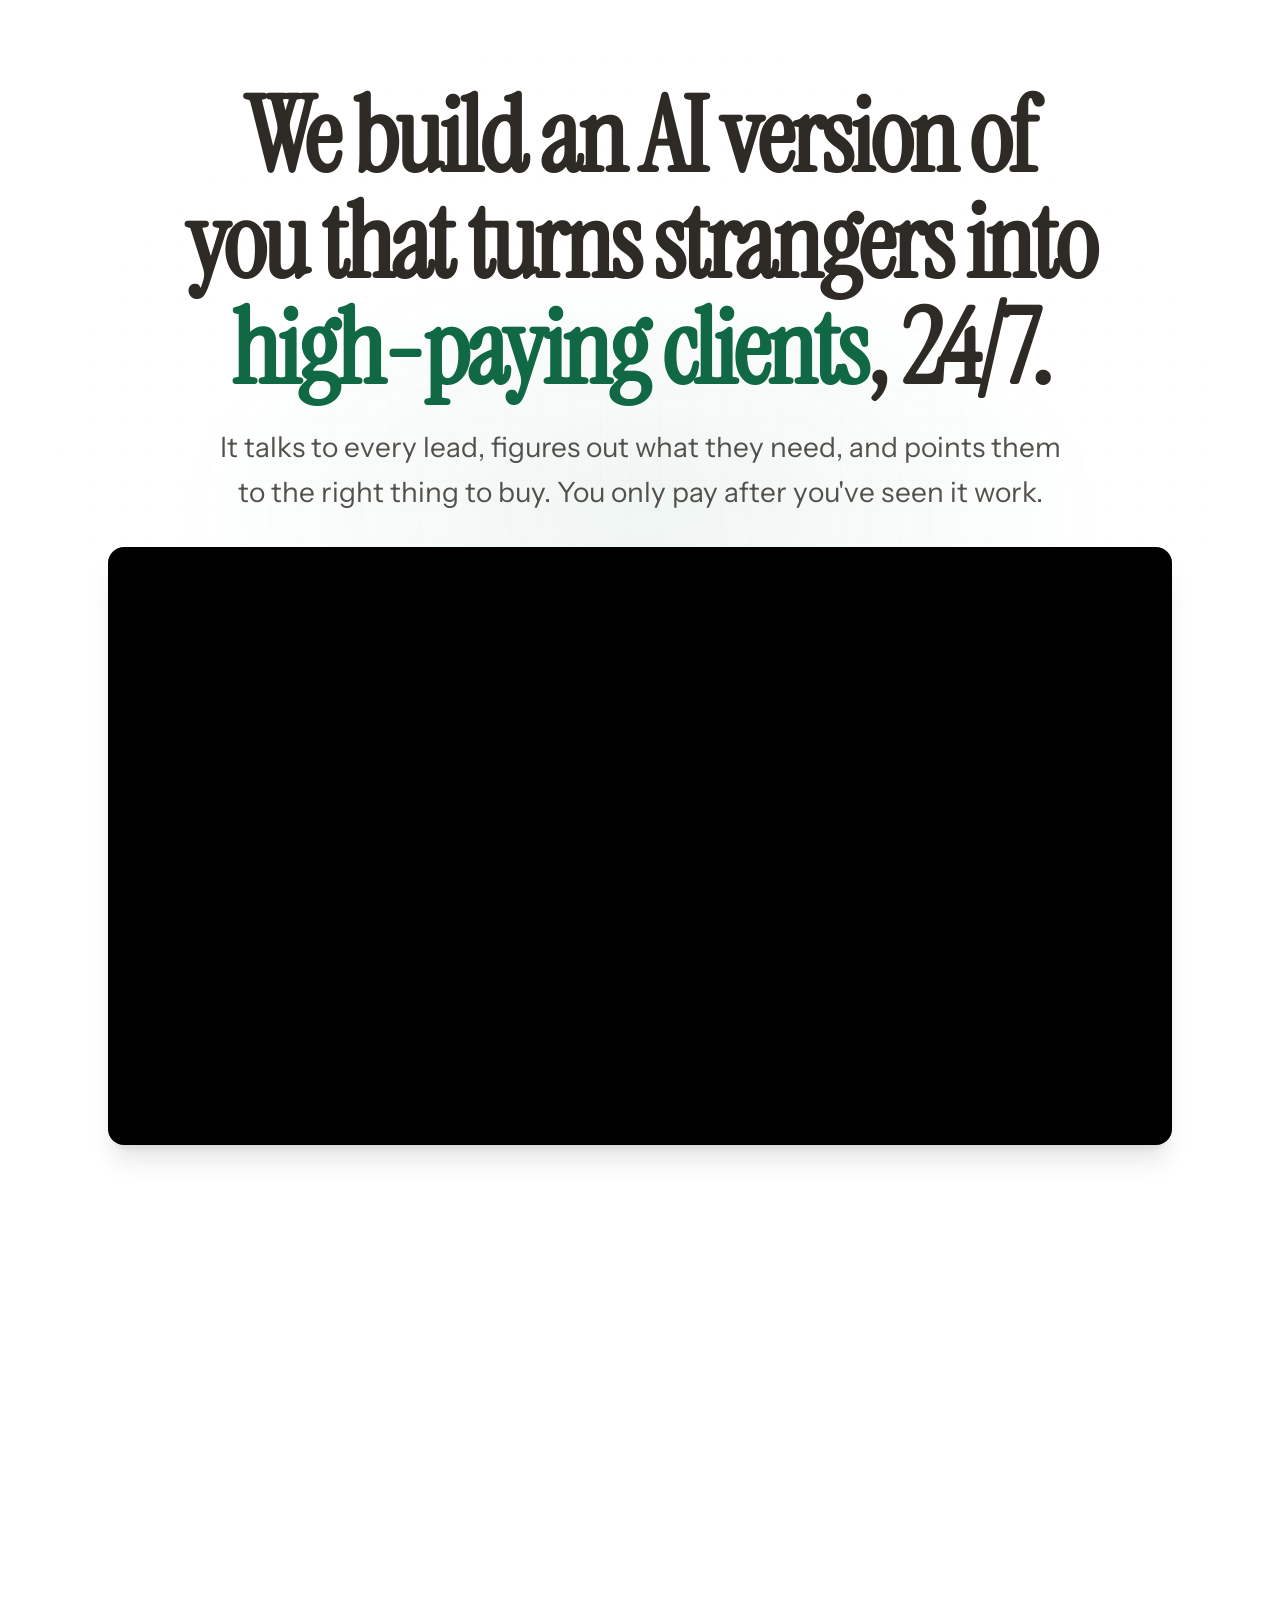
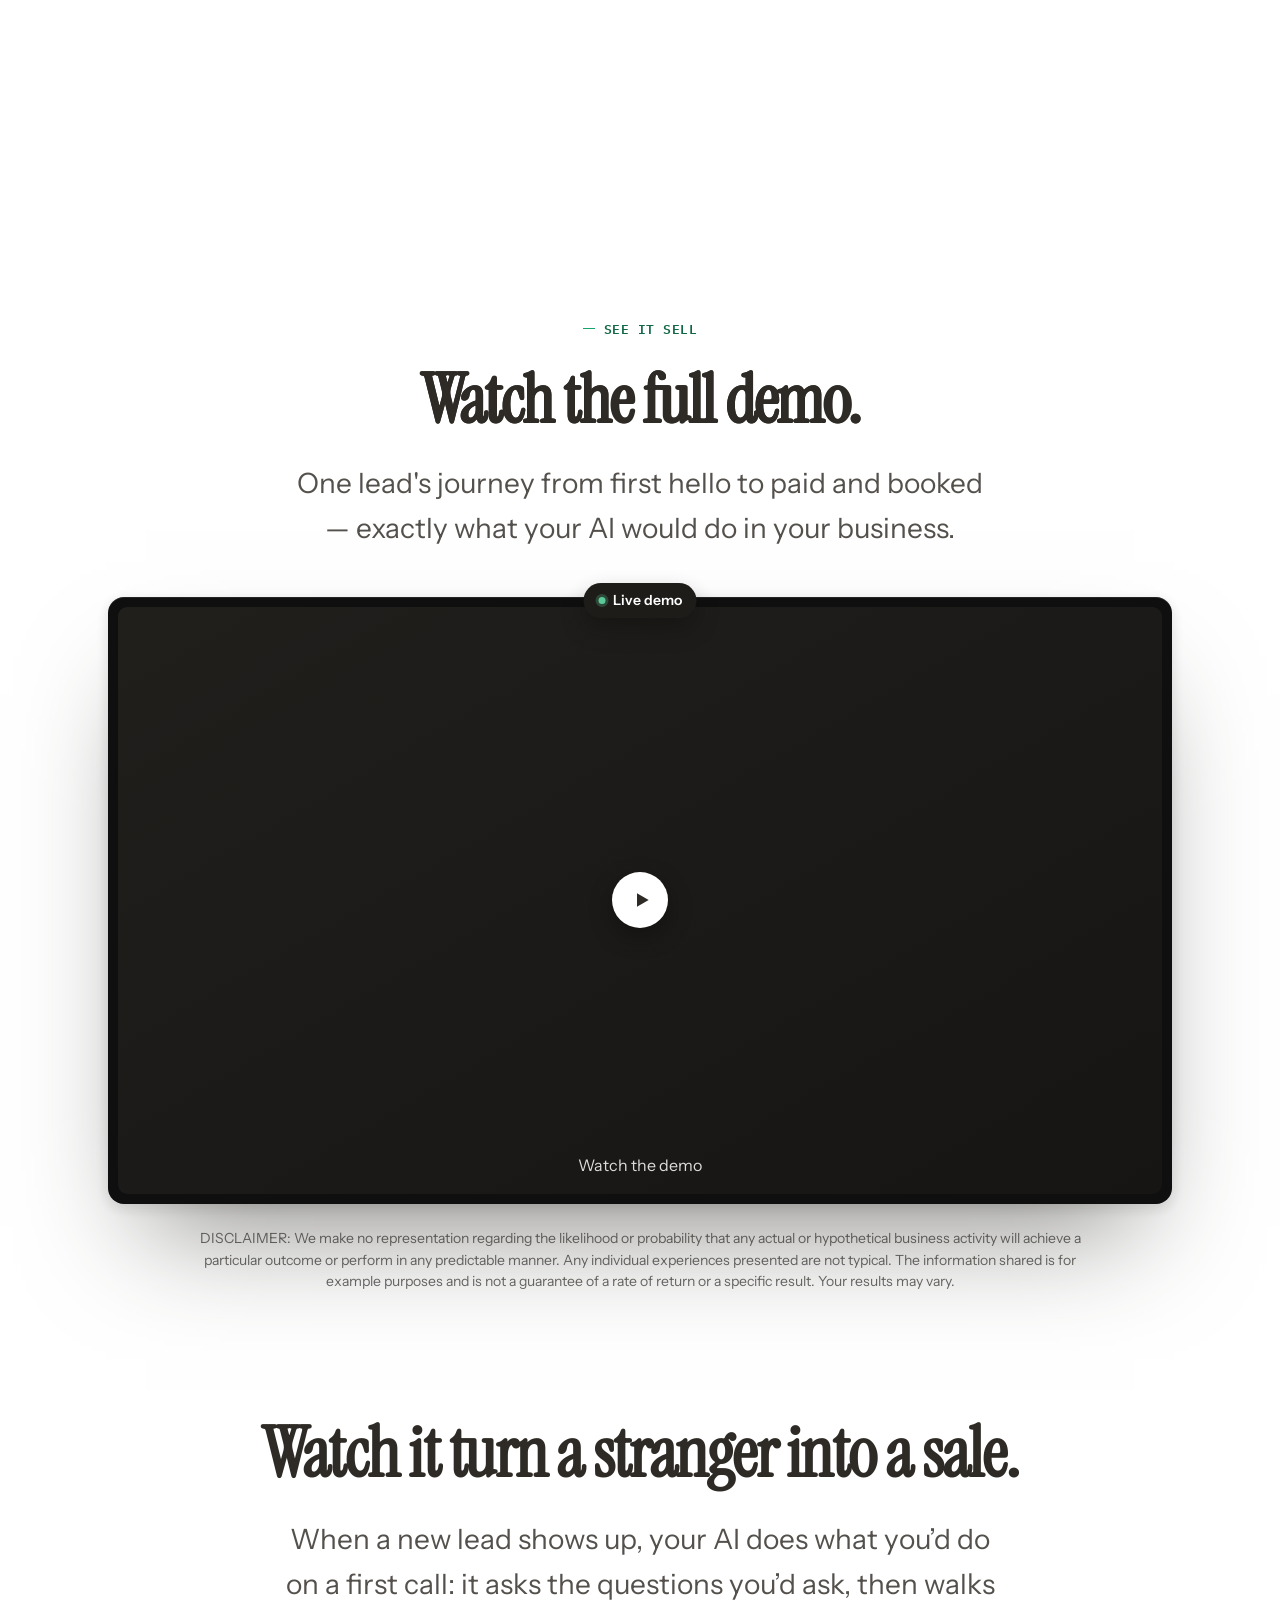
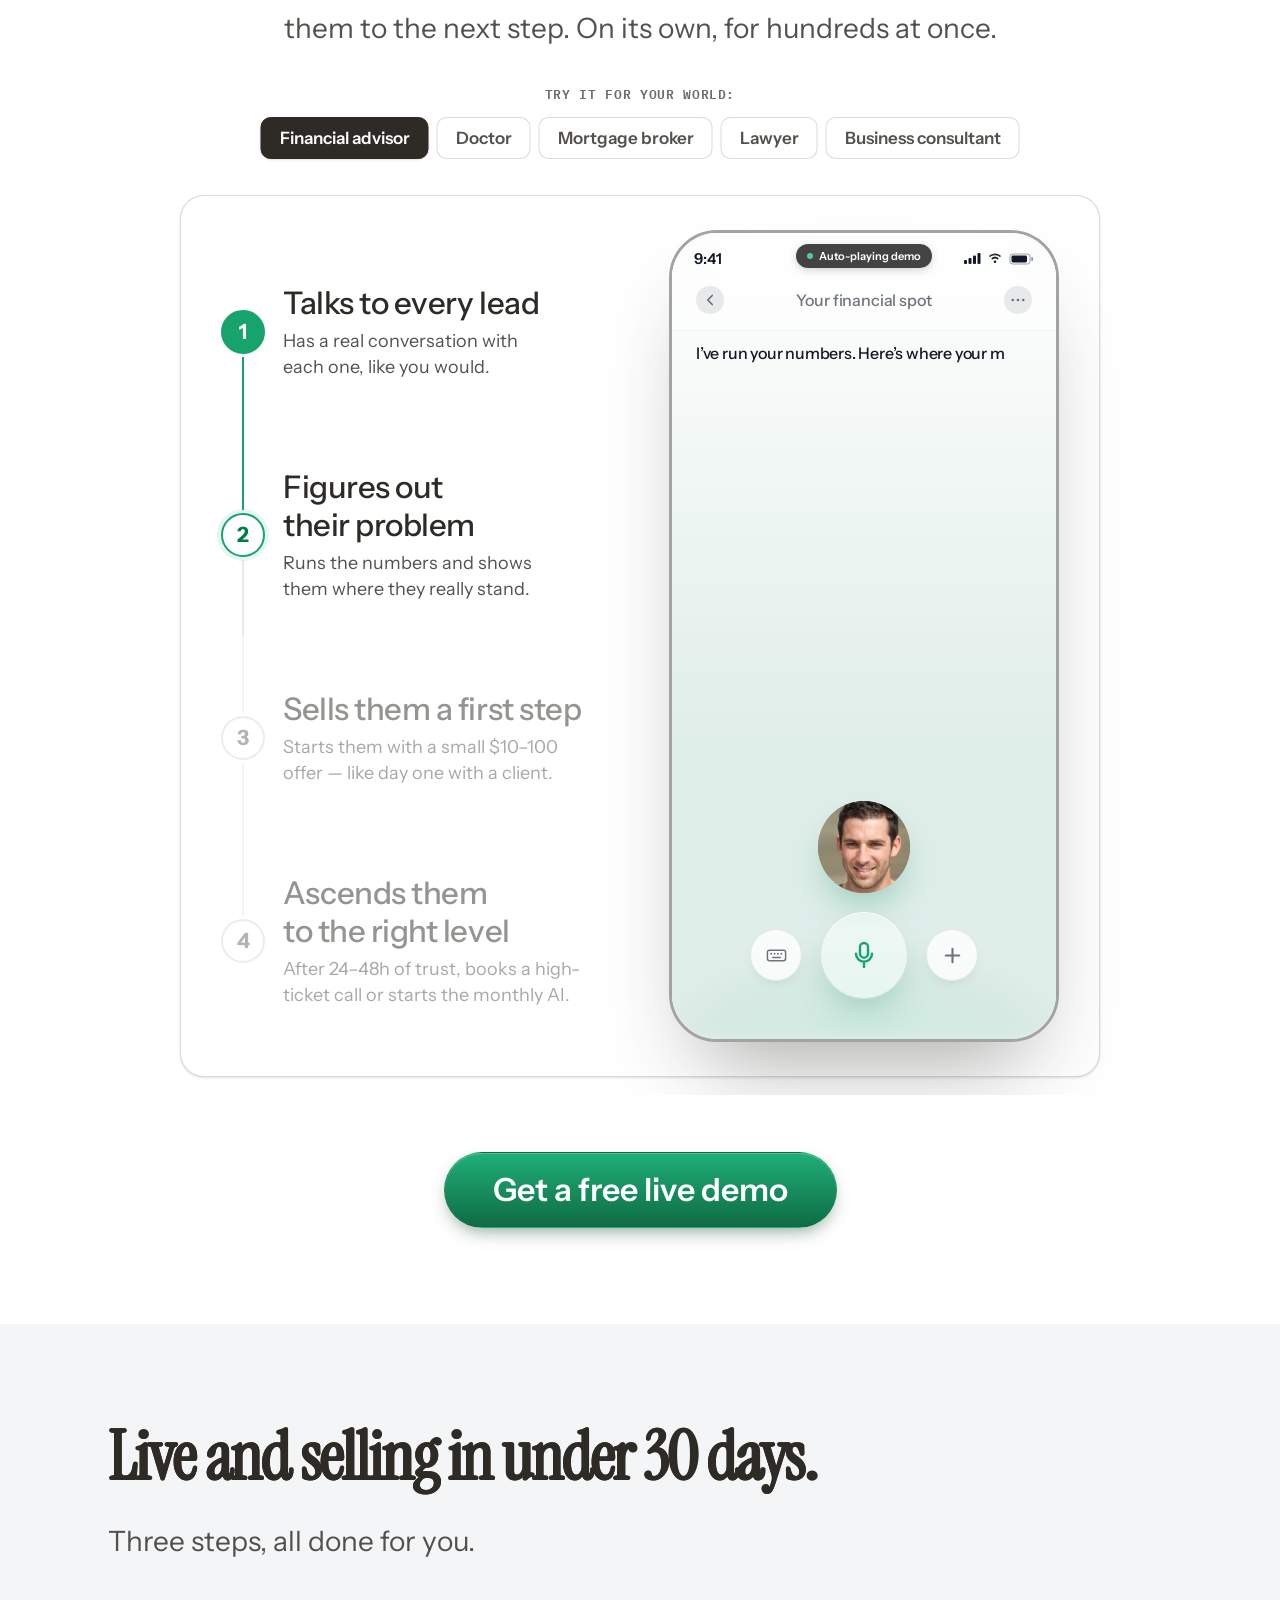
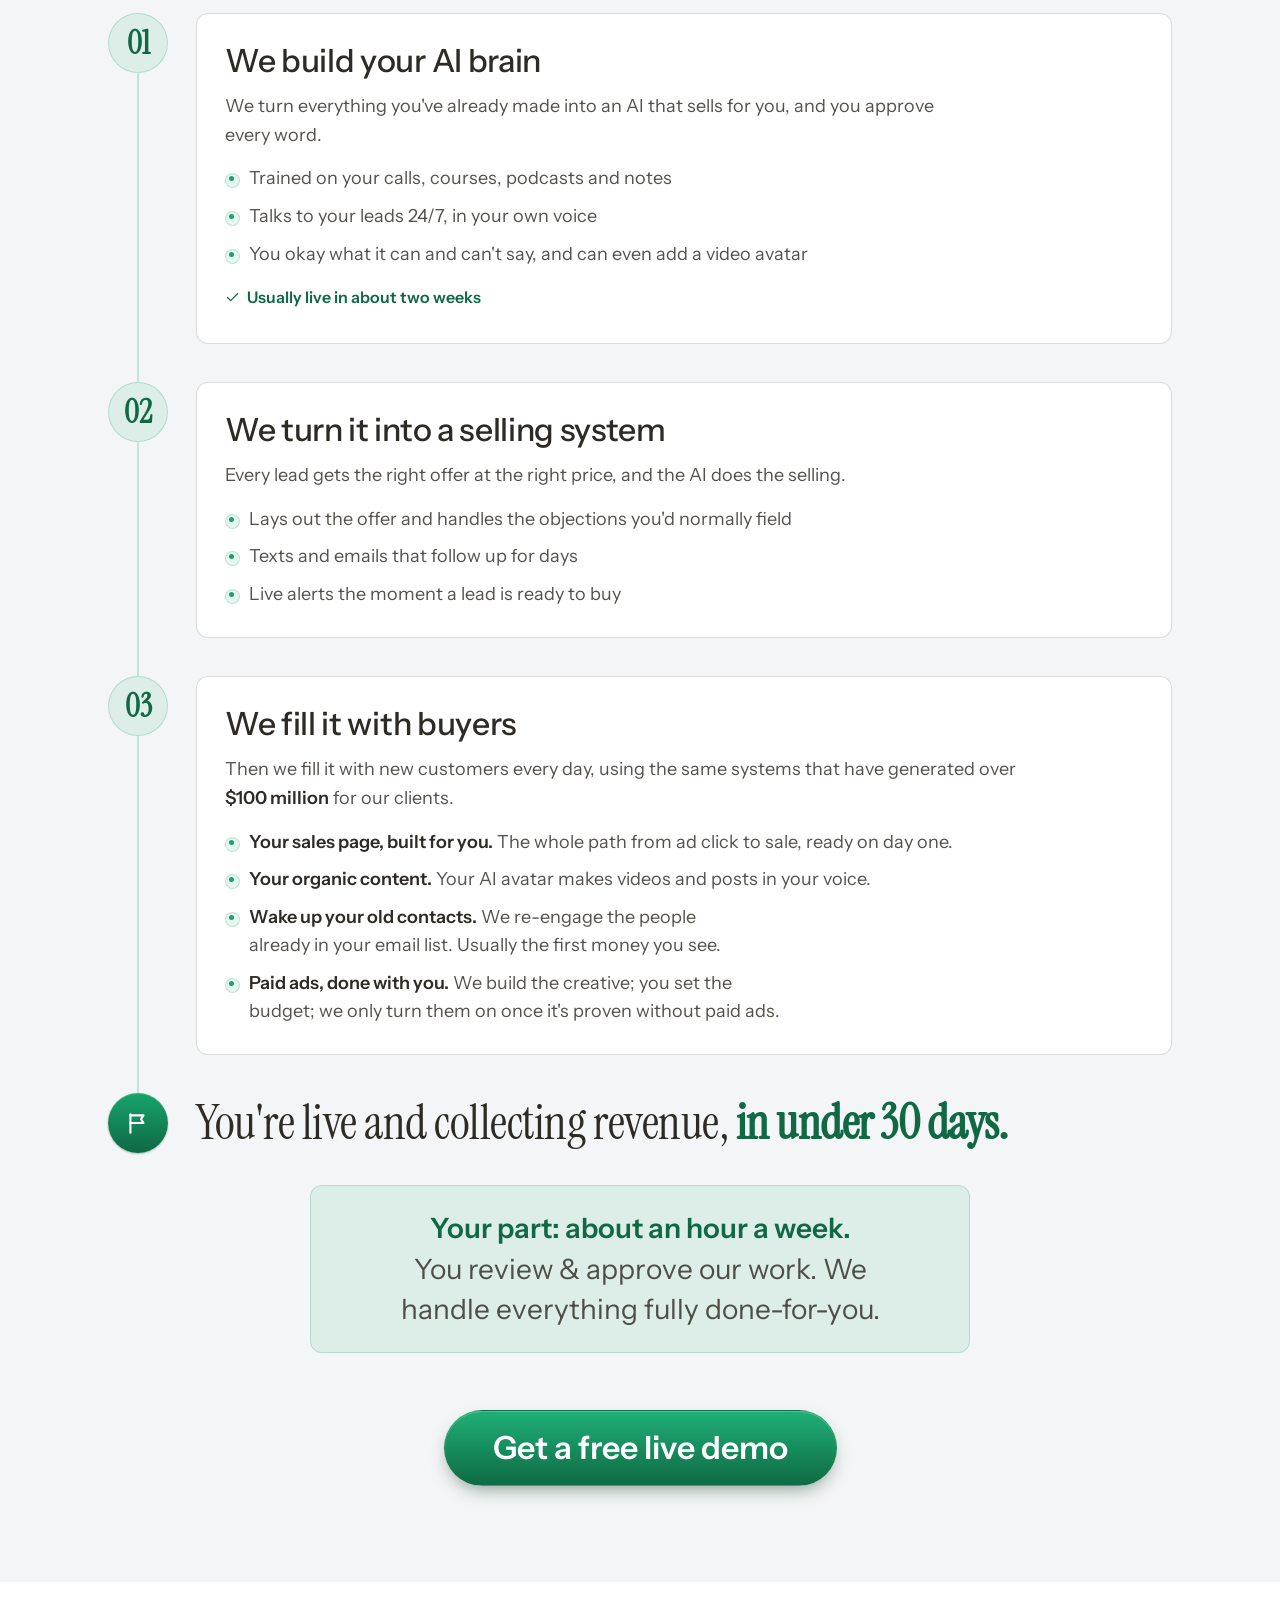
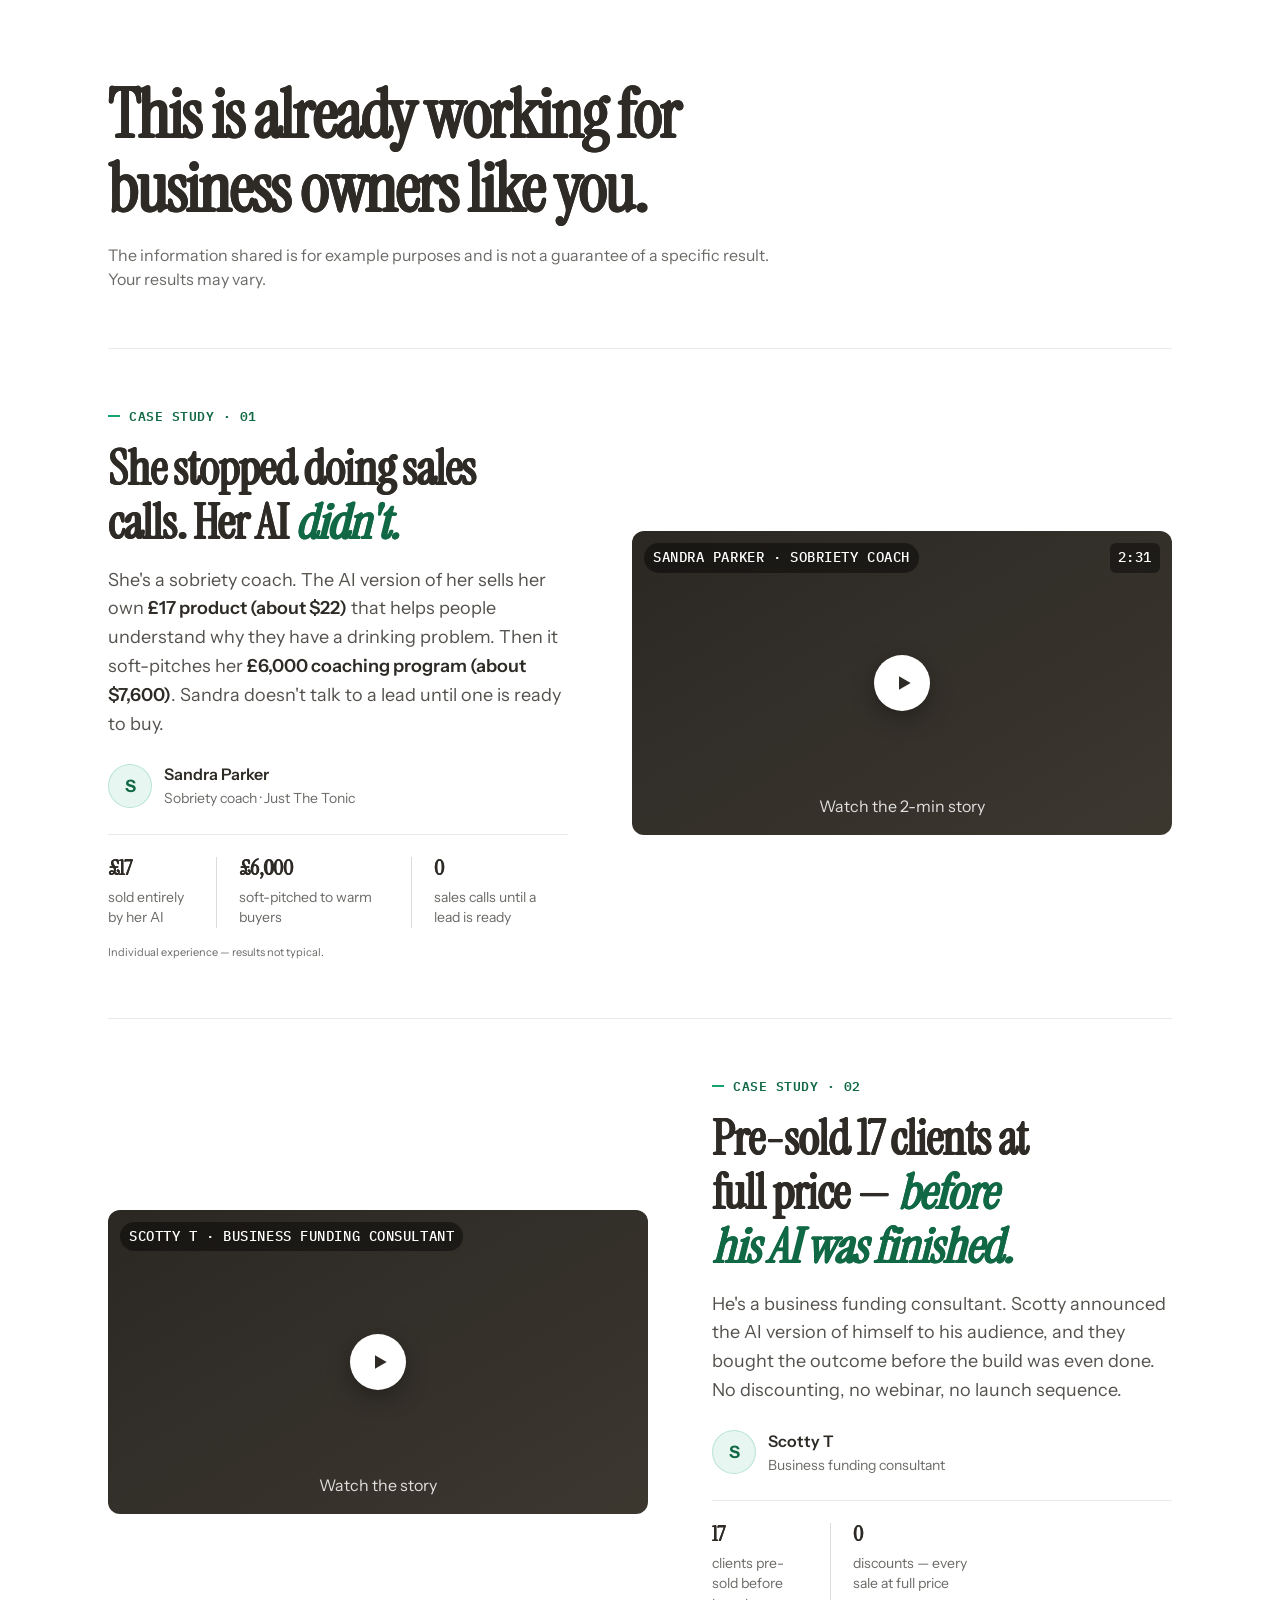
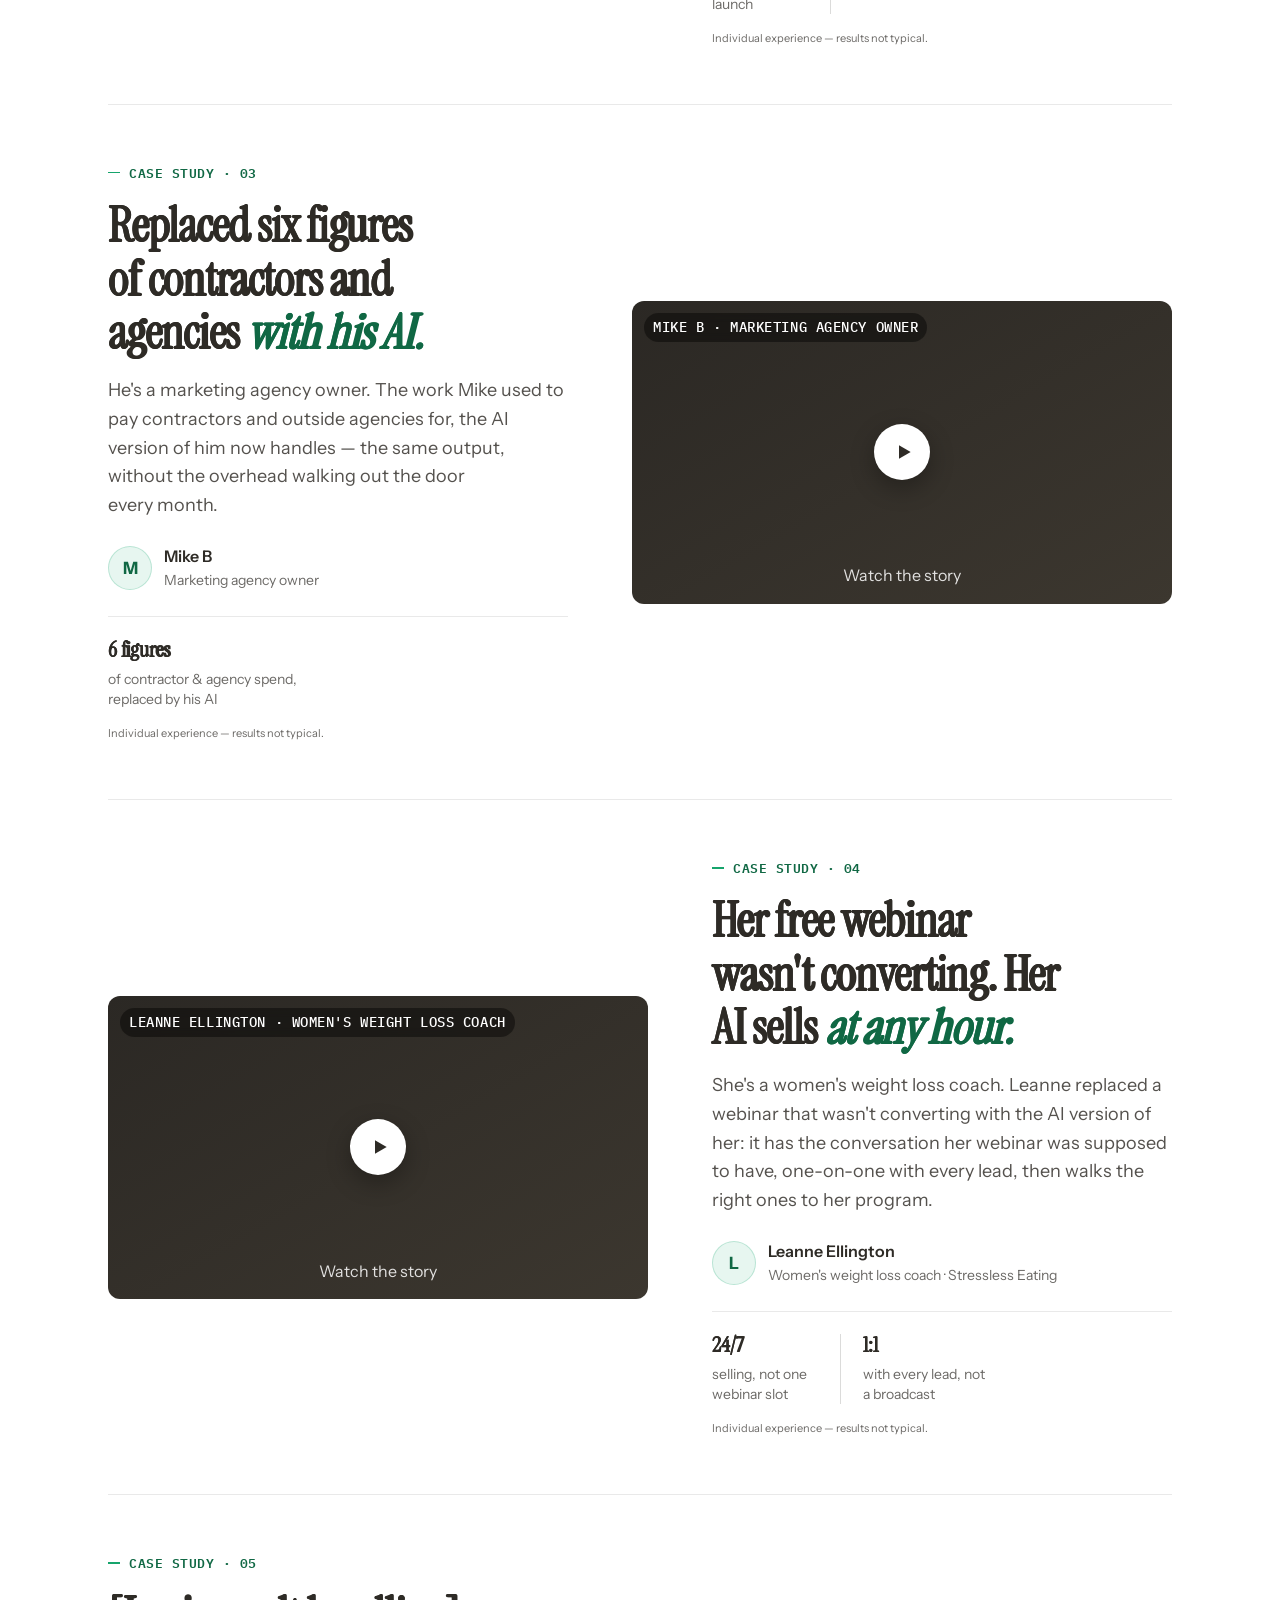
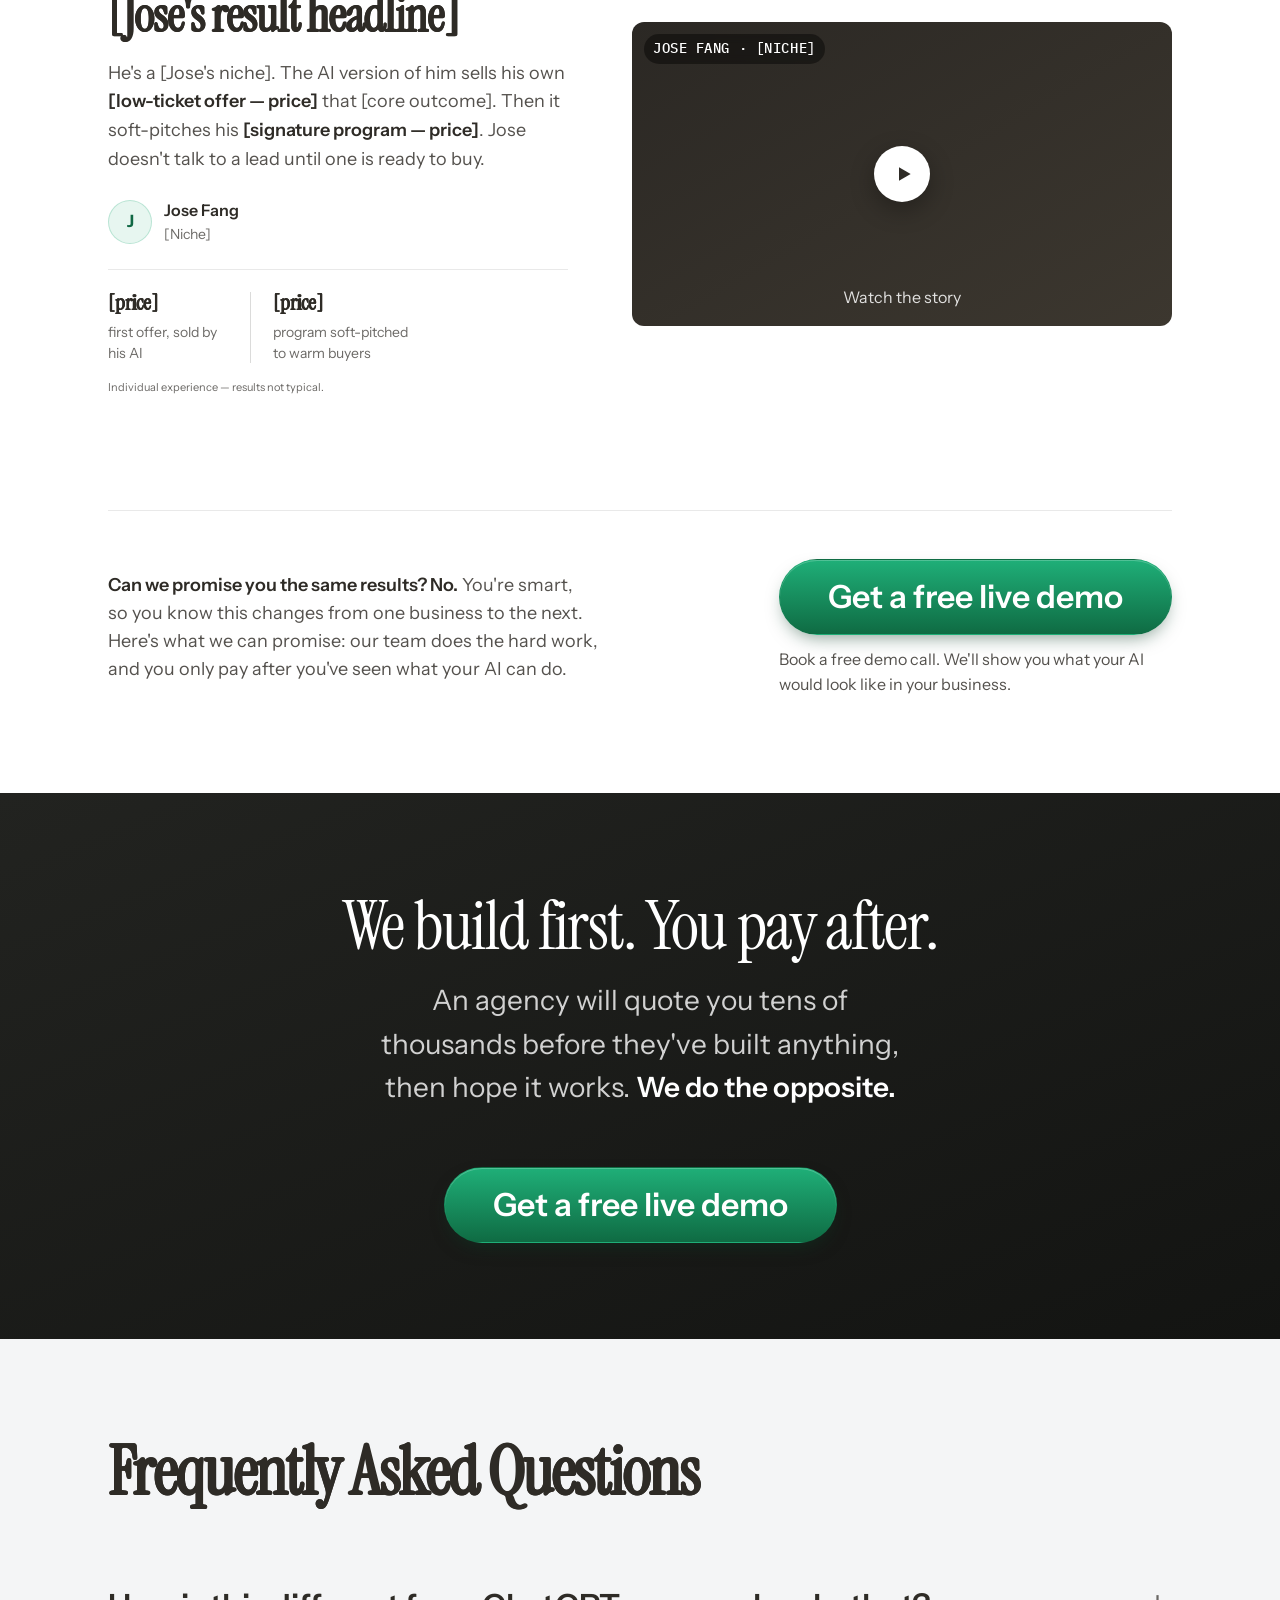
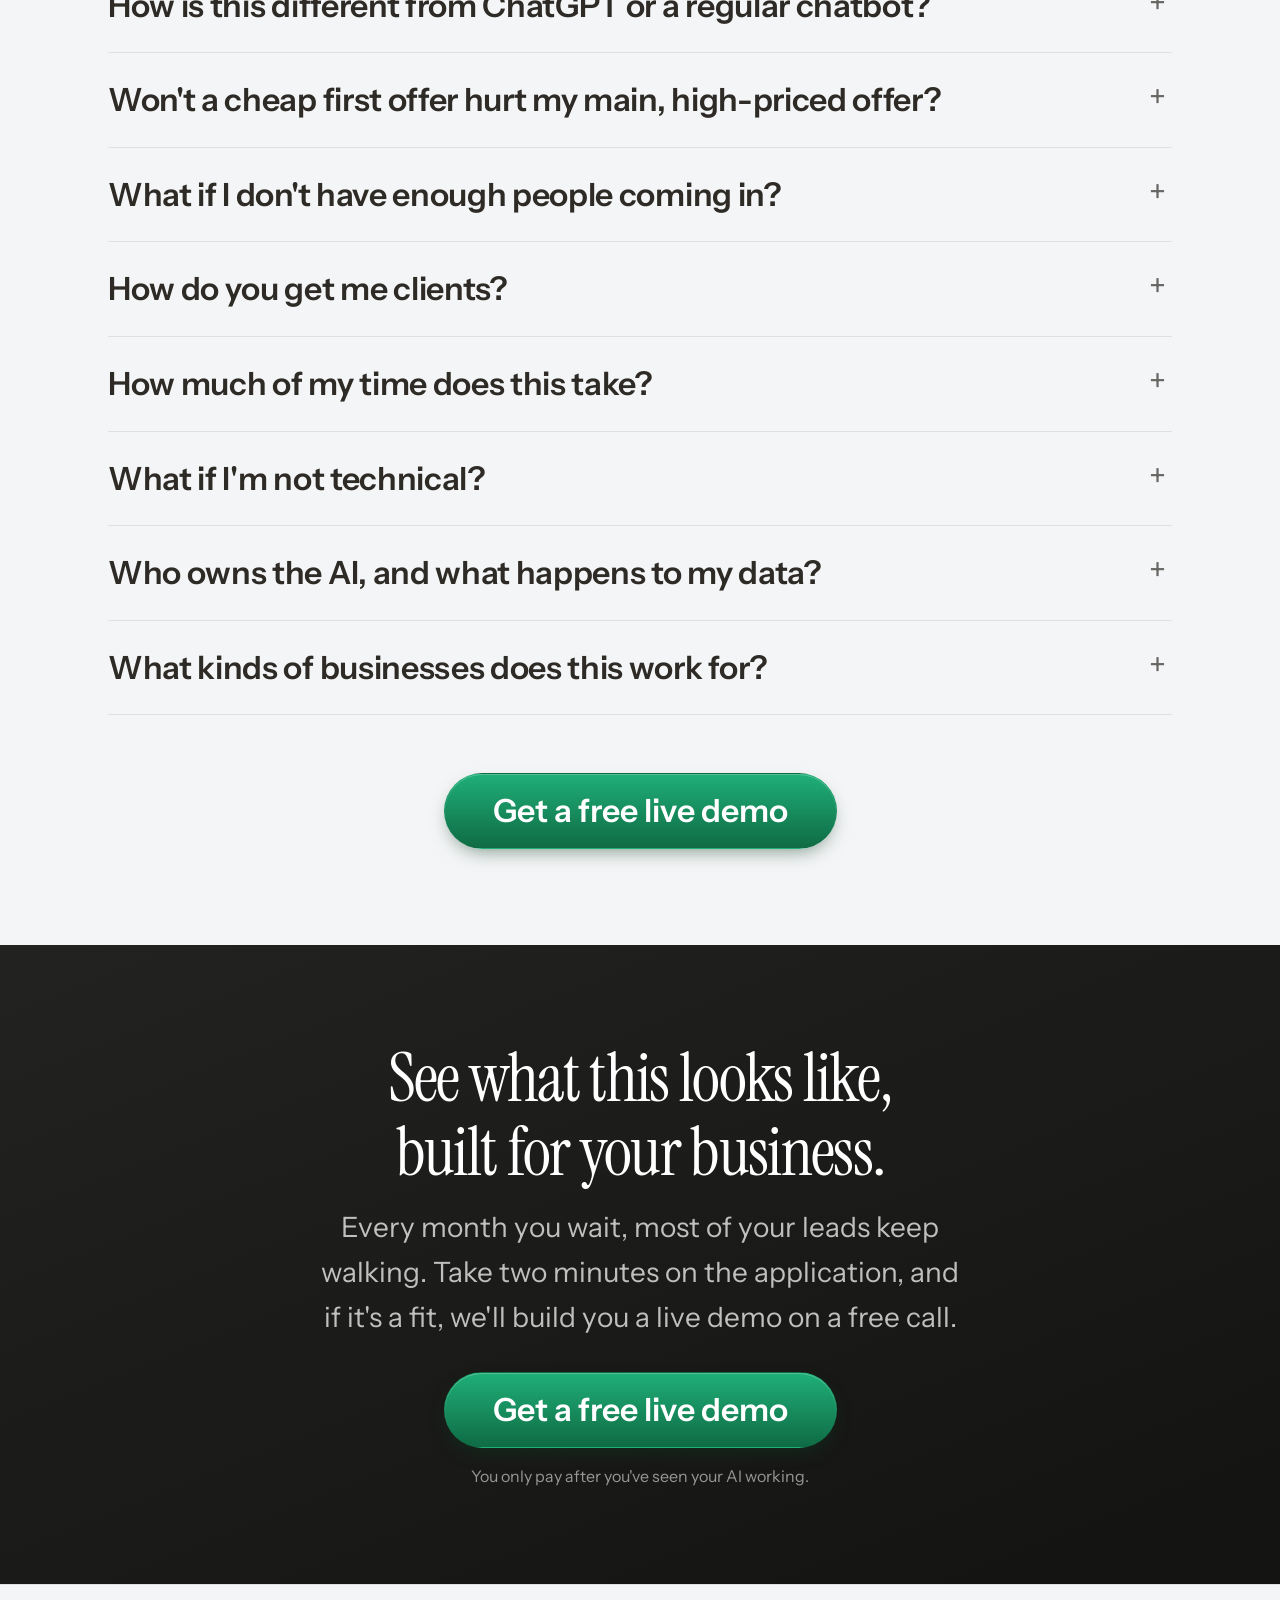
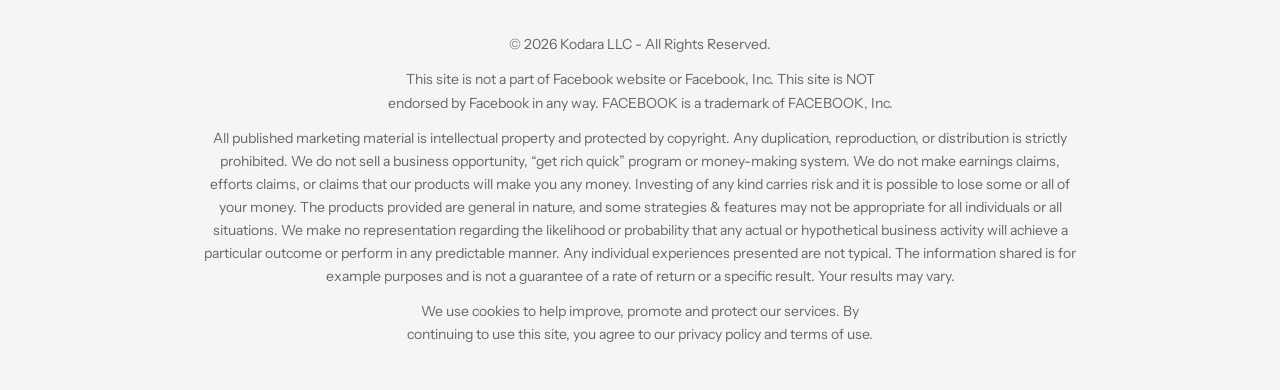
<file: index.html>
<!DOCTYPE html>
<html lang="en">
<head>
<meta charset="UTF-8" />
<meta name="viewport" content="width=device-width, initial-scale=1.0" />
<title>Kodara · An AI Version of You</title>
<meta name="description" content="We build an AI version of you that turns cold strangers into high-paying clients, 24/7. You only pay after you've seen it work." />
<link rel="preload" href="fonts/instrument-serif-latin.woff2" as="font" type="font/woff2" crossorigin />
<link rel="preload" href="fonts/instrument-sans-latin.woff2" as="font" type="font/woff2" crossorigin />
<style>
/* self-hosted fonts — latin + latin-ext, normal weights only (no third-party request, no render-blocking CSS) */
@font-face{font-family:'IBM Plex Mono';font-style:normal;font-weight:500;font-display:swap;src:url(fonts/ibm-plex-mono-500-latin.woff2) format('woff2');unicode-range:U+0000-00FF,U+0131,U+0152-0153,U+02BB-02BC,U+02C6,U+02DA,U+02DC,U+0304,U+0308,U+0329,U+2000-206F,U+20AC,U+2122,U+2191,U+2193,U+2212,U+2215,U+FEFF,U+FFFD}
@font-face{font-family:'IBM Plex Mono';font-style:normal;font-weight:500;font-display:swap;src:url(fonts/ibm-plex-mono-500-latin-ext.woff2) format('woff2');unicode-range:U+0100-02BA,U+02BD-02C5,U+02C7-02CC,U+02CE-02D7,U+02DD-02FF,U+0304,U+0308,U+0329,U+1D00-1DBF,U+1E00-1E9F,U+1EF2-1EFF,U+2020,U+20A0-20AB,U+20AD-20C0,U+2113,U+2C60-2C7F,U+A720-A7FF}
@font-face{font-family:'IBM Plex Mono';font-style:normal;font-weight:600;font-display:swap;src:url(fonts/ibm-plex-mono-600-latin.woff2) format('woff2');unicode-range:U+0000-00FF,U+0131,U+0152-0153,U+02BB-02BC,U+02C6,U+02DA,U+02DC,U+0304,U+0308,U+0329,U+2000-206F,U+20AC,U+2122,U+2191,U+2193,U+2212,U+2215,U+FEFF,U+FFFD}
@font-face{font-family:'IBM Plex Mono';font-style:normal;font-weight:600;font-display:swap;src:url(fonts/ibm-plex-mono-600-latin-ext.woff2) format('woff2');unicode-range:U+0100-02BA,U+02BD-02C5,U+02C7-02CC,U+02CE-02D7,U+02DD-02FF,U+0304,U+0308,U+0329,U+1D00-1DBF,U+1E00-1E9F,U+1EF2-1EFF,U+2020,U+20A0-20AB,U+20AD-20C0,U+2113,U+2C60-2C7F,U+A720-A7FF}
@font-face{font-family:'Instrument Sans';font-style:normal;font-weight:400 700;font-stretch:100%;font-display:swap;src:url(fonts/instrument-sans-latin.woff2) format('woff2');unicode-range:U+0000-00FF,U+0131,U+0152-0153,U+02BB-02BC,U+02C6,U+02DA,U+02DC,U+0304,U+0308,U+0329,U+2000-206F,U+20AC,U+2122,U+2191,U+2193,U+2212,U+2215,U+FEFF,U+FFFD}
@font-face{font-family:'Instrument Sans';font-style:normal;font-weight:400 700;font-stretch:100%;font-display:swap;src:url(fonts/instrument-sans-latin-ext.woff2) format('woff2');unicode-range:U+0100-02BA,U+02BD-02C5,U+02C7-02CC,U+02CE-02D7,U+02DD-02FF,U+0304,U+0308,U+0329,U+1D00-1DBF,U+1E00-1E9F,U+1EF2-1EFF,U+2020,U+20A0-20AB,U+20AD-20C0,U+2113,U+2C60-2C7F,U+A720-A7FF}
@font-face{font-family:'Instrument Serif';font-style:normal;font-weight:400;font-display:swap;src:url(fonts/instrument-serif-latin.woff2) format('woff2');unicode-range:U+0000-00FF,U+0131,U+0152-0153,U+02BB-02BC,U+02C6,U+02DA,U+02DC,U+0304,U+0308,U+0329,U+2000-206F,U+20AC,U+2122,U+2191,U+2193,U+2212,U+2215,U+FEFF,U+FFFD}
@font-face{font-family:'Instrument Serif';font-style:normal;font-weight:400;font-display:swap;src:url(fonts/instrument-serif-latin-ext.woff2) format('woff2');unicode-range:U+0100-02BA,U+02BD-02C5,U+02C7-02CC,U+02CE-02D7,U+02DD-02FF,U+0304,U+0308,U+0329,U+1D00-1DBF,U+1E00-1E9F,U+1EF2-1EFF,U+2020,U+20A0-20AB,U+20AD-20C0,U+2113,U+2C60-2C7F,U+A720-A7FF}
/* == tokens:auto — synced from tokens.css; edit tokens.css, not this block == */
/* Kodara design tokens — single source of truth.
   Edit THIS file, then run `node build-cf.mjs`: it re-inlines this block into
   index.html and front-door-app-embed.html (between the tokens markers) and
   regenerates the ClickFunnels embeds. Never edit the inlined copies. */
:root{
  /* neutrals — warm ink (marketing layer; the in-app demo UI keeps its own cool-gray neutrals) */
  --bg:#FFFFFF; --surface:#F4F5F6; --surface-2:#FAFBFC;
  --ink:#2E2B26; --ink-2:rgba(46,43,38,.82); --ink-3:rgba(46,43,38,.70);
  --line:rgba(46,43,38,.10); --line-2:rgba(46,43,38,.17);
  /* accent */
  --accent:#16A46C; --accent-ink:#106844; --accent-mint:#5BC998;
  --accent-soft:rgba(22,164,108,.10); --accent-line:rgba(22,164,108,.22);
  /* dark sections */
  --dark:#222320; --dark-2:#131412;
  /* buttons */
  --btnA:#1faf78; --btnB:#0f6b43;
  --grad-btn:linear-gradient(180deg,var(--btnA),var(--btnB));
  /* shadows */
  --shadow-accent:0 8px 18px -6px rgba(12,61,38,.5);
  --shadow-accent-lift:0 16px 30px -8px rgba(12,61,38,.6);
  --shadow-accent-sm:0 6px 16px -4px rgba(12,61,38,.45);
  --shadow-mockup:0 20px 25px -5px rgba(0,0,0,0.1),0 8px 10px -6px rgba(0,0,0,0.1);
  --shadow-sm:0 1px 3px 0 rgba(0,0,0,0.1),0 1px 2px -1px rgba(0,0,0,0.1);
  --shadow-device:0 50px 90px -34px rgba(46,43,38,.42);
  /* radius scale */
  --r-sm:10px; --r-md:12px; --r-lg:16px; --r-xl:24px; --r-pill:999px;
  /* z-index (page layer) */
  --z-nav:60; --z-overlay:40;
  /* motion */
  --ease-out:cubic-bezier(.2,.7,.2,1);
  --ease-spring:cubic-bezier(.32,.72,0,1);
  --ease-move:cubic-bezier(.5,0,.2,1);
  --dur-fast:.15s; --dur-base:.3s; --dur-slow:.55s;
  /* type — rem modular scale (respects user font-size); body 22px @16 root */
  --fs-micro:.875rem; --fs-xs:1rem; --fs-sm:1.125rem; --fs-body:1.375rem;
  --fs-lead:clamp(1.5rem, 1.2rem + 1vw, 1.75rem);
  --fs-title:clamp(1.625rem, 1.35rem + .9vw, 2rem);
  --fs-h3:clamp(1.875rem, 1.4rem + 2vw, 3.25rem);
  --fs-h2:clamp(2.375rem, 1.5rem + 3.4vw, 4.75rem);
  --fs-display:clamp(2.5rem, 1.2rem + 6.6vw, 6.5rem);
  --fs-label:.8125rem;
  /* tracking */
  --track-tight:-.015em; --track-tighter:-.025em;
  /* spacing — 8pt grid in rem (scales with user font-size) */
  --sp-1:.25rem; --sp-2:.5rem; --sp-3:.75rem; --sp-4:1rem; --sp-5:1.5rem; --sp-6:2rem; --sp-7:3rem; --sp-8:4rem; --sp-9:6rem;
  /* fonts */
  --font-display:"Instrument Serif",serif;
  --font-body:"Instrument Sans",sans-serif;
  --mono:"IBM Plex Mono",monospace;
  /* decorative grid */
  --grid-opacity:0.12;
}
/* Breakpoints cannot be custom properties. Canonical set: 600 / 760 / 860 px max-width. */
/* == /tokens:auto == */
:root{
  /* page-local layout + rhythm (not shared with the embed) */
  --maxw:1120px; --w-content:880px; --w-prose:740px; --measure:66ch;
  --space-section:clamp(4rem, 2rem + 5vw, 9rem); --space-block:clamp(2.5rem, 1.5rem + 2.6vw, 5.25rem); --space-head:clamp(2.5rem, 1.5rem + 2vw, 4rem); --space-eyebrow:var(--sp-5); --space-heading:var(--sp-5); --space-para:var(--sp-5); --space-tight:var(--sp-3);
}
*{box-sizing:border-box;margin:0;padding:0}
html{-webkit-text-size-adjust:100%;scroll-behavior:smooth;overflow-x:clip}
body{font-family:var(--font-body);background:var(--bg);color:var(--ink);line-height:1.55;-webkit-font-smoothing:antialiased;text-rendering:optimizeLegibility;overflow-x:clip;font-size:var(--fs-body)}
a{color:inherit;text-decoration:none}
.wrap{max-width:var(--maxw);margin:0 auto;padding:0 28px}
.wrap-narrow{max-width:780px;margin:0 auto;padding:0 28px}
:focus-visible{outline:none;box-shadow:0 0 0 2px #fff,0 0 0 4px var(--accent)}

/* sections */
.section{padding:var(--space-section) 0}
.section.tint{background:var(--surface)}
.section-head{max-width:var(--w-prose);margin-bottom:var(--space-head)}
/* microlabel — uppercase mono utility label; weight/color stay per class */
.eyebrow,.seal-k,.player-tag,.player-dur{font-family:var(--mono);font-size:var(--fs-label);letter-spacing:.04em;text-transform:uppercase}
.eyebrow{font-weight:700;color:var(--accent-ink);margin-bottom:var(--space-eyebrow);display:flex;align-items:center;gap:9px}
.eyebrow::before{content:"";width:12px;height:1.5px;background:var(--accent);display:inline-block}
h2{font-family:var(--font-display);font-weight:700;font-size:var(--fs-h2);line-height:1.1;letter-spacing:var(--track-tighter);color:var(--ink);text-shadow:0.3px 0 0 currentColor}
h3{font-family:var(--font-body);font-weight:700;font-size:var(--fs-h3);letter-spacing:var(--track-tight);line-height:1.2;color:var(--ink)}
h1.headline,h2,h3{text-wrap:balance}
/* balance multi-line text so the last line is never a 1-2 word orphan */
.sub,.subhead,.glead,.cs-h,.tl-title,.tl-done,.tl-yourpart,.deliver li,.faq summary,.faq-ans p,.proof-note .pn-text,.footer-legal p{text-wrap:balance}
.sub{font-size:var(--fs-lead);color:var(--ink-2);line-height:1.6;margin-top:var(--space-heading);max-width:60ch}
p{color:var(--ink-2);text-wrap:pretty;max-width:var(--measure)}
.hero p,.final p,.gwrap p,.seal p{margin-inline:auto}
strong{color:var(--ink);font-weight:600}
.two-col{display:grid;grid-template-columns:1fr 1fr;gap:clamp(40px,5vw,72px);align-items:center}
.muted{color:var(--ink-2)}

/* buttons */
.btn{display:inline-flex;align-items:center;gap:8px;font-family:var(--font-body);font-weight:600;font-size:var(--fs-sm);border-radius:var(--r-pill);cursor:pointer;transition:transform var(--dur-fast) ease,box-shadow var(--dur-fast) ease,background var(--dur-fast) ease,border-color var(--dur-fast) ease,filter var(--dur-fast) ease;border:1px solid transparent;line-height:1}
.btn-primary{position:relative;overflow:hidden;background:var(--grad-btn);color:#fff;font-size:var(--fs-title);padding:21px 48px;box-shadow:var(--shadow-accent),inset 0 1px 0 rgba(255,255,255,.22)}
.btn-primary:hover{filter:brightness(1.07);transform:translateY(-2px);box-shadow:var(--shadow-accent-lift),inset 0 1px 0 rgba(255,255,255,.28)}
.btn-primary:active{transform:translateY(0)}
/* shimmer border on the primary CTA */
.btn-primary::after{content:"";position:absolute;inset:-1px;background:linear-gradient(90deg,transparent,rgba(255,255,255,0.4),transparent);transform:translateX(-100%);transition:none}
.btn-primary:hover::after{transform:translateX(100%);transition:transform .5s ease}
.btn-ghost{background:var(--bg);color:var(--ink);padding:12px 18px;border-color:var(--line-2)}
.btn-ghost:hover{border-color:var(--ink-3);background:var(--surface)}
.btn .arrow{transition:transform .15s ease}
.btn:hover .arrow{transform:translateX(3px)}

/* hero */
.hero{position:relative;padding:84px 0 0;text-align:center;overflow:hidden}
.hero-inner{position:relative;z-index:2;max-width:var(--maxw);margin:0 auto}
h1.headline{font-family:var(--font-display);font-weight:700;font-size:var(--fs-display);line-height:1.02;letter-spacing:-.03em;color:var(--ink);margin:0 auto var(--sp-5);max-width:24ch}
.headline .accent-word{color:var(--accent-ink)}
.subhead{font-size:var(--fs-lead);color:var(--ink-2);max-width:56ch;margin:0 auto var(--sp-6);line-height:1.6;font-weight:400}
.hero-glow{position:absolute;left:50%;top:300px;transform:translateX(-50%);width:1100px;height:700px;z-index:1;pointer-events:none;background:radial-gradient(60% 50% at 50% 30%,rgba(30,122,84,.07),rgba(30,122,84,0) 70%);filter:blur(20px)}

/* hero media stage */
.mockup-stage{position:relative;z-index:2;margin-top:var(--sp-6);padding-bottom:0}

/* big demo · desktop monitor stage (16:9 panel — the demo fills the screen edge-to-edge) */
.lp-head{text-align:center;max-width:760px;margin:0 auto}
.lp-head .eyebrow{justify-content:center}
.lp-head .sub{margin-inline:auto}
.lp-scene{margin-top:clamp(28px,4vw,46px);position:relative;display:flex;flex-direction:column;align-items:center}
.lp-scene::before{content:"";position:absolute;left:50%;top:46%;transform:translate(-50%,-50%);width:min(1150px,120vw);height:560px;background:radial-gradient(50% 55% at 50% 45%,rgba(22,164,108,.13),transparent 70%);filter:blur(14px);z-index:0;pointer-events:none}
.lp-lid{position:relative;z-index:2;width:100%;background:#0E0F0E;border-radius:clamp(10px,1.6vw,16px);padding:clamp(6px,1vw,10px);box-shadow:0 60px 110px -38px rgba(46,43,38,.55),0 4px 14px rgba(46,43,38,.14),inset 0 1px 0 rgba(255,255,255,.09)}
.lp-chip{position:absolute;z-index:5;top:-14px;left:50%;transform:translateX(-50%);display:inline-flex;align-items:center;gap:7px;background:#1d1c19;color:#fff;font-size:var(--fs-micro);font-weight:600;padding:7px 15px;border-radius:var(--r-pill);box-shadow:0 10px 24px rgba(0,0,0,.25);white-space:nowrap}
.lp-chip .d{width:7px;height:7px;border-radius:50%;background:var(--accent-mint);box-shadow:0 0 0 3px rgba(91,201,152,.25)}
.lp-screen{position:relative;border-radius:clamp(6px,1vw,9px);overflow:hidden;background:#050606}
.lp-viewport{position:relative;width:100%;aspect-ratio:16/9;overflow:hidden;background:linear-gradient(150deg,#211f1c,#161514)}
/* in-demo proof chips, anchored to the frame (desktop only) */
.lp-card{position:absolute;z-index:5;display:flex;align-items:center;gap:9px;background:#fff;border:1px solid var(--line-2);border-radius:var(--r-md);padding:10px 14px;box-shadow:0 18px 40px -14px rgba(46,43,38,.35)}
.lp-card .ic{width:26px;height:26px;border-radius:50%;background:var(--accent-soft);border:1px solid var(--accent-line);color:var(--accent-ink);display:flex;align-items:center;justify-content:center;flex:none}
.lp-card .ic svg{width:13px;height:13px}
.lp-card .t{font-size:13px;font-weight:600;color:var(--ink);line-height:1.3}
.lp-card .s{font-size:11px;color:var(--ink-3);margin-top:1px}
.lp-card.left{left:-118px;top:120px}
.lp-card.right{right:-104px;top:268px}
@media(max-width:1320px){.lp-card{display:none}}
.lp-disclaimer{margin:var(--sp-5) auto 0;max-width:920px;text-align:center;font-size:var(--fs-micro);line-height:1.55;color:var(--ink-3)}
/* tighten only the seam between the demo stage and the industry demo */
#demo{padding-bottom:calc(var(--space-section)*.6)}
#what-it-is{padding-top:calc(var(--space-section)*.6)}

/* steps (how it works) */
/* how we deliver · vertical timeline */
.timeline{--tl-node:60px;--tl-gap:clamp(26px,3.4vw,38px);position:relative;margin:clamp(8px,1.5vw,20px) 0 0}
.tl-step{position:relative;display:grid;grid-template-columns:var(--tl-node) 1fr;gap:clamp(18px,2.6vw,28px);padding-bottom:var(--tl-gap)}
.tl-node{position:relative}
/* connecting spine: bottom of this node → through the gap → top of the next node */
.timeline>:not(:last-child) .tl-node::after{content:"";position:absolute;left:50%;transform:translateX(-50%);top:var(--tl-node);bottom:calc(-1 * var(--tl-gap));width:2px;background:var(--accent-line)}
.tl-num{width:var(--tl-node);height:var(--tl-node);border-radius:50%;border:1px solid var(--accent-line);background:var(--accent-soft);color:var(--accent-ink);display:flex;align-items:center;justify-content:center;font-family:var(--font-display);font-weight:700;font-size:var(--fs-title);line-height:1}
/* card — flat surface recipe */
.tl-card{background:#fff;border:1px solid var(--line-2);border-radius:var(--r-md)}
.tl-card{padding:clamp(20px,2.4vw,28px);transition:transform var(--dur-base) ease-in-out,box-shadow var(--dur-base) ease-in-out}
.tl-card:hover{transform:translateY(-2px);box-shadow:var(--shadow-mockup)}
.tl-title{font-family:var(--font-body);font-weight:500;font-size:var(--fs-title);letter-spacing:-.01em;line-height:1.18;color:var(--ink)}
.tl-card p{font-size:var(--fs-sm);color:var(--ink-2);line-height:1.6;margin-top:var(--space-tight)}
.tl-card .deliver{margin-top:var(--sp-4)}
.tl-card .lead-out{display:inline-flex;align-items:center;gap:7px;margin-top:var(--sp-4);font-weight:600;font-size:var(--fs-xs);color:var(--accent-ink)}
.tl-finish{display:grid;grid-template-columns:var(--tl-node) 1fr;gap:clamp(18px,2.6vw,28px);align-items:center}
.tl-flag{width:var(--tl-node);height:var(--tl-node);border-radius:50%;background:linear-gradient(180deg,#16A46C,#106844);color:#fff;display:flex;align-items:center;justify-content:center;box-shadow:0 1px 2px rgba(16,104,68,.35),inset 0 1px 0 rgba(255,255,255,.18)}
.tl-flag svg{width:26px;height:26px}
.tl-done{font-family:var(--font-display);font-weight:500;font-size:var(--fs-h3);letter-spacing:-.01em;line-height:1.2;color:var(--ink)}
.tl-done strong{color:var(--accent-ink)}
.tl-yourpart{margin:var(--sp-6) auto 0;max-width:660px;background:var(--accent-soft);border:1px solid var(--accent-line);border-radius:var(--r-md);padding:22px 30px;font-size:var(--fs-lead);color:var(--ink-2);line-height:1.45;text-align:center}
.tl-yourpart strong{color:var(--accent-ink)}
@media(max-width:600px){.timeline{--tl-node:46px}.tl-num,.tl-flag{font-size:24px}}

/* final cta — dark theming comes from .section.dark; primary CTA keeps its green pill */
.final{text-align:center}
.final .sub{color:rgba(255,255,255,.72);margin:var(--sp-4) auto var(--sp-6)}
.final-micro{margin-top:var(--sp-4);font-size:var(--fs-xs);color:rgba(255,255,255,.55)}

/* footer */
.footer{background:var(--surface);border-top:1px solid var(--line);padding:48px 0 44px}
.footer-legal{max-width:var(--w-content);margin:0 auto;text-align:center}
.footer-legal p{font-size:var(--fs-micro);line-height:1.65;color:var(--ink-3);max-width:none;margin:0 auto 12px}
.footer-legal p:last-child{margin-bottom:0}

/* sticky cta */

/* reveal */
.js .rv{opacity:0;transform:translateY(14px);transition:opacity var(--dur-slow) var(--ease-out),transform var(--dur-slow) var(--ease-out)}
.rv.in{opacity:1;transform:none}
.js .rv-g>*{opacity:0;transform:translateY(14px);transition:opacity var(--dur-slow) var(--ease-out),transform var(--dur-slow) var(--ease-out)}
.rv-g.in>*{opacity:1;transform:none;transition-delay:calc(var(--i,0)*70ms)}

@media(max-width:760px){.two-col{grid-template-columns:1fr;gap:36px}}
@media(max-width:600px){
  .wrap,.wrap-narrow{padding:0 18px}
  .hero{padding-top:54px}
}
/* embedded auto-playing AI demo (isolated iframe) */
.fd-embed{margin-top:0}
.fd-frame{display:block;width:100%;border:0;background:transparent;height:auto;min-height:600px;transition:height .25s ease}
/* proof */
.player{position:relative;aspect-ratio:16/9;background:linear-gradient(150deg,#2b2824,#3c372f);border-radius:var(--r-md);overflow:hidden}
.player-tag{position:absolute;top:12px;left:12px;background:rgba(0,0,0,.42);color:#fff;font-size:var(--fs-micro);font-weight:500;padding:4px 9px;border-radius:100px;backdrop-filter:blur(4px)}
.player-dur{position:absolute;top:12px;right:12px;background:rgba(0,0,0,.42);color:#fff;font-size:var(--fs-micro);padding:4px 8px;border-radius:6px}
.player-play{position:absolute;inset:0;margin:auto;width:56px;height:56px;border-radius:50%;background:#fff;display:flex;align-items:center;justify-content:center;color:var(--ink);box-shadow:0 8px 24px rgba(0,0,0,.3)}
.player-play svg{margin-left:3px}
.player-watch{position:absolute;left:0;right:0;bottom:16px;text-align:center;color:rgba(255,255,255,.85);font-size:var(--fs-xs)}
/* proof · alternating case-study rows (editorial split: serif headline, number-hugging stat ledger) */
.cases{margin-top:var(--space-block)}
.cs{display:grid;grid-template-columns:1fr minmax(380px,540px);gap:clamp(36px,5vw,72px);align-items:center;padding:var(--space-block) 0;border-top:1px solid var(--line)}
.cs:nth-child(even){grid-template-columns:minmax(380px,540px) 1fr}
.cs:nth-child(even) .cs-media{order:1}
.cs:nth-child(even) .cs-txt{order:2}
.cs-txt .eyebrow{margin-bottom:var(--sp-4)}
.cs-h{font-family:var(--font-display);font-weight:700;font-size:var(--fs-h3);line-height:1.12;letter-spacing:-.015em;color:var(--ink);max-width:18ch;text-shadow:0.3px 0 0 currentColor}
.cs-h em{font-style:italic;color:var(--accent-ink)}
.cs-desc{margin-top:var(--sp-4);font-size:var(--fs-sm);line-height:1.6;color:var(--ink-2);max-width:48ch}
.cs-who{margin-top:var(--sp-5);display:flex;align-items:center;gap:12px}
.cs-av{width:44px;height:44px;border-radius:50%;flex:none;display:flex;align-items:center;justify-content:center;background:var(--accent-soft);border:1px solid var(--accent-line);color:var(--accent-ink);font-weight:700;font-size:17px;overflow:hidden}
.cs-av img{width:100%;height:100%;object-fit:cover;display:block}
.cs-nm{font-weight:600;font-size:var(--fs-xs);color:var(--ink)}
.cs-rl{font-size:var(--fs-micro);color:var(--ink-3);margin-top:1px}
/* stat ledger — columns hug their numerals; hairline divider sits 22px off each number */
.cs-ledger{margin-top:var(--sp-5);border-top:1px solid var(--line);display:flex;gap:22px;padding-top:22px;flex-wrap:wrap}
.cs-led{flex:0 0 auto}
.cs-v{font-family:var(--font-display);font-weight:700;font-size:clamp(2.25rem,1.7rem+1.8vw,3.125rem);line-height:1;letter-spacing:-.01em;display:block;color:var(--ink);text-shadow:0.3px 0 0 currentColor}
.cs-k{display:block;margin-top:8px;font-size:var(--fs-micro);line-height:1.45;color:var(--ink-3)}
.cs-vr{width:1px;align-self:stretch;background:var(--line-2);flex:none}
.cs-nt{margin-top:var(--sp-4);font-size:11px;color:var(--ink-3)}
@media(max-width:860px){
  .cs,.cs:nth-child(even){grid-template-columns:1fr;gap:28px}
  .cs .cs-media,.cs:nth-child(even) .cs-media{order:-1}
  .cs:nth-child(even) .cs-txt{order:0}
}
.proof-note{margin-top:var(--space-block);display:flex;flex-wrap:wrap;align-items:center;justify-content:space-between;gap:var(--sp-6);border-top:1px solid var(--line);padding-top:var(--sp-7)}
.proof-note .pn-text{max-width:58ch;font-size:var(--fs-sm);flex:1;min-width:280px}
.proof-cta{flex:none}
.section-cta{display:flex;justify-content:center;margin-top:var(--space-block)}
.proof-cta .micro{font-size:var(--fs-xs);color:var(--ink-2);margin-top:var(--sp-3);max-width:34ch}
/* deliver list */
.deliver{list-style:none;margin-top:16px;display:flex;flex-direction:column;gap:10px}
.deliver li{position:relative;padding-left:24px;font-size:var(--fs-sm);color:var(--ink-2);line-height:1.55}
.deliver li::before{content:"";position:absolute;left:0;top:8px;width:13px;height:13px;border-radius:50%;background:var(--accent-soft);border:1px solid var(--accent-line)}
.deliver li::after{content:"";position:absolute;left:4px;top:11px;width:5px;height:5px;border-radius:50%;background:var(--accent)}
/* dark section (guarantee) */
.section.dark{background:linear-gradient(158deg,var(--dark),var(--dark-2));color:rgba(255,255,255,.78);border-top-color:rgba(255,255,255,.08)}
.section.dark h2{color:#fff;font-weight:400;text-shadow:none}
.section.dark .eyebrow{color:var(--accent-mint)}
.section.dark .eyebrow::before{background:var(--accent-mint)}
.section.dark strong{color:#fff}
.section.dark .deliver li{color:rgba(255,255,255,.8)}
/* guarantee — centered seal */
.gwrap{max-width:680px;margin:0 auto;text-align:center}
.gwrap .eyebrow{justify-content:center}
.seal{max-width:320px;margin:clamp(8px,2vw,18px) auto clamp(26px,3.5vw,38px);padding:40px 24px;border-radius:var(--r-md);position:relative;display:flex;flex-direction:column;align-items:center;justify-content:center;background:rgba(255,255,255,0.03);border:1px solid rgba(255,255,255,0.1);box-shadow:var(--shadow-mockup)}
.seal::before{content:"";position:absolute;inset:6px;border-radius:calc(var(--r-md) - 4px);border:1px solid rgba(255,255,255,0.05);pointer-events:none;}
.seal-k{font-weight:700;color:var(--accent-mint);margin-bottom:7px}
.seal-num{font-family:var(--font-display);font-weight:400;font-size:clamp(52px,9vw,70px);line-height:.88;color:#fff;letter-spacing:.01em}
.seal-unit{font-size:13px;color:rgba(255,255,255,.78);font-weight:500;margin-top:3px}
.seal-div{width:46px;height:1px;background:rgba(91,201,152,.38);margin:12px 0}
.seal-or{font-size:13.5px;font-weight:600;color:var(--accent-mint)}
.glead{margin:16px auto 0;max-width:46ch;font-size:var(--fs-lead);color:rgba(255,255,255,.8)}
/* faq */
.faq details{border-bottom:1px solid var(--line)}
.faq summary{cursor:pointer;list-style:none;padding:22px 40px 22px 0;position:relative;font-family:var(--font-body);font-weight:600;font-size:var(--fs-title);color:var(--ink);letter-spacing:-.01em}
.faq summary::-webkit-details-marker{display:none}
.faq summary::after{content:"+";position:absolute;right:6px;top:19px;font-size:var(--fs-title);font-weight:400;color:var(--ink-3);transition:transform .2s ease}
.faq details[open] summary::after{transform:rotate(45deg);color:var(--accent-ink)}
.faq-ans{padding:0 40px 22px 0}
.faq-ans p{font-size:var(--fs-sm);color:var(--ink-2);line-height:1.6}
.faq details[open] .faq-ans{animation:faqIn .25s ease}
@keyframes faqIn{from{opacity:0;transform:translateY(-4px)}to{opacity:1;transform:none}}
@media(prefers-reduced-motion:reduce){
  *{animation-duration:.001ms!important;animation-iteration-count:1!important;transition-duration:.001ms!important;scroll-behavior:auto}
  .rv,.rv-g>*{opacity:1;transform:none}
}

  /* decorative sub-pixel grid */
  body::after {
    content: "";
    position: fixed;
    inset: 0;
    z-index: 1;
    background-image:
      linear-gradient(var(--line) 1px, transparent 1px),
      linear-gradient(90deg, var(--line) 1px, transparent 1px);
    background-size: 30px 30px;
    mask-image: radial-gradient(ellipse at center, black, transparent 90%);
    opacity: var(--grid-opacity);
    pointer-events: none;
  }

</style>
</head>
<body>

<!-- HERO -->
<section class="hero" id="top">
  <div class="hero-glow" aria-hidden="true"></div>
  <div class="wrap">
    <div class="hero-inner rv in">
      <h1 class="headline">We build an AI version of you that turns strangers into <span class="accent-word">high-paying clients</span>, 24/7.</h1>
      <p class="subhead">It talks to every lead, figures out what they need, and points them to the right thing to buy. You only pay after you've seen it work.</p>
    </div>
  </div>

  <div class="mockup-stage">
    <div class="wrap">
      <!-- VSL video embed -->
      <div style="margin:0 auto;position:relative;z-index:2;border-radius:var(--r-lg);overflow:hidden;box-shadow:var(--shadow-mockup);background:#000">
        <div id="vidalytics_embed_4hHzEVevwBW1xOyh" style="width: 100%; position:relative; padding-top: 56.25%;"></div>
        <script type="text/javascript">
        (function (v, i, d, a, l, y, t, c, s) {
            y='_'+d.toLowerCase();c=d+'L';if(!v[d]){v[d]={};}if(!v[c]){v[c]={};}if(!v[y]){v[y]={};}var vl='Loader',vli=v[y][vl],vsl=v[c][vl + 'Script'],vlf=v[c][vl + 'Loaded'],ve='Embed';
            if (!vsl){vsl=function(u,cb){
                if(t){cb();return;}s=i.createElement("script");s.type="text/javascript";s.async=1;s.src=u;
                if(s.readyState){s.onreadystatechange=function(){if(s.readyState==="loaded"||s.readyState=="complete"){s.onreadystatechange=null;vlf=1;cb();}};}else{s.onload=function(){vlf=1;cb();};}
                i.getElementsByTagName("head")[0].appendChild(s);
            };}
            vsl(l+'loader.min.js',function(){if(!vli){var vlc=v[c][vl];vli=new vlc();}vli.loadScript(l+'player.min.js',function(){var vec=v[d][ve];t=new vec();t.run(a);});});
        })(window, document, 'Vidalytics', 'vidalytics_embed_4hHzEVevwBW1xOyh', 'https://fast.vidalytics.com/embeds/U18KMfDU/4hHzEVevwBW1xOyh/');
        </script>
      </div>
      <!-- Scheduler embed -->
      <div id="book" style="max-width:880px;margin:var(--space-block) auto 0;position:relative;z-index:2;scroll-margin-top:24px">
        <!-- iClosed inline widget begin -->
        <div class="iclosed-widget" data-url="https://app.iclosed.io/e/kodara/done-for-you-digital-labor-ai-demo" title="Done-For-You AI Product Demo" style="width: 100%; height: 620px"></div>
        <script type="text/javascript" src="https://app.iclosed.io/assets/widget.js" async></script>
        <!-- iClosed inline widget end -->
      </div>
    </div>
  </div>

</section>

<!-- BIG DEMO (monitor stage) -->
<section class="section" id="demo">
  <div class="wrap">
    <div class="lp-head rv">
      <div class="eyebrow">See it sell</div>
      <h2>Watch the full demo.</h2>
      <p class="sub">One lead's journey from first hello to paid and booked — exactly what your AI would do in your business.</p>
    </div>
    <div class="lp-scene rv">
      <div class="lp-lid">
        <span class="lp-chip"><span class="d"></span>Live demo</span>
        <div class="lp-screen">
          <div class="lp-viewport">
            <!-- drop the 1280×720 demo embed here (mp4 / Vidalytics / YouTube) -->
            <span class="player-play"><svg width="20" height="20" viewBox="0 0 24 24" fill="currentColor"><polygon points="6 4 20 12 6 20 6 4"/></svg></span>
            <span class="player-watch">Watch the demo</span>
          </div>
        </div>
        <div class="lp-card left">
          <span class="ic"><svg viewBox="0 0 24 24" fill="none" stroke="currentColor" stroke-width="2.4" stroke-linecap="round" stroke-linejoin="round"><path d="M4 12l5 5L20 6"/></svg></span>
          <div><div class="t">Audit purchased · $27</div><div class="s">Paid in chat, 40 seconds</div></div>
        </div>
        <div class="lp-card right">
          <span class="ic"><svg viewBox="0 0 24 24" fill="none" stroke="currentColor" stroke-width="2" stroke-linecap="round" stroke-linejoin="round"><rect x="4" y="5" width="16" height="15" rx="2"/><path d="M4 10h16M9 3v4M15 3v4"/></svg></span>
          <div><div class="t">Call booked · Thu 2:00 PM</div><div class="s">While you were asleep</div></div>
        </div>
      </div>
    </div>
    <p class="lp-disclaimer rv">DISCLAIMER: We make no representation regarding the likelihood or probability that any actual or hypothetical business activity will achieve a particular outcome or perform in any predictable manner. Any individual experiences presented are not typical. The information shared is for example purposes and is not a guarantee of a rate of return or a specific result. Your results may vary.</p>
  </div>
</section>

<!-- WHAT IT IS + DEMO -->
<section class="section" id="what-it-is">
  <div class="wrap">

    <div class="fd-embed rv" id="gallery">
      <iframe id="fdframe" class="fd-frame" src="front-door-app-embed.html?v=10" title="See the AI in action" loading="lazy" scrolling="no"></iframe>
    </div>
    <div class="section-cta rv"><a href="#book" class="btn btn-primary">Get a free live demo</a></div>
  </div>
</section>
<!-- HOW WE DELIVER -->
<section class="section tint" id="how-it-works">
  <div class="wrap">
    <div class="section-head rv">
      
      <h2>Live and selling in under 30 days.</h2>
      <p class="sub">Three steps, all done for you.</p>
    </div>
    <div class="timeline rv-g">
      <div class="tl-step">
        <div class="tl-node"><div class="tl-num">01</div></div>
        <div class="tl-card">
          <div class="tl-title">We build your AI brain</div>
          <p>We turn everything you've already made into an AI that sells for you, and you approve every word.</p>
          <ul class="deliver">
            <li>Trained on your calls, courses, podcasts and notes</li>
            <li>Talks to your leads 24/7, in your own voice</li>
            <li>You okay what it can and can't say, and can even add a video avatar</li>
          </ul>
          <span class="lead-out"><svg width="15" height="15" viewBox="0 0 24 24" fill="none" stroke="currentColor" stroke-width="2" stroke-linecap="round" stroke-linejoin="round"><path d="M20 6 9 17l-5-5"/></svg> Usually live in about two weeks</span>
        </div>
      </div>
      <div class="tl-step">
        <div class="tl-node"><div class="tl-num">02</div></div>
        <div class="tl-card">
          <div class="tl-title">We turn it into a selling system</div>
          <p>Every lead gets the right offer at the right price, and the AI does the selling.</p>
          <ul class="deliver">
            <li>Lays out the offer and handles the objections you'd normally field</li>
            <li>Texts and emails that follow up for days</li>
            <li>Live alerts the moment a lead is ready to buy</li>
          </ul>
        </div>
      </div>
      <div class="tl-step">
        <div class="tl-node"><div class="tl-num">03</div></div>
        <div class="tl-card">
          <div class="tl-title">We fill it with buyers</div>
          <p>Then we fill it with new customers every day, using the same systems that have generated over <strong>$100 million</strong> for our clients.</p>
          <ul class="deliver">
            <li><strong>Your sales page, built for you.</strong> The whole path from ad click to sale, ready on day one.</li>
            <li><strong>Your organic content.</strong> Your AI avatar makes videos and posts in your voice.</li>
            <li><strong>Wake up your old contacts.</strong> We re-engage the people already in your email list. Usually the first money you see.</li>
            <li><strong>Paid ads, done with you.</strong> We build the creative; you set the budget; we only turn them on once it's proven without paid ads.</li>
          </ul>
        </div>
      </div>
      <div class="tl-finish">
        <div class="tl-node"><div class="tl-flag"><svg viewBox="0 0 24 24" fill="none" stroke="#fff" stroke-width="2" stroke-linecap="round" stroke-linejoin="round"><path d="M5 21V4"/><path d="M5 5h12l-2.2 3.5L17 12H5"/></svg></div></div>
        <div class="tl-done">You're live and collecting revenue, <strong>in under 30 days.</strong></div>
      </div>
    </div>
    <p class="tl-yourpart rv"><strong>Your part: about an hour a week.</strong> You review &amp; approve our work. We handle everything fully done-for-you.</p>
    <div class="section-cta rv"><a href="#book" class="btn btn-primary">Get a free live demo</a></div>
  </div>
</section>
<!-- PROOF -->
<section class="section" id="proof">
  <div class="wrap">
    <div class="section-head rv">
      
      <h2>This is already working for business owners like you.</h2>
      <p style="margin-top:var(--sp-4);font-size:var(--fs-xs);color:var(--ink-3);line-height:1.5">The information shared is for example purposes and is not a guarantee of a specific result.<br>Your results may vary.</p>
    </div>
    <div class="cases">

      <div class="cs rv">
        <div class="cs-txt">
          <div class="eyebrow">Case study · 01</div>
          <h3 class="cs-h">She stopped doing sales calls. Her AI <em>didn't.</em></h3>
          <p class="cs-desc">She's a sobriety coach. The AI version of her sells her own <strong>£17 product (about $22)</strong> that helps people understand why they have a drinking problem. Then it soft-pitches her <strong>£6,000 coaching program (about $7,600)</strong>. Sandra doesn't talk to a lead until one is ready to buy.</p>
          <div class="cs-who"><span class="cs-av"><!-- swap for <img src="sandra.jpg" alt="Sandra Parker"> -->S</span><div><div class="cs-nm">Sandra Parker</div><div class="cs-rl">Sobriety coach · Just The Tonic</div></div></div>
          <div class="cs-ledger">
            <div class="cs-led"><span class="cs-v">£17</span><span class="cs-k" style="max-width:86px">sold entirely by her AI</span></div>
            <i class="cs-vr"></i>
            <div class="cs-led"><span class="cs-v">£6,000</span><span class="cs-k" style="max-width:150px">soft-pitched to warm buyers</span></div>
            <i class="cs-vr"></i>
            <div class="cs-led"><span class="cs-v">0</span><span class="cs-k" style="max-width:120px">sales calls until a lead is ready</span></div>
          </div>
          <p class="cs-nt">Individual experience — results not typical.</p>
        </div>
        <div class="cs-media">
          <div class="player" role="img" aria-label="Sandra Parker case study video">
            <span class="player-tag">Sandra Parker · sobriety coach</span>
            <span class="player-dur">2:31</span>
            <span class="player-play"><svg width="20" height="20" viewBox="0 0 24 24" fill="currentColor"><polygon points="6 4 20 12 6 20 6 4"/></svg></span>
            <span class="player-watch">Watch the 2-min story</span>
          </div>
        </div>
      </div>

      <div class="cs rv">
        <div class="cs-txt">
          <div class="eyebrow">Case study · 02</div>
          <h3 class="cs-h">Pre-sold 17 clients at full price — <em>before his AI was finished.</em></h3>
          <p class="cs-desc">He's a business funding consultant. Scotty announced the AI version of himself to his audience, and they bought the outcome before the build was even done. No discounting, no webinar, no launch sequence.</p>
          <div class="cs-who"><span class="cs-av"><!-- swap for <img src="scotty.jpg" alt="Scotty T"> -->S</span><div><div class="cs-nm">Scotty T</div><div class="cs-rl">Business funding consultant</div></div></div>
          <div class="cs-ledger">
            <div class="cs-led"><span class="cs-v">17</span><span class="cs-k" style="max-width:96px">clients pre-sold before launch</span></div>
            <i class="cs-vr"></i>
            <div class="cs-led"><span class="cs-v">0</span><span class="cs-k" style="max-width:130px">discounts — every sale at full price</span></div>
          </div>
          <p class="cs-nt">Individual experience — results not typical.</p>
        </div>
        <div class="cs-media">
          <div class="player" role="img" aria-label="Scotty T case study video">
            <span class="player-tag">Scotty T · business funding consultant</span>
            <span class="player-play"><svg width="20" height="20" viewBox="0 0 24 24" fill="currentColor"><polygon points="6 4 20 12 6 20 6 4"/></svg></span>
            <span class="player-watch">Watch the story</span>
          </div>
        </div>
      </div>

      <div class="cs rv">
        <div class="cs-txt">
          <div class="eyebrow">Case study · 03</div>
          <h3 class="cs-h">Replaced six figures of contractors and agencies <em>with his AI.</em></h3>
          <p class="cs-desc">He's a marketing agency owner. The work Mike used to pay contractors and outside agencies for, the AI version of him now handles — the same output, without the overhead walking out the door every month.</p>
          <div class="cs-who"><span class="cs-av"><!-- swap for <img src="mike.jpg" alt="Mike B"> -->M</span><div><div class="cs-nm">Mike B</div><div class="cs-rl">Marketing agency owner</div></div></div>
          <div class="cs-ledger">
            <div class="cs-led"><span class="cs-v">6 figures</span><span class="cs-k" style="max-width:210px">of contractor &amp; agency spend, replaced by his AI</span></div>
          </div>
          <p class="cs-nt">Individual experience — results not typical.</p>
        </div>
        <div class="cs-media">
          <div class="player" role="img" aria-label="Mike B case study video">
            <span class="player-tag">Mike B · marketing agency owner</span>
            <span class="player-play"><svg width="20" height="20" viewBox="0 0 24 24" fill="currentColor"><polygon points="6 4 20 12 6 20 6 4"/></svg></span>
            <span class="player-watch">Watch the story</span>
          </div>
        </div>
      </div>

      <div class="cs rv">
        <div class="cs-txt">
          <div class="eyebrow">Case study · 04</div>
          <h3 class="cs-h">Her free webinar wasn't converting. Her AI sells <em>at any hour.</em></h3>
          <p class="cs-desc">She's a women's weight loss coach. Leanne replaced a webinar that wasn't converting with the AI version of her: it has the conversation her webinar was supposed to have, one-on-one with every lead, then walks the right ones to her program.</p>
          <div class="cs-who"><span class="cs-av"><!-- swap for <img src="leanne.jpg" alt="Leanne Ellington"> -->L</span><div><div class="cs-nm">Leanne Ellington</div><div class="cs-rl">Women's weight loss coach · Stressless Eating</div></div></div>
          <div class="cs-ledger">
            <div class="cs-led"><span class="cs-v">24/7</span><span class="cs-k" style="max-width:106px">selling, not one webinar slot</span></div>
            <i class="cs-vr"></i>
            <div class="cs-led"><span class="cs-v">1:1</span><span class="cs-k" style="max-width:130px">with every lead, not a broadcast</span></div>
          </div>
          <p class="cs-nt">Individual experience — results not typical.</p>
        </div>
        <div class="cs-media">
          <div class="player" role="img" aria-label="Leanne Ellington case study video">
            <span class="player-tag">Leanne Ellington · women's weight loss coach</span>
            <span class="player-play"><svg width="20" height="20" viewBox="0 0 24 24" fill="currentColor"><polygon points="6 4 20 12 6 20 6 4"/></svg></span>
            <span class="player-watch">Watch the story</span>
          </div>
        </div>
      </div>

      <div class="cs rv">
        <div class="cs-txt">
          <div class="eyebrow">Case study · 05</div>
          <h3 class="cs-h">[Jose's result headline]</h3>
          <p class="cs-desc">He's a [Jose's niche]. The AI version of him sells his own <strong>[low-ticket offer — price]</strong> that [core outcome]. Then it soft-pitches his <strong>[signature program — price]</strong>. Jose doesn't talk to a lead until one is ready to buy.</p>
          <div class="cs-who"><span class="cs-av"><!-- swap for <img src="jose.jpg" alt="Jose Fang"> -->J</span><div><div class="cs-nm">Jose Fang</div><div class="cs-rl">[Niche]</div></div></div>
          <div class="cs-ledger">
            <div class="cs-led"><span class="cs-v">[price]</span><span class="cs-k" style="max-width:120px">first offer, sold by his AI</span></div>
            <i class="cs-vr"></i>
            <div class="cs-led"><span class="cs-v">[price]</span><span class="cs-k" style="max-width:140px">program soft-pitched to warm buyers</span></div>
          </div>
          <p class="cs-nt">Individual experience — results not typical.</p>
        </div>
        <div class="cs-media">
          <div class="player" role="img" aria-label="Jose Fang case study video">
            <span class="player-tag">Jose Fang · [niche]</span>
            <span class="player-play"><svg width="20" height="20" viewBox="0 0 24 24" fill="currentColor"><polygon points="6 4 20 12 6 20 6 4"/></svg></span>
            <span class="player-watch">Watch the story</span>
          </div>
        </div>
      </div>

    </div>
    <div class="proof-note rv">
      <p class="pn-text"><strong>Can we promise you the same results? No.</strong> You're smart, so you know this changes from one business to the next. Here's what we can promise: our team does the hard work, and you only pay after you've seen what your AI can do.</p>
      <div class="proof-cta">
        <a href="#book" class="btn btn-primary">Get a free live demo</a>
        <p class="micro">Book a free demo call. We'll show you what your AI would look like in your business.</p>
      </div>
    </div>
  </div>
</section>
<!-- GUARANTEE -->
<section class="section dark" id="guarantee">
  <div class="wrap">
    <div class="gwrap rv">
      
      <h2>We build first. You pay after.</h2>
      <p class="glead">An agency will quote you tens of thousands before they've built anything, then hope it works. <strong>We do the opposite.</strong></p>
      <div class="section-cta rv"><a href="#book" class="btn btn-primary">Get a free live demo</a></div>
    </div>
  </div>
</section>

<!-- FAQ -->
<section class="section tint" id="faq">
  <div class="wrap">
    <div class="section-head rv">
      
      <h2>Frequently Asked Questions</h2>
    </div>
    <div class="faq rv">
      <details><summary>How is this different from ChatGPT or a regular chatbot?</summary><div class="faq-ans"><p>Every chatbot, including ChatGPT, has the same flaw: they wait. Your client has to know the right question to ask, and when they ask, they get generic advice that sounds like a robot wrote it. Your AI works the other way. We train it on your content, your voice, and the way you think, and it goes first. It asks your leads the right questions, the same ones you'd ask a new client. It's like having your brain in a box your clients keep on their desk.</p></div></details>
      <details><summary>Won't a cheap first offer hurt my main, high-priced offer?</summary><div class="faq-ans"><p>It feeds it. The small first offer is how a stranger first gets their foot in the door and tries your work. The people who buy at $20 are the ones who trust you enough to buy at $20,000 later. In their mind it's just an upgrade, and upgrades are an easy yes.</p></div></details>
      <details><summary>What if I don't have enough people coming in?</summary><div class="faq-ans"><p>That's Step 3: we bring you the people. We start by waking up the old contacts already in your email list, which is usually the first money you see. Then we bring in new people with sales pages, social posts, and paid ads.</p></div></details>
      <details><summary>How do you get me clients?</summary><div class="faq-ans"><p>We build the whole marketing system around your AI: the sales page, the posts from your avatar, the wake-up emails for your old contacts, and paid ads once the rest is working. We fix the gaps in what you're already doing, then bring in new people on top, using the same systems we've used to make over $100 million for our clients.</p></div></details>
      <details><summary>How much of my time does this take?</summary><div class="faq-ans"><p>Very little, because we do it for you. All we ask is about one hour a week: you give our team feedback and share anything new that keeps your AI up to date. The whole point is a business that can run without you.</p></div></details>
      <details><summary>What if I'm not technical?</summary><div class="faq-ans"><p>You don't need to be. You don't touch funnels, automations, ad tools, or AI tools. Our team handles all of it. Your job is to be the expert. Our job is to grow you.</p></div></details>
      <details><summary>Who owns the AI, and what happens to my data?</summary><div class="faq-ans"><p>You own the AI version of you that we build. It's trained on your work alone. Your content and your clients' data stay yours.</p></div></details>
      <details><summary>What kinds of businesses does this work for?</summary><div class="faq-ans"><p>Any expert whose personal time is the bottleneck: coaches, consultants, doctors, financial advisors, mortgage brokers, retirement planners, healthcare practitioners. If your business depends on you being personally available to make money, it's built for you.</p></div></details>
    </div>
    <div class="section-cta rv"><a href="#book" class="btn btn-primary">Get a free live demo</a></div>
  </div>
</section>

<!-- FINAL CTA -->
<section class="section dark final">
  <div class="wrap-narrow rv">
    
    <h2>See what this looks like, built for your business.</h2>
    <p class="sub">Every month you wait, most of your leads keep walking. Take two minutes on the application, and if it's a fit, we'll build you a live demo on a free call.</p>
    <a href="#book" class="btn btn-primary">Get a free live demo</a>
    <p class="final-micro">You only pay after you've seen your AI working.</p>
  </div>
</section>

<!-- FOOTER -->
<footer class="footer">
  <div class="wrap">
    <div class="footer-legal">
      <p>© 2026 Kodara LLC - All Rights Reserved.</p>
      <p>This site is not a part of Facebook website or Facebook, Inc. This site is NOT endorsed by Facebook in any way. FACEBOOK is a trademark of FACEBOOK, Inc.</p>
      <p>All published marketing material is intellectual property and protected by copyright. Any duplication, reproduction, or distribution is strictly prohibited. We do not sell a business opportunity, &ldquo;get rich quick&rdquo; program or money-making system. We do not make earnings claims, efforts claims, or claims that our products will make you any money. Investing of any kind carries risk and it is possible to lose some or all of your money. The products provided are general in nature, and some strategies &amp; features may not be appropriate for all individuals or all situations. We make no representation regarding the likelihood or probability that any actual or hypothetical business activity will achieve a particular outcome or perform in any predictable manner. Any individual experiences presented are not typical. The information shared is for example purposes and is not a guarantee of a rate of return or a specific result. Your results may vary.</p>
      <p>We use cookies to help improve, promote and protect our services. By continuing to use this site, you agree to our privacy policy and terms of use.</p>
    </div>
  </div>
</footer>

<script>
document.documentElement.classList.add('js');
/* size the embedded AI demo iframe to its reported content height */
window.addEventListener('message',e=>{if(e.data&&e.data.fdAppHeight){const fr=document.getElementById('fdframe');if(fr)fr.style.height=e.data.fdAppHeight+'px';}});

/* reveal */
const ro=new IntersectionObserver(es=>{es.forEach(e=>{if(e.isIntersecting){e.target.classList.add('in');ro.unobserve(e.target);}})},{threshold:.12});
function bindReveals(){document.querySelectorAll('.rv-g').forEach(g=>{[...g.children].forEach((c,i)=>c.style.setProperty('--i',Math.min(i,6)));});document.querySelectorAll('.rv:not(.in),.rv-g:not(.in)').forEach(el=>ro.observe(el));}
bindReveals();

</script>

</body>
</html>
</file>
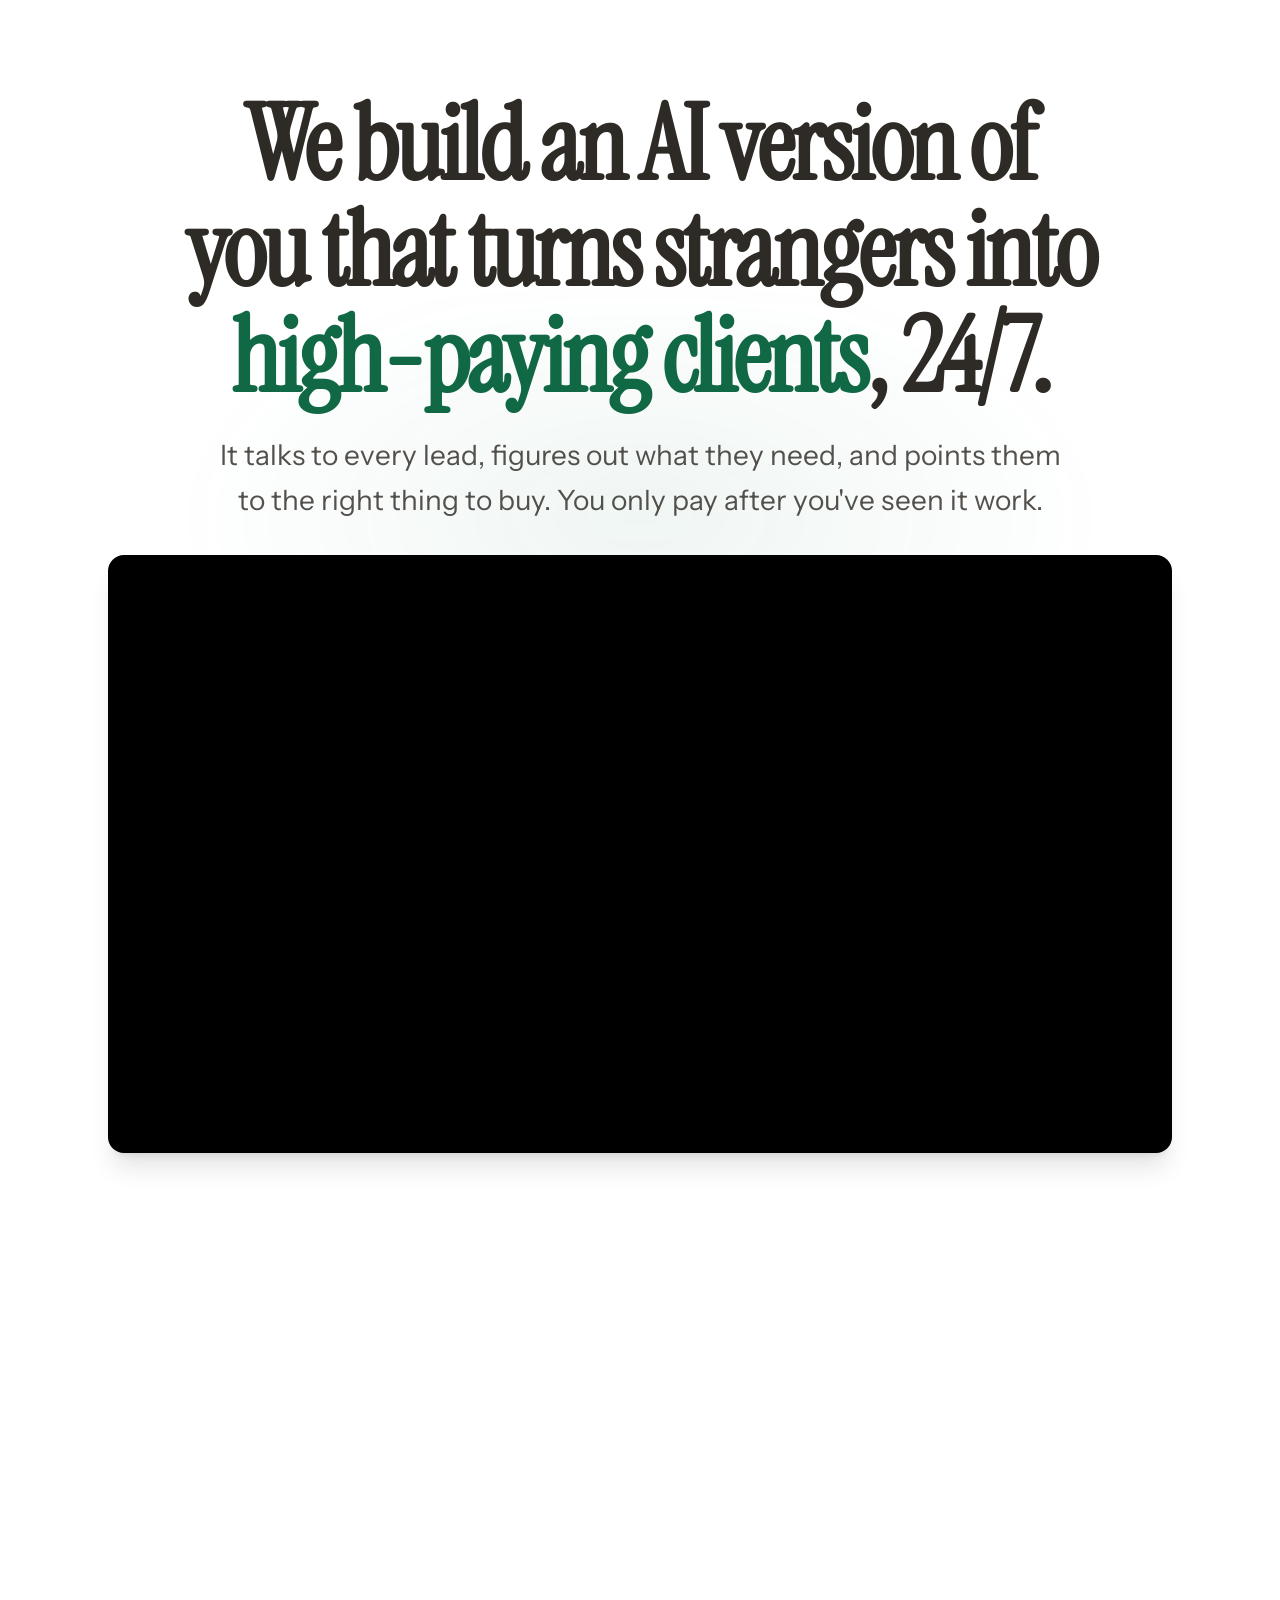
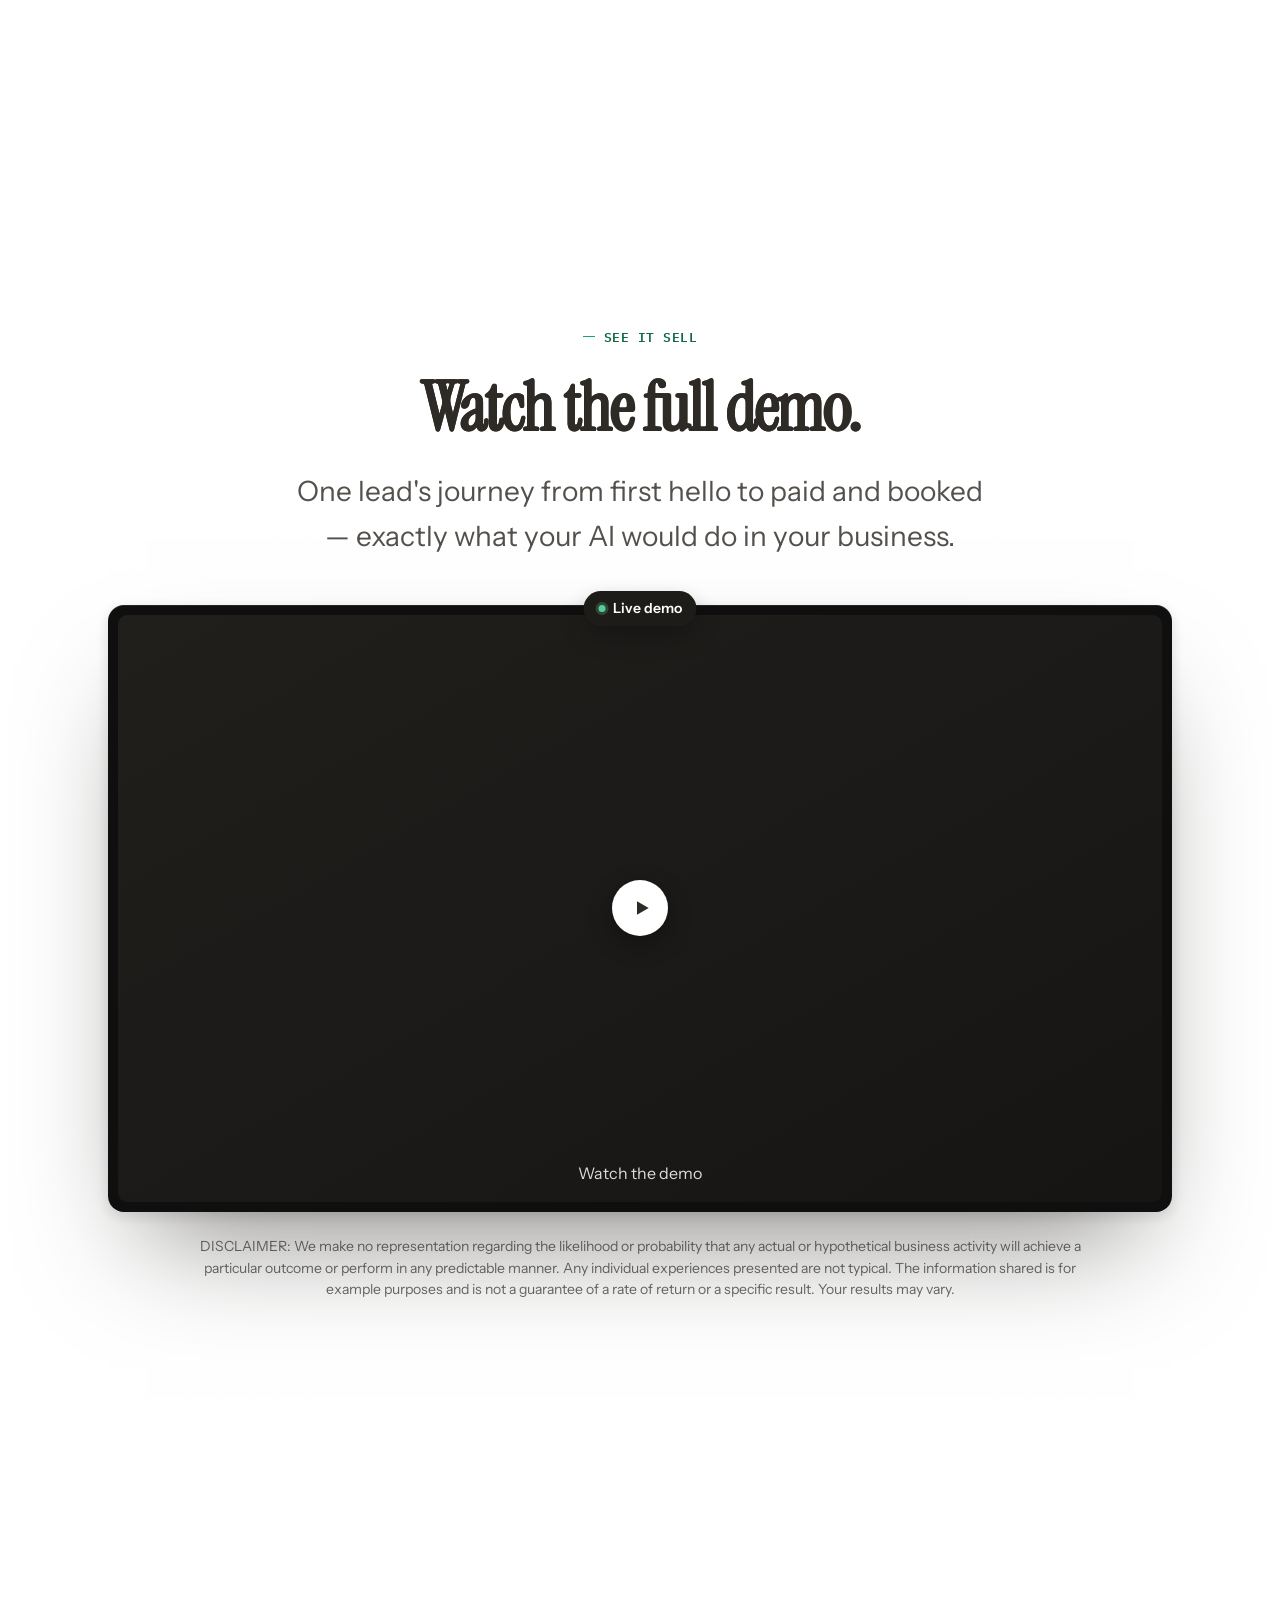
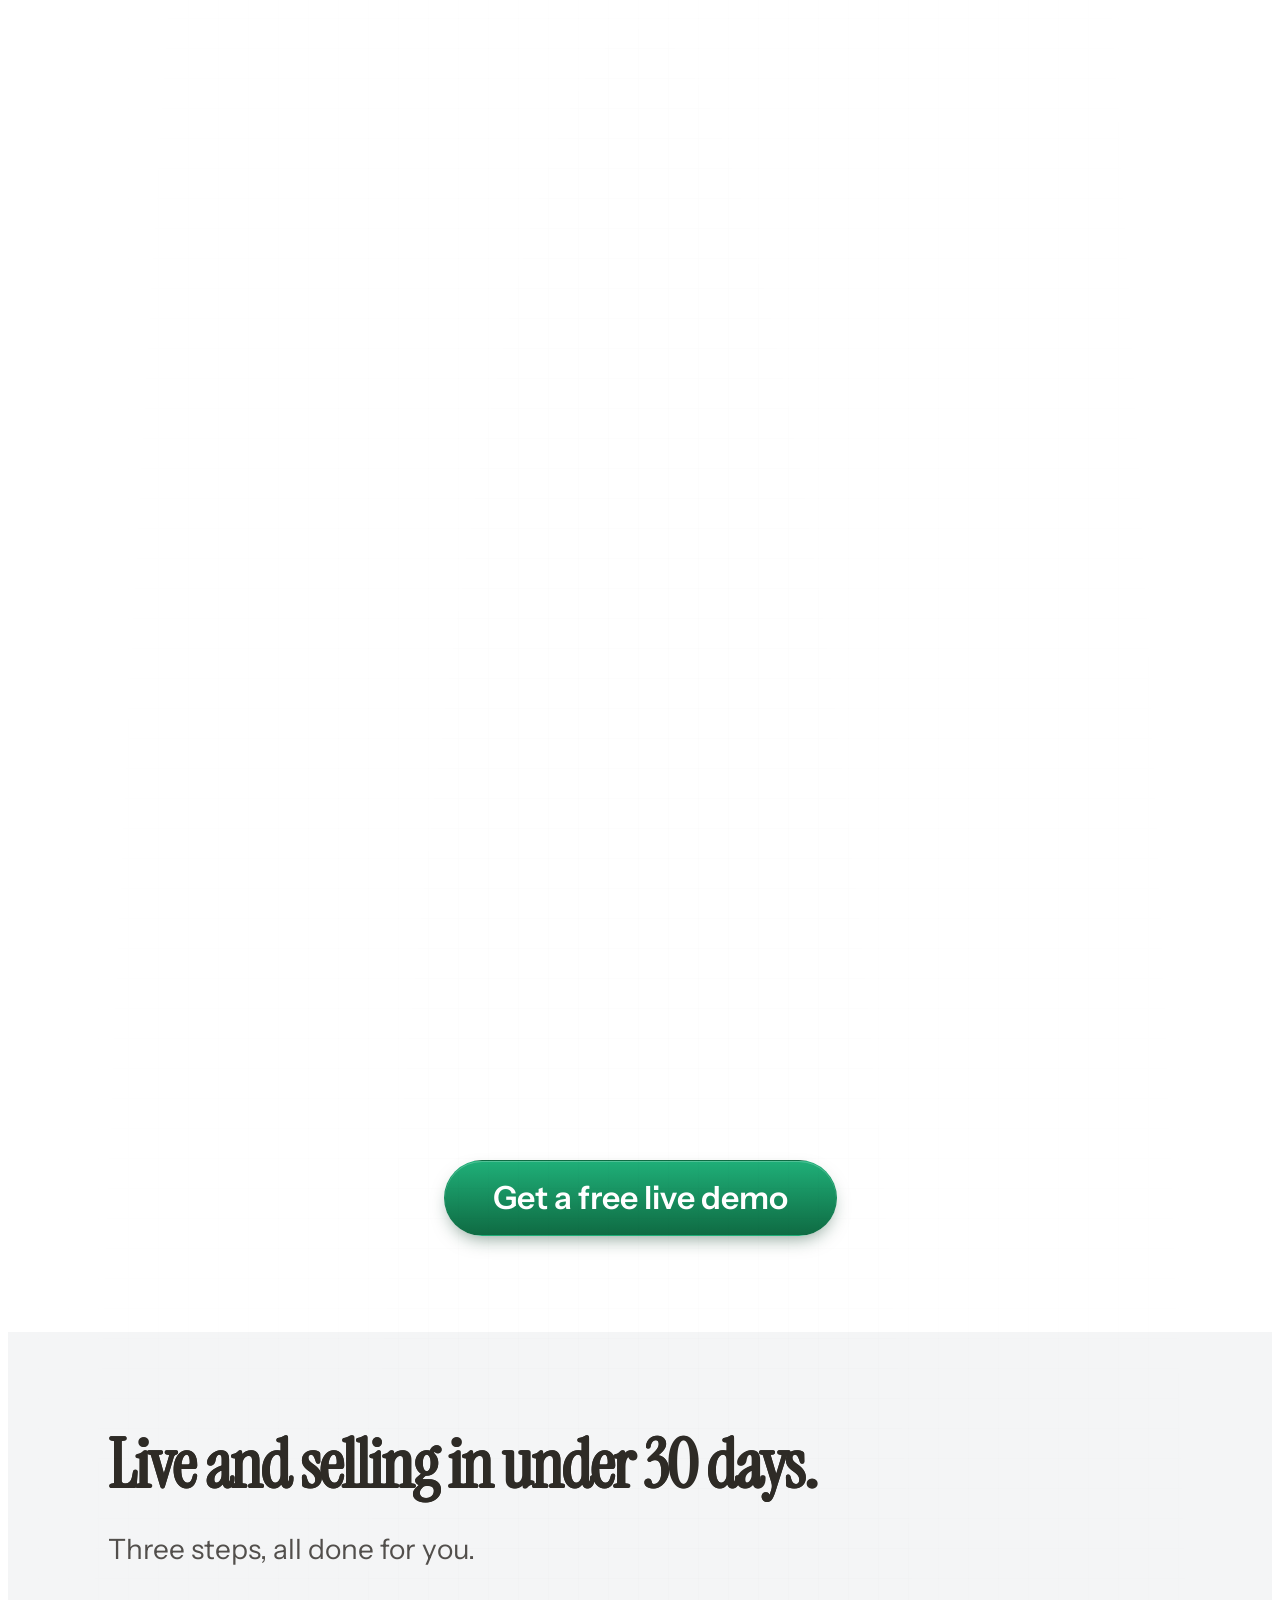
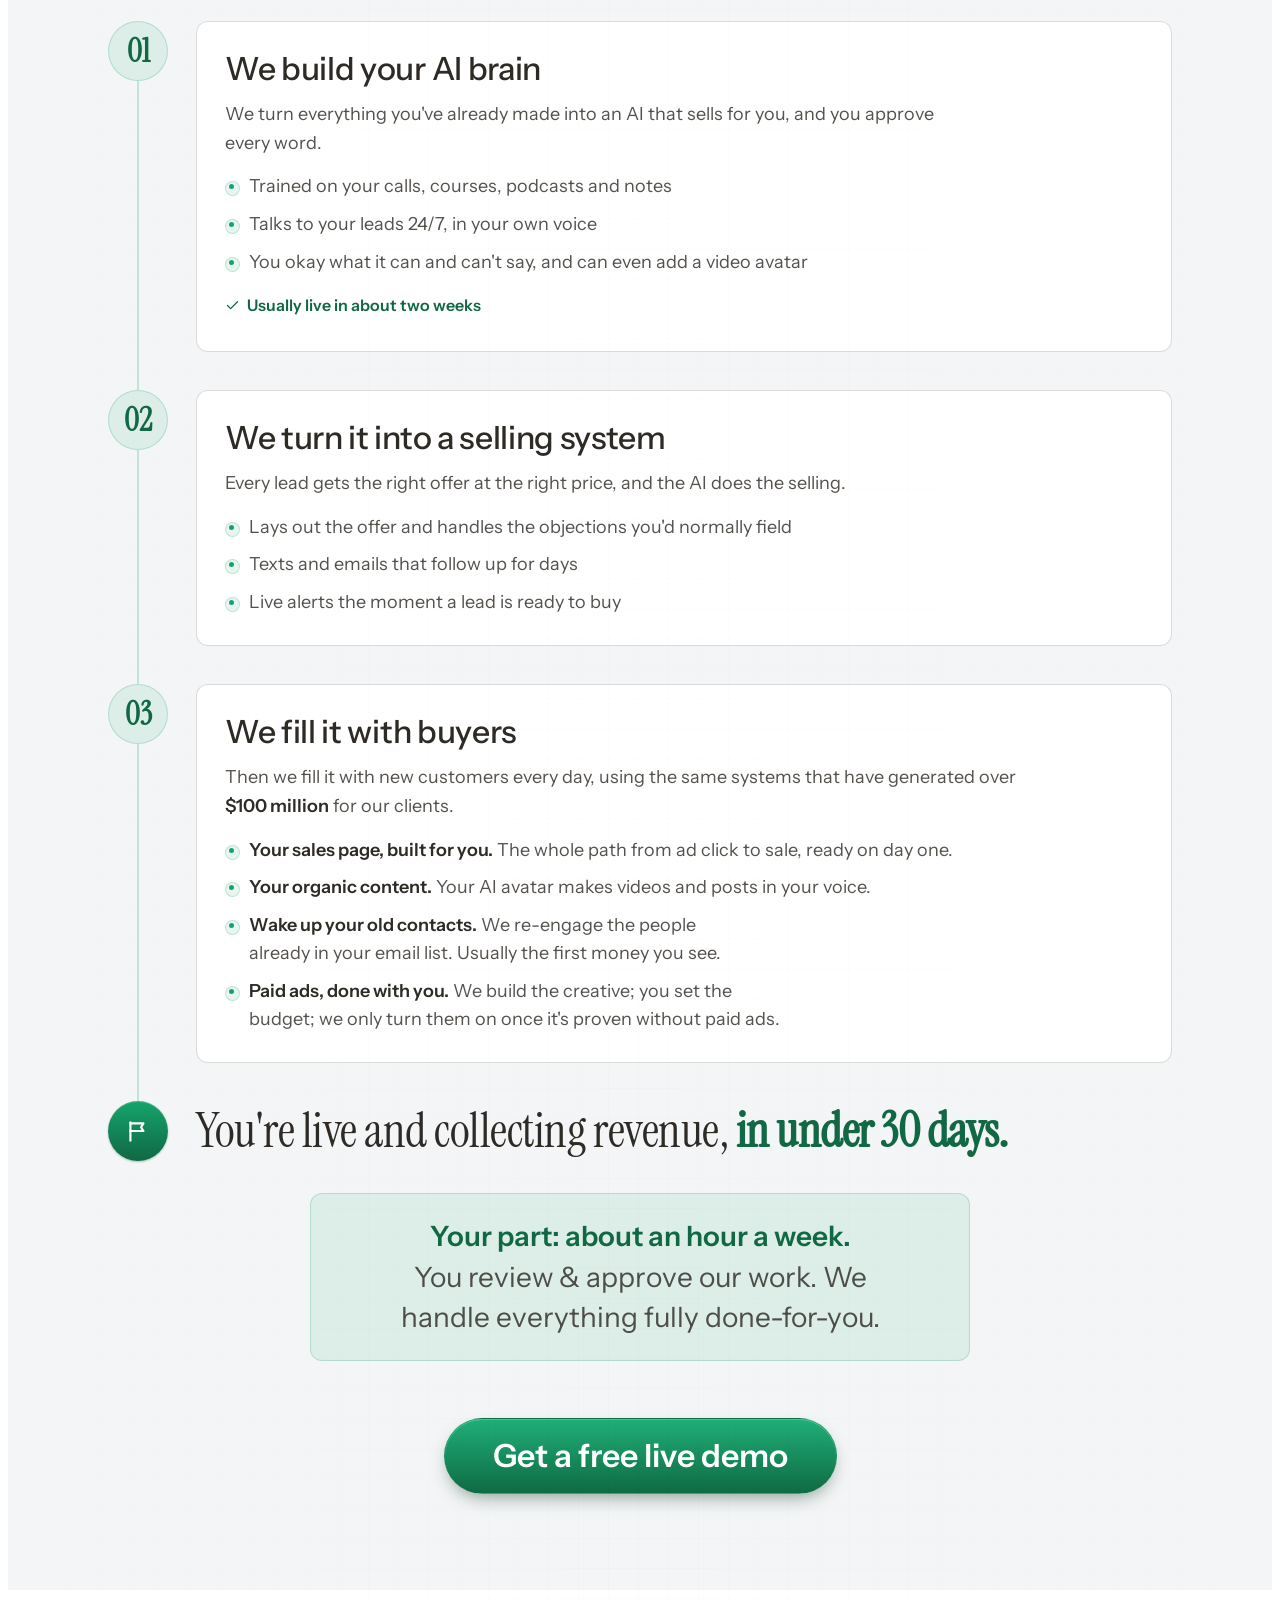
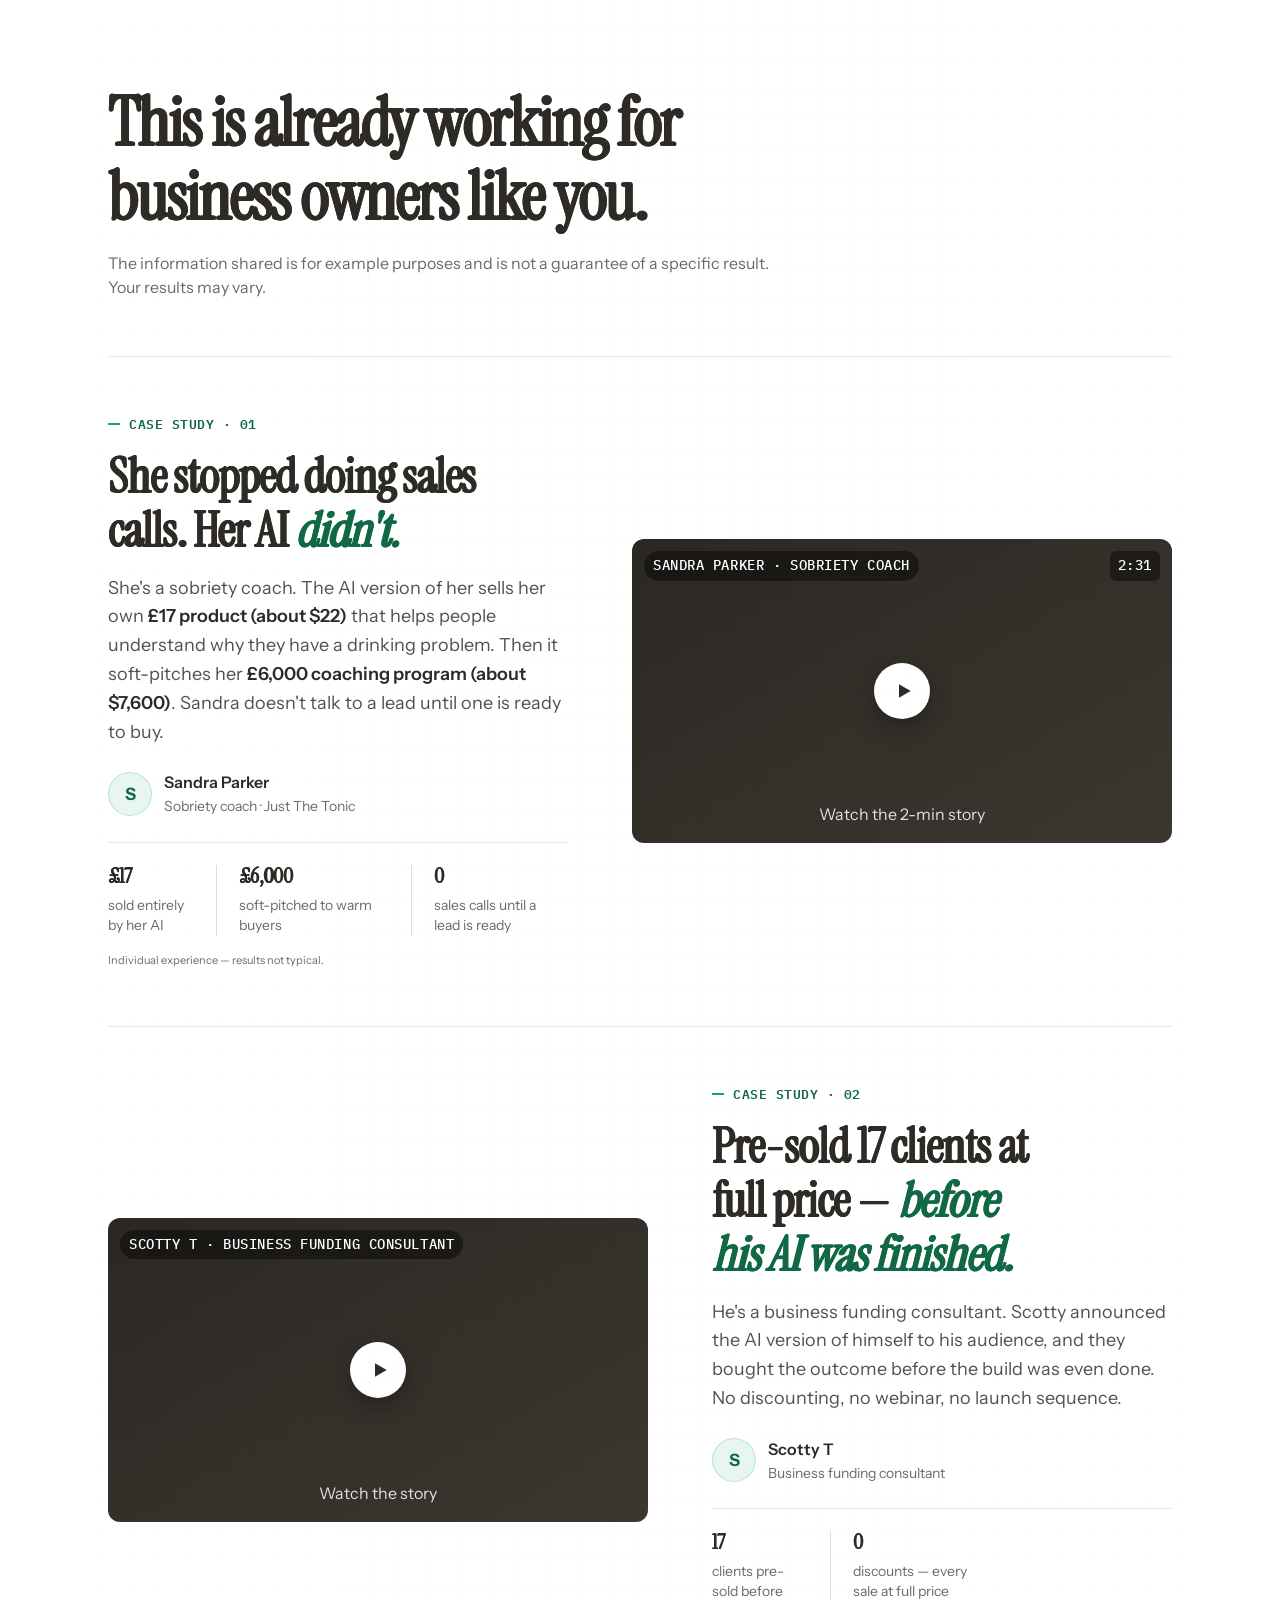
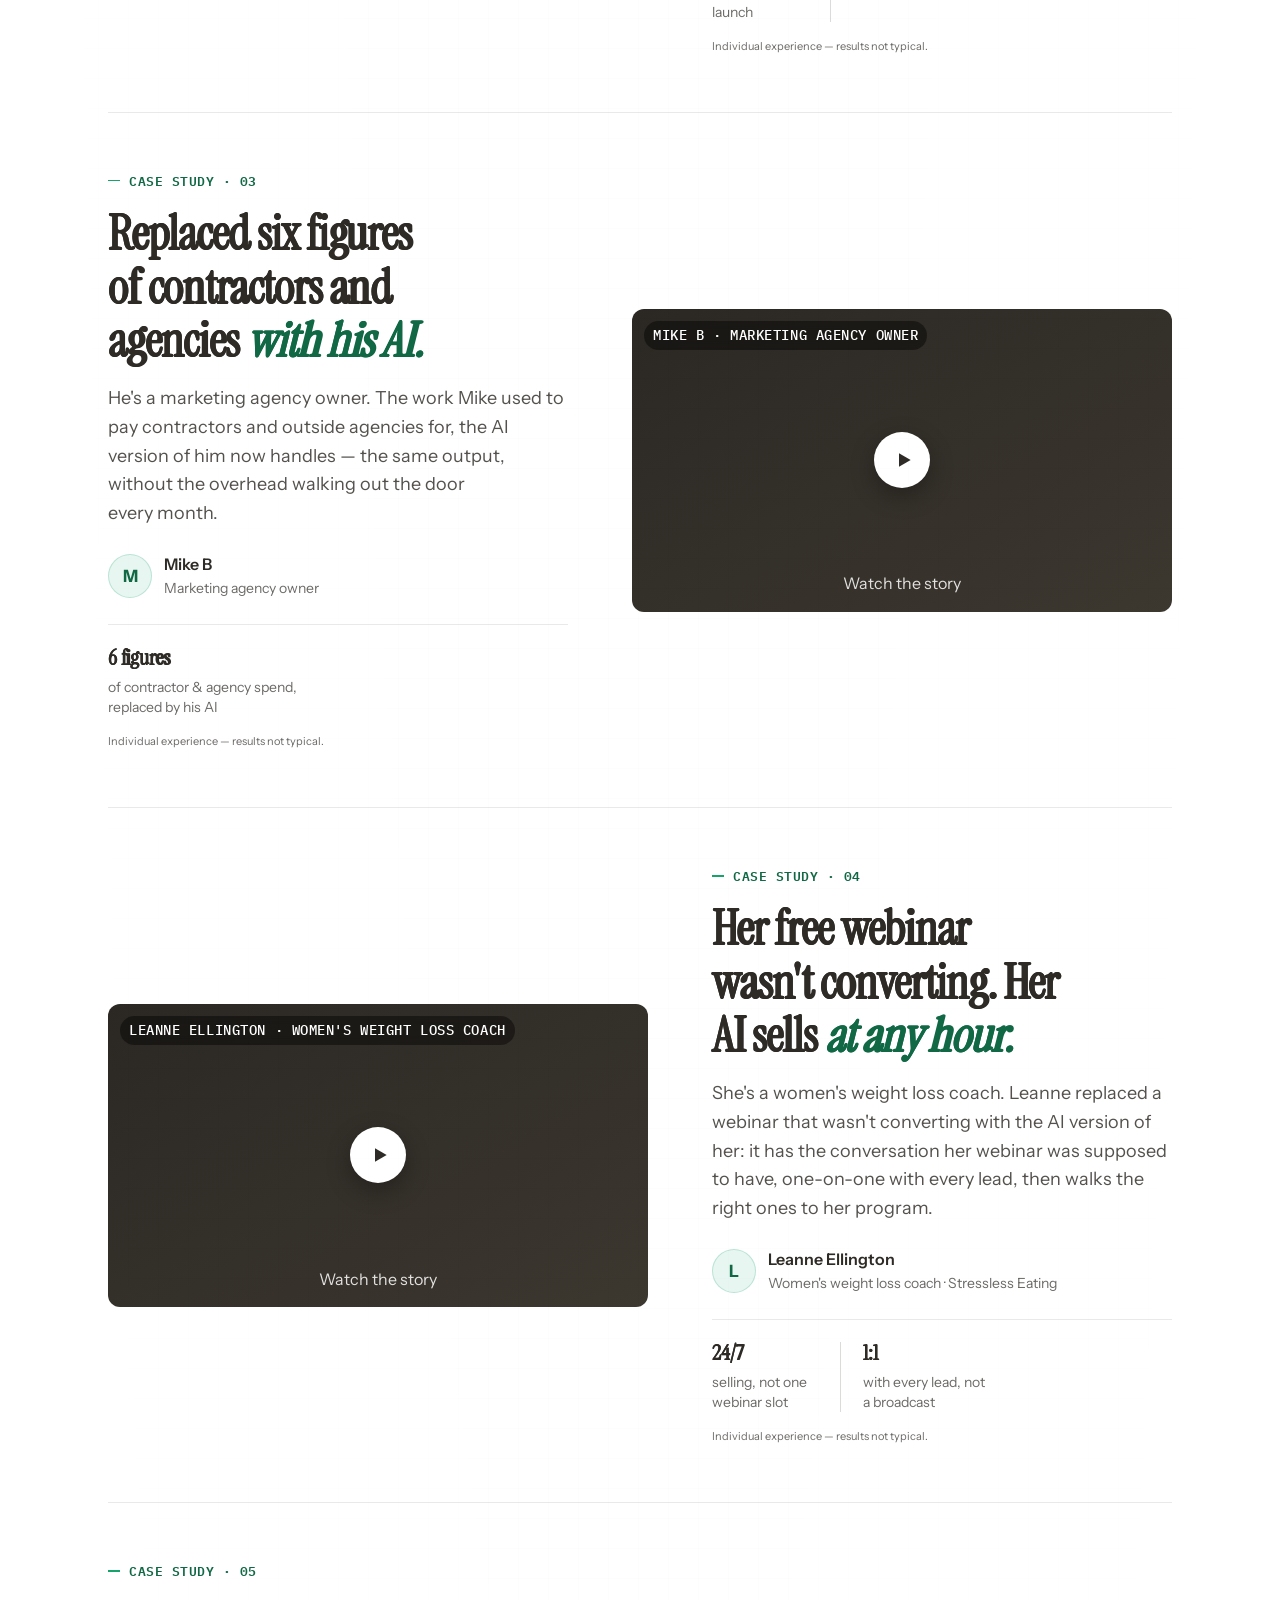
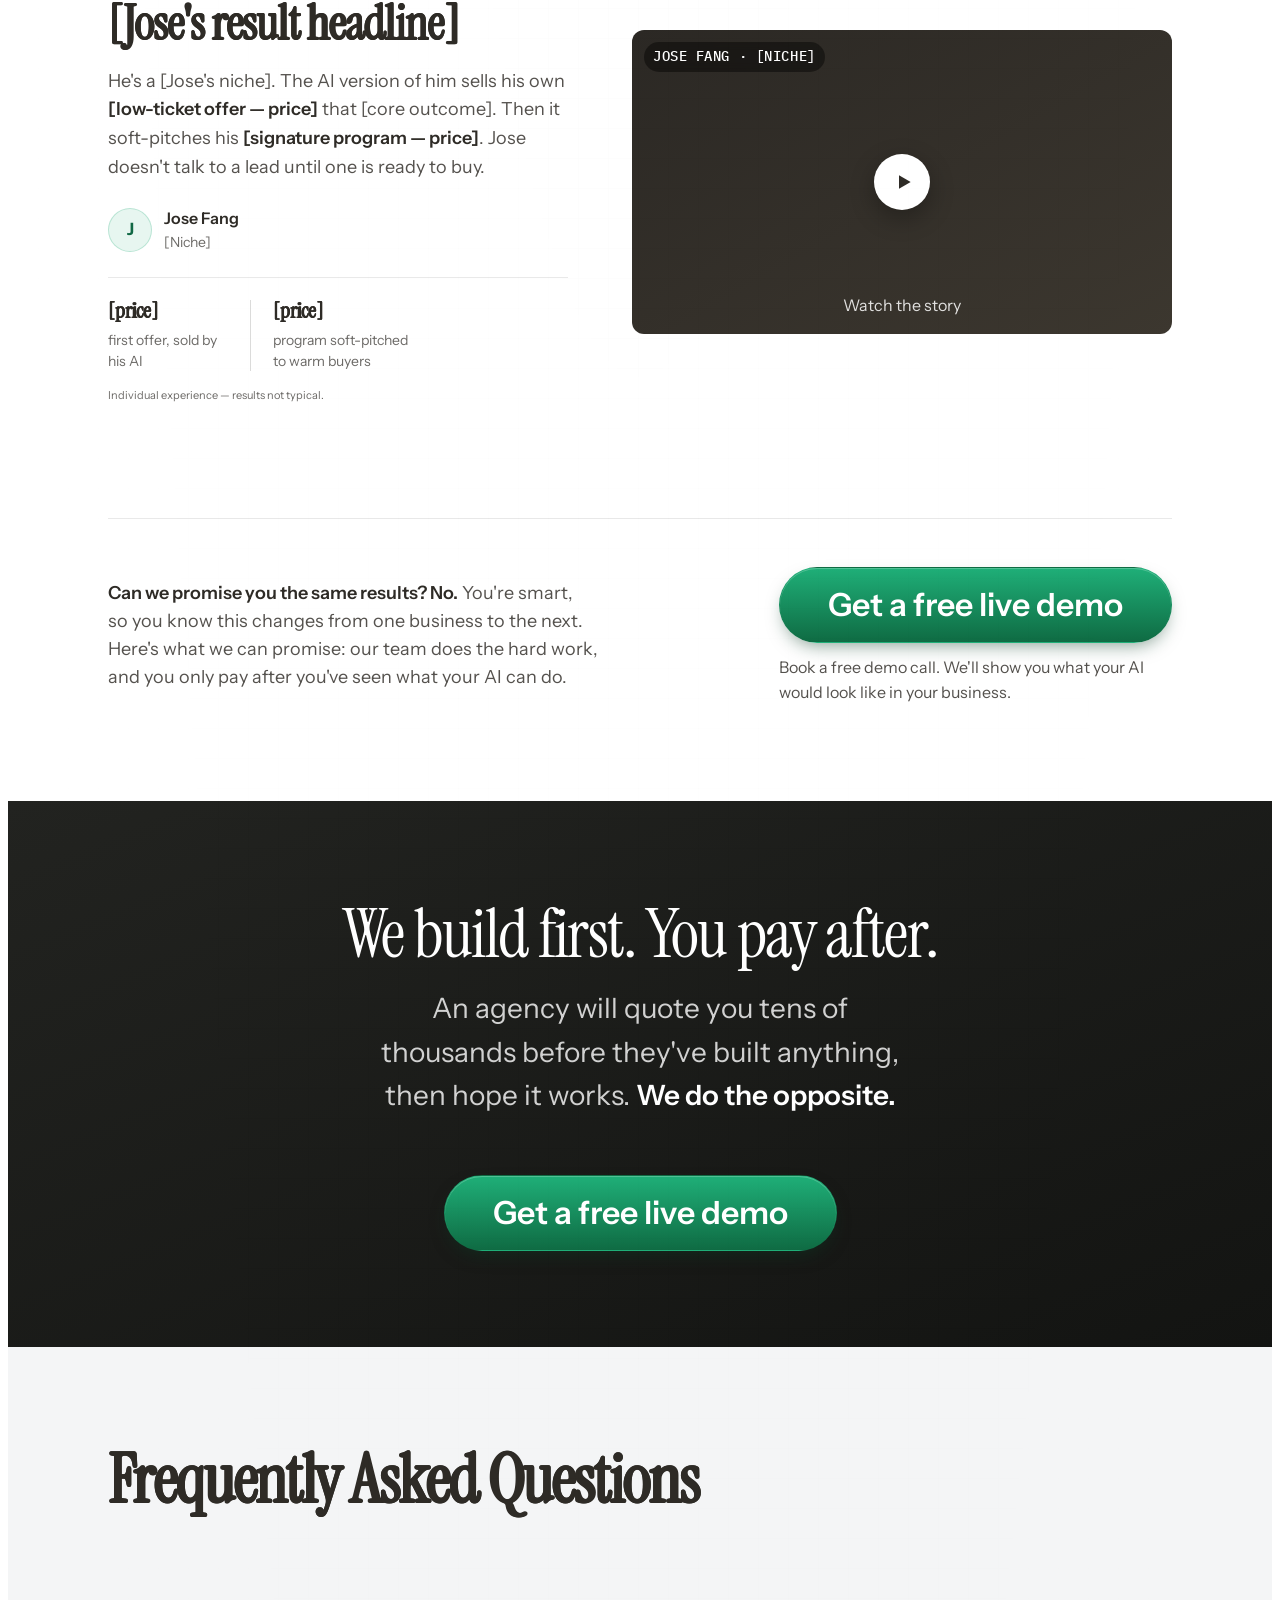
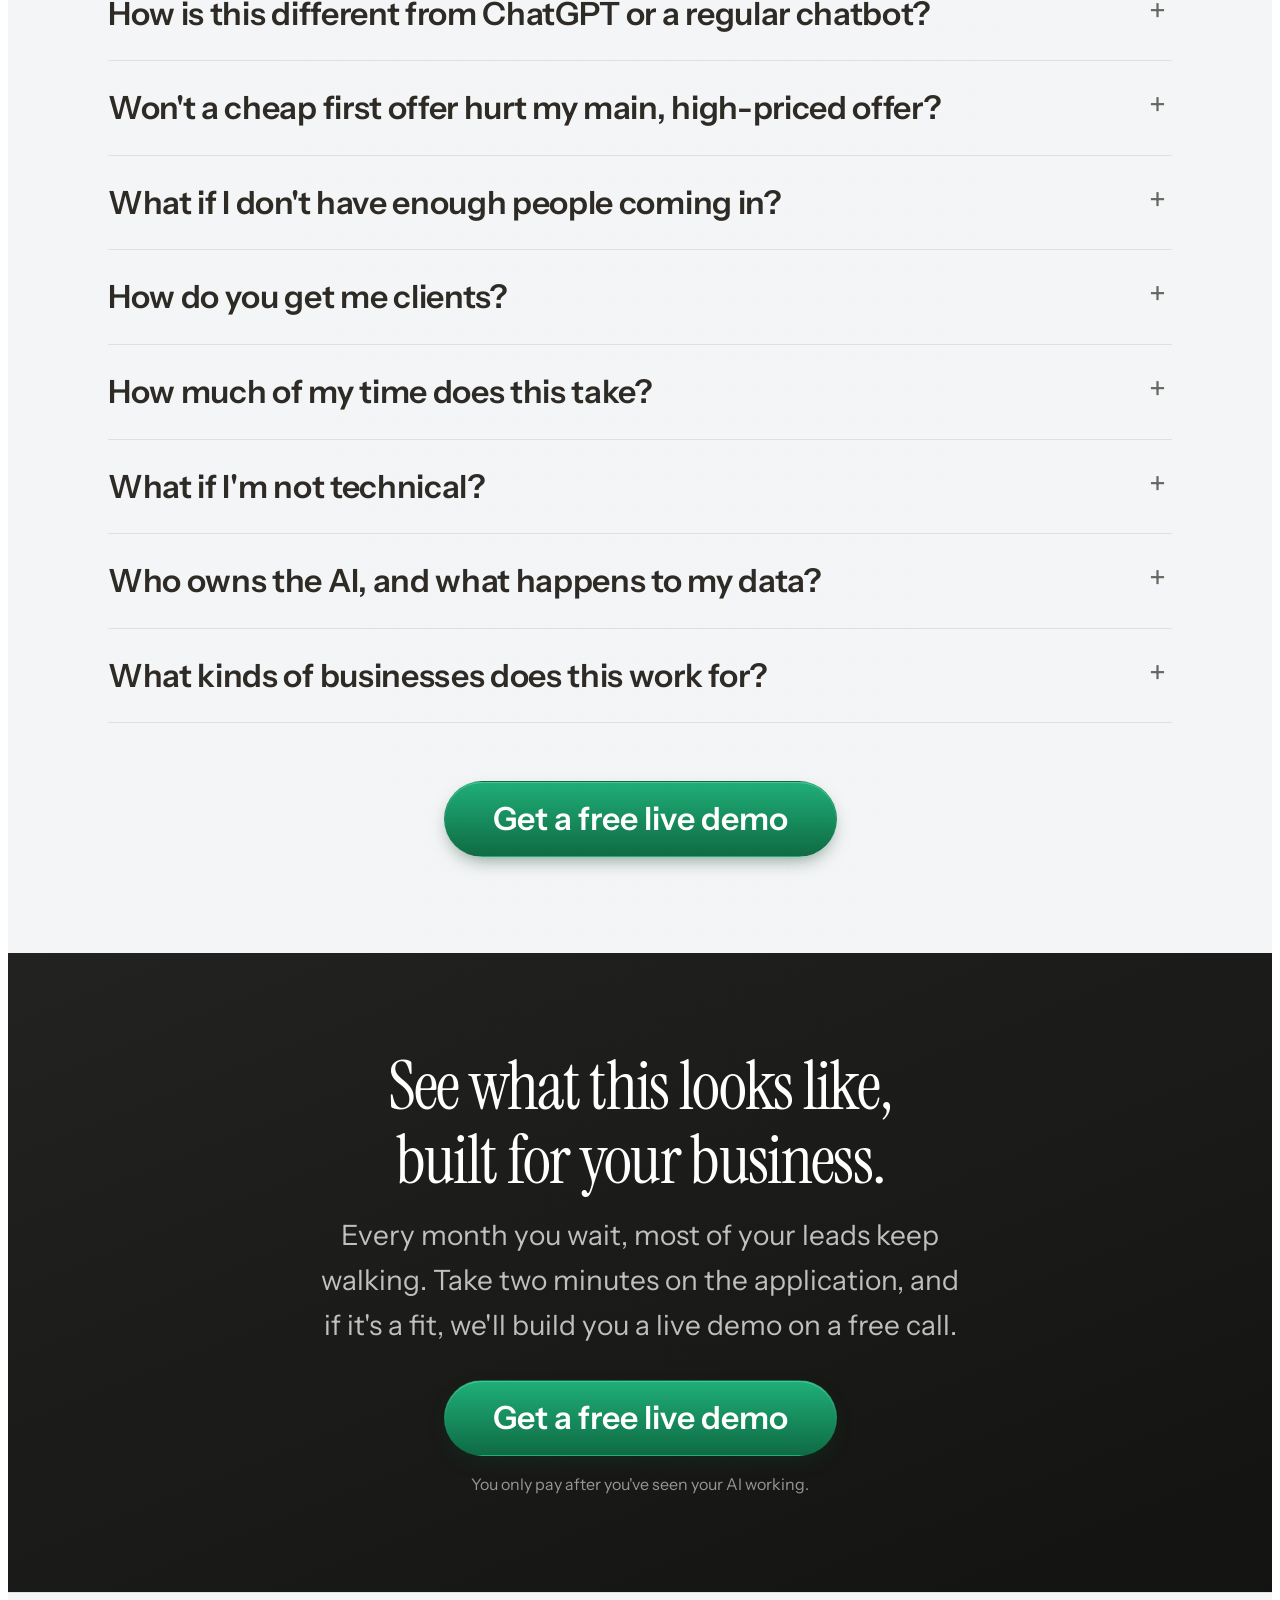
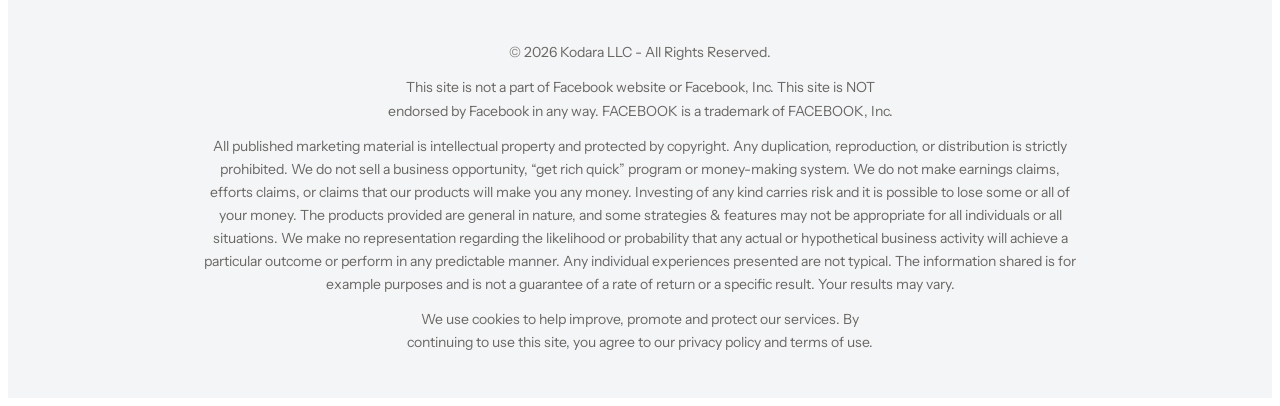
<file: cf-d4a-combined.html>
<!DOCTYPE html>
<html lang="en">
<head>
<meta charset="UTF-8" />
<meta name="viewport" content="width=device-width, initial-scale=1.0" />
<title>Kodara · An AI Version of You</title>
</head>
<body>
<style>
#kdr-lp{position:relative;box-sizing:border-box;width:100%}
#kdr-lp *{box-sizing:border-box}
@font-face{font-family:'IBM Plex Mono';font-style:normal;font-weight:500;font-display:swap;src:url(https://lltv28.github.io/kodara-d4a-lander/fonts/ibm-plex-mono-500-latin.woff2) format('woff2');unicode-range:U+0000-00FF,U+0131,U+0152-0153,U+02BB-02BC,U+02C6,U+02DA,U+02DC,U+0304,U+0308,U+0329,U+2000-206F,U+20AC,U+2122,U+2191,U+2193,U+2212,U+2215,U+FEFF,U+FFFD}
@font-face{font-family:'IBM Plex Mono';font-style:normal;font-weight:500;font-display:swap;src:url(https://lltv28.github.io/kodara-d4a-lander/fonts/ibm-plex-mono-500-latin-ext.woff2) format('woff2');unicode-range:U+0100-02BA,U+02BD-02C5,U+02C7-02CC,U+02CE-02D7,U+02DD-02FF,U+0304,U+0308,U+0329,U+1D00-1DBF,U+1E00-1E9F,U+1EF2-1EFF,U+2020,U+20A0-20AB,U+20AD-20C0,U+2113,U+2C60-2C7F,U+A720-A7FF}
@font-face{font-family:'IBM Plex Mono';font-style:normal;font-weight:600;font-display:swap;src:url(https://lltv28.github.io/kodara-d4a-lander/fonts/ibm-plex-mono-600-latin.woff2) format('woff2');unicode-range:U+0000-00FF,U+0131,U+0152-0153,U+02BB-02BC,U+02C6,U+02DA,U+02DC,U+0304,U+0308,U+0329,U+2000-206F,U+20AC,U+2122,U+2191,U+2193,U+2212,U+2215,U+FEFF,U+FFFD}
@font-face{font-family:'IBM Plex Mono';font-style:normal;font-weight:600;font-display:swap;src:url(https://lltv28.github.io/kodara-d4a-lander/fonts/ibm-plex-mono-600-latin-ext.woff2) format('woff2');unicode-range:U+0100-02BA,U+02BD-02C5,U+02C7-02CC,U+02CE-02D7,U+02DD-02FF,U+0304,U+0308,U+0329,U+1D00-1DBF,U+1E00-1E9F,U+1EF2-1EFF,U+2020,U+20A0-20AB,U+20AD-20C0,U+2113,U+2C60-2C7F,U+A720-A7FF}
@font-face{font-family:'Instrument Sans';font-style:normal;font-weight:400 700;font-stretch:100%;font-display:swap;src:url(https://lltv28.github.io/kodara-d4a-lander/fonts/instrument-sans-latin.woff2) format('woff2');unicode-range:U+0000-00FF,U+0131,U+0152-0153,U+02BB-02BC,U+02C6,U+02DA,U+02DC,U+0304,U+0308,U+0329,U+2000-206F,U+20AC,U+2122,U+2191,U+2193,U+2212,U+2215,U+FEFF,U+FFFD}
@font-face{font-family:'Instrument Sans';font-style:normal;font-weight:400 700;font-stretch:100%;font-display:swap;src:url(https://lltv28.github.io/kodara-d4a-lander/fonts/instrument-sans-latin-ext.woff2) format('woff2');unicode-range:U+0100-02BA,U+02BD-02C5,U+02C7-02CC,U+02CE-02D7,U+02DD-02FF,U+0304,U+0308,U+0329,U+1D00-1DBF,U+1E00-1E9F,U+1EF2-1EFF,U+2020,U+20A0-20AB,U+20AD-20C0,U+2113,U+2C60-2C7F,U+A720-A7FF}
@font-face{font-family:'Instrument Serif';font-style:normal;font-weight:400;font-display:swap;src:url(https://lltv28.github.io/kodara-d4a-lander/fonts/instrument-serif-latin.woff2) format('woff2');unicode-range:U+0000-00FF,U+0131,U+0152-0153,U+02BB-02BC,U+02C6,U+02DA,U+02DC,U+0304,U+0308,U+0329,U+2000-206F,U+20AC,U+2122,U+2191,U+2193,U+2212,U+2215,U+FEFF,U+FFFD}
@font-face{font-family:'Instrument Serif';font-style:normal;font-weight:400;font-display:swap;src:url(https://lltv28.github.io/kodara-d4a-lander/fonts/instrument-serif-latin-ext.woff2) format('woff2');unicode-range:U+0100-02BA,U+02BD-02C5,U+02C7-02CC,U+02CE-02D7,U+02DD-02FF,U+0304,U+0308,U+0329,U+1D00-1DBF,U+1E00-1E9F,U+1EF2-1EFF,U+2020,U+20A0-20AB,U+20AD-20C0,U+2113,U+2C60-2C7F,U+A720-A7FF}
#kdr-lp{
  /* neutrals — warm ink (marketing layer; the in-app demo UI keeps its own cool-gray neutrals) */
  --bg:#FFFFFF; --surface:#F4F5F6; --surface-2:#FAFBFC;
  --ink:#2E2B26; --ink-2:rgba(46,43,38,.82); --ink-3:rgba(46,43,38,.70);
  --line:rgba(46,43,38,.10); --line-2:rgba(46,43,38,.17);
  /* accent */
  --accent:#16A46C; --accent-ink:#106844; --accent-mint:#5BC998;
  --accent-soft:rgba(22,164,108,.10); --accent-line:rgba(22,164,108,.22);
  /* dark sections */
  --dark:#222320; --dark-2:#131412;
  /* buttons */
  --btnA:#1faf78; --btnB:#0f6b43;
  --grad-btn:linear-gradient(180deg,var(--btnA),var(--btnB));
  /* shadows */
  --shadow-accent:0 8px 18px -6px rgba(12,61,38,.5);
  --shadow-accent-lift:0 16px 30px -8px rgba(12,61,38,.6);
  --shadow-accent-sm:0 6px 16px -4px rgba(12,61,38,.45);
  --shadow-mockup:0 20px 25px -5px rgba(0,0,0,0.1),0 8px 10px -6px rgba(0,0,0,0.1);
  --shadow-sm:0 1px 3px 0 rgba(0,0,0,0.1),0 1px 2px -1px rgba(0,0,0,0.1);
  --shadow-device:0 50px 90px -34px rgba(46,43,38,.42);
  /* radius scale */
  --r-sm:10px; --r-md:12px; --r-lg:16px; --r-xl:24px; --r-pill:999px;
  /* z-index (page layer) */
  --z-nav:60; --z-overlay:40;
  /* motion */
  --ease-out:cubic-bezier(.2,.7,.2,1);
  --ease-spring:cubic-bezier(.32,.72,0,1);
  --ease-move:cubic-bezier(.5,0,.2,1);
  --dur-fast:.15s; --dur-base:.3s; --dur-slow:.55s;
  /* type — rem modular scale (respects user font-size); body 22px @16 root */
  --fs-micro:.875rem; --fs-xs:1rem; --fs-sm:1.125rem; --fs-body:1.375rem;
  --fs-lead:clamp(1.5rem, 1.2rem + 1vw, 1.75rem);
  --fs-title:clamp(1.625rem, 1.35rem + .9vw, 2rem);
  --fs-h3:clamp(1.875rem, 1.4rem + 2vw, 3.25rem);
  --fs-h2:clamp(2.375rem, 1.5rem + 3.4vw, 4.75rem);
  --fs-display:clamp(2.5rem, 1.2rem + 6.6vw, 6.5rem);
  --fs-label:.8125rem;
  /* tracking */
  --track-tight:-.015em; --track-tighter:-.025em;
  /* spacing — 8pt grid in rem (scales with user font-size) */
  --sp-1:.25rem; --sp-2:.5rem; --sp-3:.75rem; --sp-4:1rem; --sp-5:1.5rem; --sp-6:2rem; --sp-7:3rem; --sp-8:4rem; --sp-9:6rem;
  /* fonts */
  --font-display:"Instrument Serif",serif;
  --font-body:"Instrument Sans",sans-serif;
  --mono:"IBM Plex Mono",monospace;
  /* decorative grid */
  --grid-opacity:0.12;
}
#kdr-lp{
  /* page-local layout + rhythm (not shared with the embed) */
  --maxw:1120px; --w-content:880px; --w-prose:740px; --measure:66ch;
  --space-section:clamp(4rem, 2rem + 5vw, 9rem); --space-block:clamp(2.5rem, 1.5rem + 2.6vw, 5.25rem); --space-head:clamp(2.5rem, 1.5rem + 2vw, 4rem); --space-eyebrow:var(--sp-5); --space-heading:var(--sp-5); --space-para:var(--sp-5); --space-tight:var(--sp-3);
}
#kdr-lp *{box-sizing:border-box;margin:0;padding:0}
#kdr-lp{-webkit-text-size-adjust:100%;scroll-behavior:smooth;overflow-x:clip}
#kdr-lp{font-family:var(--font-body);background:var(--bg);color:var(--ink);line-height:1.55;-webkit-font-smoothing:antialiased;text-rendering:optimizeLegibility;overflow-x:clip;font-size:var(--fs-body)}
#kdr-lp a{color:inherit;text-decoration:none}
#kdr-lp .wrap{max-width:var(--maxw);margin:0 auto;padding:0 28px}
#kdr-lp .wrap-narrow{max-width:780px;margin:0 auto;padding:0 28px}
#kdr-lp :focus-visible{outline:none;box-shadow:0 0 0 2px #fff,0 0 0 4px var(--accent)}
#kdr-lp .section{padding:var(--space-section) 0}
#kdr-lp .section.tint{background:var(--surface)}
#kdr-lp .section-head{max-width:var(--w-prose);margin-bottom:var(--space-head)}
#kdr-lp .eyebrow,#kdr-lp .seal-k,#kdr-lp .player-tag,#kdr-lp .player-dur{font-family:var(--mono);font-size:var(--fs-label);letter-spacing:.04em;text-transform:uppercase}
#kdr-lp .eyebrow{font-weight:700;color:var(--accent-ink);margin-bottom:var(--space-eyebrow);display:flex;align-items:center;gap:9px}
#kdr-lp .eyebrow::before{content:"";width:12px;height:1.5px;background:var(--accent);display:inline-block}
#kdr-lp h2{font-family:var(--font-display);font-weight:700;font-size:var(--fs-h2);line-height:1.1;letter-spacing:var(--track-tighter);color:var(--ink);text-shadow:0.3px 0 0 currentColor}
#kdr-lp h3{font-family:var(--font-body);font-weight:700;font-size:var(--fs-h3);letter-spacing:var(--track-tight);line-height:1.2;color:var(--ink)}
#kdr-lp h1.headline,#kdr-lp h2,#kdr-lp h3{text-wrap:balance}
#kdr-lp .sub,#kdr-lp .subhead,#kdr-lp .glead,#kdr-lp .cs-h,#kdr-lp .tl-title,#kdr-lp .tl-done,#kdr-lp .tl-yourpart,#kdr-lp .deliver li,#kdr-lp .faq summary,#kdr-lp .faq-ans p,#kdr-lp .proof-note .pn-text,#kdr-lp .footer-legal p{text-wrap:balance}
#kdr-lp .sub{font-size:var(--fs-lead);color:var(--ink-2);line-height:1.6;margin-top:var(--space-heading);max-width:60ch}
#kdr-lp p{color:var(--ink-2);text-wrap:pretty;max-width:var(--measure)}
#kdr-lp .hero p,#kdr-lp .final p,#kdr-lp .gwrap p,#kdr-lp .seal p{margin-inline:auto}
#kdr-lp strong{color:var(--ink);font-weight:600}
#kdr-lp .two-col{display:grid;grid-template-columns:1fr 1fr;gap:clamp(40px,5vw,72px);align-items:center}
#kdr-lp .muted{color:var(--ink-2)}
#kdr-lp .btn{display:inline-flex;align-items:center;gap:8px;font-family:var(--font-body);font-weight:600;font-size:var(--fs-sm);border-radius:var(--r-pill);cursor:pointer;transition:transform var(--dur-fast) ease,box-shadow var(--dur-fast) ease,background var(--dur-fast) ease,border-color var(--dur-fast) ease,filter var(--dur-fast) ease;border:1px solid transparent;line-height:1}
#kdr-lp .btn-primary{position:relative;overflow:hidden;background:var(--grad-btn);color:#fff;font-size:var(--fs-title);padding:21px 48px;box-shadow:var(--shadow-accent),inset 0 1px 0 rgba(255,255,255,.22)}
#kdr-lp .btn-primary:hover{filter:brightness(1.07);transform:translateY(-2px);box-shadow:var(--shadow-accent-lift),inset 0 1px 0 rgba(255,255,255,.28)}
#kdr-lp .btn-primary:active{transform:translateY(0)}
#kdr-lp .btn-primary::after{content:"";position:absolute;inset:-1px;background:linear-gradient(90deg,transparent,rgba(255,255,255,0.4),transparent);transform:translateX(-100%);transition:none}
#kdr-lp .btn-primary:hover::after{transform:translateX(100%);transition:transform .5s ease}
#kdr-lp .btn-ghost{background:var(--bg);color:var(--ink);padding:12px 18px;border-color:var(--line-2)}
#kdr-lp .btn-ghost:hover{border-color:var(--ink-3);background:var(--surface)}
#kdr-lp .btn .arrow{transition:transform .15s ease}
#kdr-lp .btn:hover .arrow{transform:translateX(3px)}
#kdr-lp .hero{position:relative;padding:84px 0 0;text-align:center;overflow:hidden}
#kdr-lp .hero-inner{position:relative;z-index:2;max-width:var(--maxw);margin:0 auto}
#kdr-lp h1.headline{font-family:var(--font-display);font-weight:700;font-size:var(--fs-display);line-height:1.02;letter-spacing:-.03em;color:var(--ink);margin:0 auto var(--sp-5);max-width:24ch}
#kdr-lp .headline .accent-word{color:var(--accent-ink)}
#kdr-lp .subhead{font-size:var(--fs-lead);color:var(--ink-2);max-width:56ch;margin:0 auto var(--sp-6);line-height:1.6;font-weight:400}
#kdr-lp .hero-glow{position:absolute;left:50%;top:300px;transform:translateX(-50%);width:1100px;height:700px;z-index:1;pointer-events:none;background:radial-gradient(60% 50% at 50% 30%,rgba(30,122,84,.07),rgba(30,122,84,0) 70%);filter:blur(20px)}
#kdr-lp .mockup-stage{position:relative;z-index:2;margin-top:var(--sp-6);padding-bottom:0}
#kdr-lp .lp-head{text-align:center;max-width:760px;margin:0 auto}
#kdr-lp .lp-head .eyebrow{justify-content:center}
#kdr-lp .lp-head .sub{margin-inline:auto}
#kdr-lp .lp-scene{margin-top:clamp(28px,4vw,46px);position:relative;display:flex;flex-direction:column;align-items:center}
#kdr-lp .lp-scene::before{content:"";position:absolute;left:50%;top:46%;transform:translate(-50%,-50%);width:min(1150px,120vw);height:560px;background:radial-gradient(50% 55% at 50% 45%,rgba(22,164,108,.13),transparent 70%);filter:blur(14px);z-index:0;pointer-events:none}
#kdr-lp .lp-lid{position:relative;z-index:2;width:100%;background:#0E0F0E;border-radius:clamp(10px,1.6vw,16px);padding:clamp(6px,1vw,10px);box-shadow:0 60px 110px -38px rgba(46,43,38,.55),0 4px 14px rgba(46,43,38,.14),inset 0 1px 0 rgba(255,255,255,.09)}
#kdr-lp .lp-chip{position:absolute;z-index:5;top:-14px;left:50%;transform:translateX(-50%);display:inline-flex;align-items:center;gap:7px;background:#1d1c19;color:#fff;font-size:var(--fs-micro);font-weight:600;padding:7px 15px;border-radius:var(--r-pill);box-shadow:0 10px 24px rgba(0,0,0,.25);white-space:nowrap}
#kdr-lp .lp-chip .d{width:7px;height:7px;border-radius:50%;background:var(--accent-mint);box-shadow:0 0 0 3px rgba(91,201,152,.25)}
#kdr-lp .lp-screen{position:relative;border-radius:clamp(6px,1vw,9px);overflow:hidden;background:#050606}
#kdr-lp .lp-viewport{position:relative;width:100%;aspect-ratio:16/9;overflow:hidden;background:linear-gradient(150deg,#211f1c,#161514)}
#kdr-lp .lp-card{position:absolute;z-index:5;display:flex;align-items:center;gap:9px;background:#fff;border:1px solid var(--line-2);border-radius:var(--r-md);padding:10px 14px;box-shadow:0 18px 40px -14px rgba(46,43,38,.35)}
#kdr-lp .lp-card .ic{width:26px;height:26px;border-radius:50%;background:var(--accent-soft);border:1px solid var(--accent-line);color:var(--accent-ink);display:flex;align-items:center;justify-content:center;flex:none}
#kdr-lp .lp-card .ic svg{width:13px;height:13px}
#kdr-lp .lp-card .t{font-size:13px;font-weight:600;color:var(--ink);line-height:1.3}
#kdr-lp .lp-card .s{font-size:11px;color:var(--ink-3);margin-top:1px}
#kdr-lp .lp-card.left{left:-118px;top:120px}
#kdr-lp .lp-card.right{right:-104px;top:268px}
@media(max-width:1320px){#kdr-lp .lp-card{display:none}
}
#kdr-lp .lp-disclaimer{margin:var(--sp-5) auto 0;max-width:920px;text-align:center;font-size:var(--fs-micro);line-height:1.55;color:var(--ink-3)}
#kdr-lp #demo{padding-bottom:calc(var(--space-section)*.6)}
#kdr-lp #what-it-is{padding-top:calc(var(--space-section)*.6)}
#kdr-lp .timeline{--tl-node:60px;--tl-gap:clamp(26px,3.4vw,38px);position:relative;margin:clamp(8px,1.5vw,20px) 0 0}
#kdr-lp .tl-step{position:relative;display:grid;grid-template-columns:var(--tl-node) 1fr;gap:clamp(18px,2.6vw,28px);padding-bottom:var(--tl-gap)}
#kdr-lp .tl-node{position:relative}
#kdr-lp .timeline>:not(:last-child) .tl-node::after{content:"";position:absolute;left:50%;transform:translateX(-50%);top:var(--tl-node);bottom:calc(-1 * var(--tl-gap));width:2px;background:var(--accent-line)}
#kdr-lp .tl-num{width:var(--tl-node);height:var(--tl-node);border-radius:50%;border:1px solid var(--accent-line);background:var(--accent-soft);color:var(--accent-ink);display:flex;align-items:center;justify-content:center;font-family:var(--font-display);font-weight:700;font-size:var(--fs-title);line-height:1}
#kdr-lp .tl-card{background:#fff;border:1px solid var(--line-2);border-radius:var(--r-md)}
#kdr-lp .tl-card{padding:clamp(20px,2.4vw,28px);transition:transform var(--dur-base) ease-in-out,box-shadow var(--dur-base) ease-in-out}
#kdr-lp .tl-card:hover{transform:translateY(-2px);box-shadow:var(--shadow-mockup)}
#kdr-lp .tl-title{font-family:var(--font-body);font-weight:500;font-size:var(--fs-title);letter-spacing:-.01em;line-height:1.18;color:var(--ink)}
#kdr-lp .tl-card p{font-size:var(--fs-sm);color:var(--ink-2);line-height:1.6;margin-top:var(--space-tight)}
#kdr-lp .tl-card .deliver{margin-top:var(--sp-4)}
#kdr-lp .tl-card .lead-out{display:inline-flex;align-items:center;gap:7px;margin-top:var(--sp-4);font-weight:600;font-size:var(--fs-xs);color:var(--accent-ink)}
#kdr-lp .tl-finish{display:grid;grid-template-columns:var(--tl-node) 1fr;gap:clamp(18px,2.6vw,28px);align-items:center}
#kdr-lp .tl-flag{width:var(--tl-node);height:var(--tl-node);border-radius:50%;background:linear-gradient(180deg,#16A46C,#106844);color:#fff;display:flex;align-items:center;justify-content:center;box-shadow:0 1px 2px rgba(16,104,68,.35),inset 0 1px 0 rgba(255,255,255,.18)}
#kdr-lp .tl-flag svg{width:26px;height:26px}
#kdr-lp .tl-done{font-family:var(--font-display);font-weight:500;font-size:var(--fs-h3);letter-spacing:-.01em;line-height:1.2;color:var(--ink)}
#kdr-lp .tl-done strong{color:var(--accent-ink)}
#kdr-lp .tl-yourpart{margin:var(--sp-6) auto 0;max-width:660px;background:var(--accent-soft);border:1px solid var(--accent-line);border-radius:var(--r-md);padding:22px 30px;font-size:var(--fs-lead);color:var(--ink-2);line-height:1.45;text-align:center}
#kdr-lp .tl-yourpart strong{color:var(--accent-ink)}
@media(max-width:600px){#kdr-lp .timeline{--tl-node:46px}
#kdr-lp .tl-num,#kdr-lp .tl-flag{font-size:24px}
}
#kdr-lp .final{text-align:center}
#kdr-lp .final .sub{color:rgba(255,255,255,.72);margin:var(--sp-4) auto var(--sp-6)}
#kdr-lp .final-micro{margin-top:var(--sp-4);font-size:var(--fs-xs);color:rgba(255,255,255,.55)}
#kdr-lp .footer{background:var(--surface);border-top:1px solid var(--line);padding:48px 0 44px}
#kdr-lp .footer-legal{max-width:var(--w-content);margin:0 auto;text-align:center}
#kdr-lp .footer-legal p{font-size:var(--fs-micro);line-height:1.65;color:var(--ink-3);max-width:none;margin:0 auto 12px}
#kdr-lp .footer-legal p:last-child{margin-bottom:0}
#kdr-lp.js .rv{opacity:0;transform:translateY(14px);transition:opacity var(--dur-slow) var(--ease-out),transform var(--dur-slow) var(--ease-out)}
#kdr-lp .rv.in{opacity:1;transform:none}
#kdr-lp.js .rv-g>*{opacity:0;transform:translateY(14px);transition:opacity var(--dur-slow) var(--ease-out),transform var(--dur-slow) var(--ease-out)}
#kdr-lp .rv-g.in>*{opacity:1;transform:none;transition-delay:calc(var(--i,0)*70ms)}
@media(max-width:760px){#kdr-lp .two-col{grid-template-columns:1fr;gap:36px}
}
@media(max-width:600px){#kdr-lp .wrap,#kdr-lp .wrap-narrow{padding:0 18px}
#kdr-lp .hero{padding-top:54px}
}
#kdr-lp .fd-embed{margin-top:0}
#kdr-lp .fd-frame{display:block;width:100%;border:0;background:transparent;height:auto;min-height:600px;transition:height .25s ease}
#kdr-lp .player{position:relative;aspect-ratio:16/9;background:linear-gradient(150deg,#2b2824,#3c372f);border-radius:var(--r-md);overflow:hidden}
#kdr-lp .player-tag{position:absolute;top:12px;left:12px;background:rgba(0,0,0,.42);color:#fff;font-size:var(--fs-micro);font-weight:500;padding:4px 9px;border-radius:100px;backdrop-filter:blur(4px)}
#kdr-lp .player-dur{position:absolute;top:12px;right:12px;background:rgba(0,0,0,.42);color:#fff;font-size:var(--fs-micro);padding:4px 8px;border-radius:6px}
#kdr-lp .player-play{position:absolute;inset:0;margin:auto;width:56px;height:56px;border-radius:50%;background:#fff;display:flex;align-items:center;justify-content:center;color:var(--ink);box-shadow:0 8px 24px rgba(0,0,0,.3)}
#kdr-lp .player-play svg{margin-left:3px}
#kdr-lp .player-watch{position:absolute;left:0;right:0;bottom:16px;text-align:center;color:rgba(255,255,255,.85);font-size:var(--fs-xs)}
#kdr-lp .cases{margin-top:var(--space-block)}
#kdr-lp .cs{display:grid;grid-template-columns:1fr minmax(380px,540px);gap:clamp(36px,5vw,72px);align-items:center;padding:var(--space-block) 0;border-top:1px solid var(--line)}
#kdr-lp .cs:nth-child(even){grid-template-columns:minmax(380px,540px) 1fr}
#kdr-lp .cs:nth-child(even) .cs-media{order:1}
#kdr-lp .cs:nth-child(even) .cs-txt{order:2}
#kdr-lp .cs-txt .eyebrow{margin-bottom:var(--sp-4)}
#kdr-lp .cs-h{font-family:var(--font-display);font-weight:700;font-size:var(--fs-h3);line-height:1.12;letter-spacing:-.015em;color:var(--ink);max-width:18ch;text-shadow:0.3px 0 0 currentColor}
#kdr-lp .cs-h em{font-style:italic;color:var(--accent-ink)}
#kdr-lp .cs-desc{margin-top:var(--sp-4);font-size:var(--fs-sm);line-height:1.6;color:var(--ink-2);max-width:48ch}
#kdr-lp .cs-who{margin-top:var(--sp-5);display:flex;align-items:center;gap:12px}
#kdr-lp .cs-av{width:44px;height:44px;border-radius:50%;flex:none;display:flex;align-items:center;justify-content:center;background:var(--accent-soft);border:1px solid var(--accent-line);color:var(--accent-ink);font-weight:700;font-size:17px;overflow:hidden}
#kdr-lp .cs-av img{width:100%;height:100%;object-fit:cover;display:block}
#kdr-lp .cs-nm{font-weight:600;font-size:var(--fs-xs);color:var(--ink)}
#kdr-lp .cs-rl{font-size:var(--fs-micro);color:var(--ink-3);margin-top:1px}
#kdr-lp .cs-ledger{margin-top:var(--sp-5);border-top:1px solid var(--line);display:flex;gap:22px;padding-top:22px;flex-wrap:wrap}
#kdr-lp .cs-led{flex:0 0 auto}
#kdr-lp .cs-v{font-family:var(--font-display);font-weight:700;font-size:clamp(2.25rem,1.7rem+1.8vw,3.125rem);line-height:1;letter-spacing:-.01em;display:block;color:var(--ink);text-shadow:0.3px 0 0 currentColor}
#kdr-lp .cs-k{display:block;margin-top:8px;font-size:var(--fs-micro);line-height:1.45;color:var(--ink-3)}
#kdr-lp .cs-vr{width:1px;align-self:stretch;background:var(--line-2);flex:none}
#kdr-lp .cs-nt{margin-top:var(--sp-4);font-size:11px;color:var(--ink-3)}
@media(max-width:860px){#kdr-lp .cs,#kdr-lp .cs:nth-child(even){grid-template-columns:1fr;gap:28px}
#kdr-lp .cs .cs-media,#kdr-lp .cs:nth-child(even) .cs-media{order:-1}
#kdr-lp .cs:nth-child(even) .cs-txt{order:0}
}
#kdr-lp .proof-note{margin-top:var(--space-block);display:flex;flex-wrap:wrap;align-items:center;justify-content:space-between;gap:var(--sp-6);border-top:1px solid var(--line);padding-top:var(--sp-7)}
#kdr-lp .proof-note .pn-text{max-width:58ch;font-size:var(--fs-sm);flex:1;min-width:280px}
#kdr-lp .proof-cta{flex:none}
#kdr-lp .section-cta{display:flex;justify-content:center;margin-top:var(--space-block)}
#kdr-lp .proof-cta .micro{font-size:var(--fs-xs);color:var(--ink-2);margin-top:var(--sp-3);max-width:34ch}
#kdr-lp .deliver{list-style:none;margin-top:16px;display:flex;flex-direction:column;gap:10px}
#kdr-lp .deliver li{position:relative;padding-left:24px;font-size:var(--fs-sm);color:var(--ink-2);line-height:1.55}
#kdr-lp .deliver li::before{content:"";position:absolute;left:0;top:8px;width:13px;height:13px;border-radius:50%;background:var(--accent-soft);border:1px solid var(--accent-line)}
#kdr-lp .deliver li::after{content:"";position:absolute;left:4px;top:11px;width:5px;height:5px;border-radius:50%;background:var(--accent)}
#kdr-lp .section.dark{background:linear-gradient(158deg,var(--dark),var(--dark-2));color:rgba(255,255,255,.78);border-top-color:rgba(255,255,255,.08)}
#kdr-lp .section.dark h2{color:#fff;font-weight:400;text-shadow:none}
#kdr-lp .section.dark .eyebrow{color:var(--accent-mint)}
#kdr-lp .section.dark .eyebrow::before{background:var(--accent-mint)}
#kdr-lp .section.dark strong{color:#fff}
#kdr-lp .section.dark .deliver li{color:rgba(255,255,255,.8)}
#kdr-lp .gwrap{max-width:680px;margin:0 auto;text-align:center}
#kdr-lp .gwrap .eyebrow{justify-content:center}
#kdr-lp .seal{max-width:320px;margin:clamp(8px,2vw,18px) auto clamp(26px,3.5vw,38px);padding:40px 24px;border-radius:var(--r-md);position:relative;display:flex;flex-direction:column;align-items:center;justify-content:center;background:rgba(255,255,255,0.03);border:1px solid rgba(255,255,255,0.1);box-shadow:var(--shadow-mockup)}
#kdr-lp .seal::before{content:"";position:absolute;inset:6px;border-radius:calc(var(--r-md) - 4px);border:1px solid rgba(255,255,255,0.05);pointer-events:none;}
#kdr-lp .seal-k{font-weight:700;color:var(--accent-mint);margin-bottom:7px}
#kdr-lp .seal-num{font-family:var(--font-display);font-weight:400;font-size:clamp(52px,9vw,70px);line-height:.88;color:#fff;letter-spacing:.01em}
#kdr-lp .seal-unit{font-size:13px;color:rgba(255,255,255,.78);font-weight:500;margin-top:3px}
#kdr-lp .seal-div{width:46px;height:1px;background:rgba(91,201,152,.38);margin:12px 0}
#kdr-lp .seal-or{font-size:13.5px;font-weight:600;color:var(--accent-mint)}
#kdr-lp .glead{margin:16px auto 0;max-width:46ch;font-size:var(--fs-lead);color:rgba(255,255,255,.8)}
#kdr-lp .faq details{border-bottom:1px solid var(--line)}
#kdr-lp .faq summary{cursor:pointer;list-style:none;padding:22px 40px 22px 0;position:relative;font-family:var(--font-body);font-weight:600;font-size:var(--fs-title);color:var(--ink);letter-spacing:-.01em}
#kdr-lp .faq summary::-webkit-details-marker{display:none}
#kdr-lp .faq summary::after{content:"+";position:absolute;right:6px;top:19px;font-size:var(--fs-title);font-weight:400;color:var(--ink-3);transition:transform .2s ease}
#kdr-lp .faq details[open] summary::after{transform:rotate(45deg);color:var(--accent-ink)}
#kdr-lp .faq-ans{padding:0 40px 22px 0}
#kdr-lp .faq-ans p{font-size:var(--fs-sm);color:var(--ink-2);line-height:1.6}
#kdr-lp .faq details[open] .faq-ans{animation:faqIn .25s ease}
@keyframes faqIn{from{opacity:0;transform:translateY(-4px)}to{opacity:1;transform:none}}
@media(prefers-reduced-motion:reduce){#kdr-lp *{animation-duration:.001ms!important;animation-iteration-count:1!important;transition-duration:.001ms!important;scroll-behavior:auto}
#kdr-lp .rv,#kdr-lp .rv-g>*{opacity:1;transform:none}
}
#kdr-lp::after{
    content: "";
    position:absolute;
    inset: 0;
    z-index: 1;
    background-image:
      linear-gradient(var(--line) 1px, transparent 1px),
      linear-gradient(90deg, var(--line) 1px, transparent 1px);
    background-size: 30px 30px;
    mask-image: radial-gradient(ellipse at center, black, transparent 90%);
    opacity: var(--grid-opacity);
    pointer-events: none;
  }
</style>

<div id="kdr-lp">
<!-- HERO -->
<section class="hero" id="top">
  <div class="hero-glow" aria-hidden="true"></div>
  <div class="wrap">
    <div class="hero-inner rv in">
      <h1 class="headline">We build an AI version of you that turns strangers into <span class="accent-word">high-paying clients</span>, 24/7.</h1>
      <p class="subhead">It talks to every lead, figures out what they need, and points them to the right thing to buy. You only pay after you've seen it work.</p>
    </div>
  </div>

  <div class="mockup-stage">
    <div class="wrap">
      <!-- VSL video embed -->
      <div style="margin:0 auto;position:relative;z-index:2;border-radius:var(--r-lg);overflow:hidden;box-shadow:var(--shadow-mockup);background:#000">
        <div id="vidalytics_embed_4hHzEVevwBW1xOyh" style="width: 100%; position:relative; padding-top: 56.25%;"></div>
        
      </div>
      <!-- Scheduler embed -->
      <div id="book" style="max-width:880px;margin:var(--space-block) auto 0;position:relative;z-index:2;scroll-margin-top:24px">
        <!-- iClosed inline widget begin -->
        <div class="iclosed-widget" data-url="https://app.iclosed.io/e/kodara/done-for-you-digital-labor-ai-demo" title="Done-For-You AI Product Demo" style="width: 100%; height: 620px"></div>
        
        <!-- iClosed inline widget end -->
      </div>
    </div>
  </div>

</section>

<!-- BIG DEMO (monitor stage) -->
<section class="section" id="demo">
  <div class="wrap">
    <div class="lp-head rv">
      <div class="eyebrow">See it sell</div>
      <h2>Watch the full demo.</h2>
      <p class="sub">One lead's journey from first hello to paid and booked — exactly what your AI would do in your business.</p>
    </div>
    <div class="lp-scene rv">
      <div class="lp-lid">
        <span class="lp-chip"><span class="d"></span>Live demo</span>
        <div class="lp-screen">
          <div class="lp-viewport">
            <!-- drop the 1280×720 demo embed here (mp4 / Vidalytics / YouTube) -->
            <span class="player-play"><svg width="20" height="20" viewBox="0 0 24 24" fill="currentColor"><polygon points="6 4 20 12 6 20 6 4"/></svg></span>
            <span class="player-watch">Watch the demo</span>
          </div>
        </div>
        <div class="lp-card left">
          <span class="ic"><svg viewBox="0 0 24 24" fill="none" stroke="currentColor" stroke-width="2.4" stroke-linecap="round" stroke-linejoin="round"><path d="M4 12l5 5L20 6"/></svg></span>
          <div><div class="t">Audit purchased · $27</div><div class="s">Paid in chat, 40 seconds</div></div>
        </div>
        <div class="lp-card right">
          <span class="ic"><svg viewBox="0 0 24 24" fill="none" stroke="currentColor" stroke-width="2" stroke-linecap="round" stroke-linejoin="round"><rect x="4" y="5" width="16" height="15" rx="2"/><path d="M4 10h16M9 3v4M15 3v4"/></svg></span>
          <div><div class="t">Call booked · Thu 2:00 PM</div><div class="s">While you were asleep</div></div>
        </div>
      </div>
    </div>
    <p class="lp-disclaimer rv">DISCLAIMER: We make no representation regarding the likelihood or probability that any actual or hypothetical business activity will achieve a particular outcome or perform in any predictable manner. Any individual experiences presented are not typical. The information shared is for example purposes and is not a guarantee of a rate of return or a specific result. Your results may vary.</p>
  </div>
</section>

<!-- WHAT IT IS + DEMO -->
<section class="section" id="what-it-is">
  <div class="wrap">

    <div class="fd-embed rv" id="gallery">
      <iframe id="fdframe" class="fd-frame" src="https://lltv28.github.io/kodara-d4a-lander/front-door-app-embed.html?v=10" title="See the AI in action" loading="lazy" scrolling="no"></iframe>
    </div>
    <div class="section-cta rv"><a href="#book" class="btn btn-primary">Get a free live demo</a></div>
  </div>
</section>
<!-- HOW WE DELIVER -->
<section class="section tint" id="how-it-works">
  <div class="wrap">
    <div class="section-head rv">
      
      <h2>Live and selling in under 30 days.</h2>
      <p class="sub">Three steps, all done for you.</p>
    </div>
    <div class="timeline rv-g">
      <div class="tl-step">
        <div class="tl-node"><div class="tl-num">01</div></div>
        <div class="tl-card">
          <div class="tl-title">We build your AI brain</div>
          <p>We turn everything you've already made into an AI that sells for you, and you approve every word.</p>
          <ul class="deliver">
            <li>Trained on your calls, courses, podcasts and notes</li>
            <li>Talks to your leads 24/7, in your own voice</li>
            <li>You okay what it can and can't say, and can even add a video avatar</li>
          </ul>
          <span class="lead-out"><svg width="15" height="15" viewBox="0 0 24 24" fill="none" stroke="currentColor" stroke-width="2" stroke-linecap="round" stroke-linejoin="round"><path d="M20 6 9 17l-5-5"/></svg> Usually live in about two weeks</span>
        </div>
      </div>
      <div class="tl-step">
        <div class="tl-node"><div class="tl-num">02</div></div>
        <div class="tl-card">
          <div class="tl-title">We turn it into a selling system</div>
          <p>Every lead gets the right offer at the right price, and the AI does the selling.</p>
          <ul class="deliver">
            <li>Lays out the offer and handles the objections you'd normally field</li>
            <li>Texts and emails that follow up for days</li>
            <li>Live alerts the moment a lead is ready to buy</li>
          </ul>
        </div>
      </div>
      <div class="tl-step">
        <div class="tl-node"><div class="tl-num">03</div></div>
        <div class="tl-card">
          <div class="tl-title">We fill it with buyers</div>
          <p>Then we fill it with new customers every day, using the same systems that have generated over <strong>$100 million</strong> for our clients.</p>
          <ul class="deliver">
            <li><strong>Your sales page, built for you.</strong> The whole path from ad click to sale, ready on day one.</li>
            <li><strong>Your organic content.</strong> Your AI avatar makes videos and posts in your voice.</li>
            <li><strong>Wake up your old contacts.</strong> We re-engage the people already in your email list. Usually the first money you see.</li>
            <li><strong>Paid ads, done with you.</strong> We build the creative; you set the budget; we only turn them on once it's proven without paid ads.</li>
          </ul>
        </div>
      </div>
      <div class="tl-finish">
        <div class="tl-node"><div class="tl-flag"><svg viewBox="0 0 24 24" fill="none" stroke="#fff" stroke-width="2" stroke-linecap="round" stroke-linejoin="round"><path d="M5 21V4"/><path d="M5 5h12l-2.2 3.5L17 12H5"/></svg></div></div>
        <div class="tl-done">You're live and collecting revenue, <strong>in under 30 days.</strong></div>
      </div>
    </div>
    <p class="tl-yourpart rv"><strong>Your part: about an hour a week.</strong> You review &amp; approve our work. We handle everything fully done-for-you.</p>
    <div class="section-cta rv"><a href="#book" class="btn btn-primary">Get a free live demo</a></div>
  </div>
</section>
<!-- PROOF -->
<section class="section" id="proof">
  <div class="wrap">
    <div class="section-head rv">
      
      <h2>This is already working for business owners like you.</h2>
      <p style="margin-top:var(--sp-4);font-size:var(--fs-xs);color:var(--ink-3);line-height:1.5">The information shared is for example purposes and is not a guarantee of a specific result.<br>Your results may vary.</p>
    </div>
    <div class="cases">

      <div class="cs rv">
        <div class="cs-txt">
          <div class="eyebrow">Case study · 01</div>
          <h3 class="cs-h">She stopped doing sales calls. Her AI <em>didn't.</em></h3>
          <p class="cs-desc">She's a sobriety coach. The AI version of her sells her own <strong>£17 product (about $22)</strong> that helps people understand why they have a drinking problem. Then it soft-pitches her <strong>£6,000 coaching program (about $7,600)</strong>. Sandra doesn't talk to a lead until one is ready to buy.</p>
          <div class="cs-who"><span class="cs-av"><!-- swap for <img src="https://lltv28.github.io/kodara-d4a-lander/sandra.jpg" alt="Sandra Parker"> -->S</span><div><div class="cs-nm">Sandra Parker</div><div class="cs-rl">Sobriety coach · Just The Tonic</div></div></div>
          <div class="cs-ledger">
            <div class="cs-led"><span class="cs-v">£17</span><span class="cs-k" style="max-width:86px">sold entirely by her AI</span></div>
            <i class="cs-vr"></i>
            <div class="cs-led"><span class="cs-v">£6,000</span><span class="cs-k" style="max-width:150px">soft-pitched to warm buyers</span></div>
            <i class="cs-vr"></i>
            <div class="cs-led"><span class="cs-v">0</span><span class="cs-k" style="max-width:120px">sales calls until a lead is ready</span></div>
          </div>
          <p class="cs-nt">Individual experience — results not typical.</p>
        </div>
        <div class="cs-media">
          <div class="player" role="img" aria-label="Sandra Parker case study video">
            <span class="player-tag">Sandra Parker · sobriety coach</span>
            <span class="player-dur">2:31</span>
            <span class="player-play"><svg width="20" height="20" viewBox="0 0 24 24" fill="currentColor"><polygon points="6 4 20 12 6 20 6 4"/></svg></span>
            <span class="player-watch">Watch the 2-min story</span>
          </div>
        </div>
      </div>

      <div class="cs rv">
        <div class="cs-txt">
          <div class="eyebrow">Case study · 02</div>
          <h3 class="cs-h">Pre-sold 17 clients at full price — <em>before his AI was finished.</em></h3>
          <p class="cs-desc">He's a business funding consultant. Scotty announced the AI version of himself to his audience, and they bought the outcome before the build was even done. No discounting, no webinar, no launch sequence.</p>
          <div class="cs-who"><span class="cs-av"><!-- swap for <img src="https://lltv28.github.io/kodara-d4a-lander/scotty.jpg" alt="Scotty T"> -->S</span><div><div class="cs-nm">Scotty T</div><div class="cs-rl">Business funding consultant</div></div></div>
          <div class="cs-ledger">
            <div class="cs-led"><span class="cs-v">17</span><span class="cs-k" style="max-width:96px">clients pre-sold before launch</span></div>
            <i class="cs-vr"></i>
            <div class="cs-led"><span class="cs-v">0</span><span class="cs-k" style="max-width:130px">discounts — every sale at full price</span></div>
          </div>
          <p class="cs-nt">Individual experience — results not typical.</p>
        </div>
        <div class="cs-media">
          <div class="player" role="img" aria-label="Scotty T case study video">
            <span class="player-tag">Scotty T · business funding consultant</span>
            <span class="player-play"><svg width="20" height="20" viewBox="0 0 24 24" fill="currentColor"><polygon points="6 4 20 12 6 20 6 4"/></svg></span>
            <span class="player-watch">Watch the story</span>
          </div>
        </div>
      </div>

      <div class="cs rv">
        <div class="cs-txt">
          <div class="eyebrow">Case study · 03</div>
          <h3 class="cs-h">Replaced six figures of contractors and agencies <em>with his AI.</em></h3>
          <p class="cs-desc">He's a marketing agency owner. The work Mike used to pay contractors and outside agencies for, the AI version of him now handles — the same output, without the overhead walking out the door every month.</p>
          <div class="cs-who"><span class="cs-av"><!-- swap for <img src="https://lltv28.github.io/kodara-d4a-lander/mike.jpg" alt="Mike B"> -->M</span><div><div class="cs-nm">Mike B</div><div class="cs-rl">Marketing agency owner</div></div></div>
          <div class="cs-ledger">
            <div class="cs-led"><span class="cs-v">6 figures</span><span class="cs-k" style="max-width:210px">of contractor &amp; agency spend, replaced by his AI</span></div>
          </div>
          <p class="cs-nt">Individual experience — results not typical.</p>
        </div>
        <div class="cs-media">
          <div class="player" role="img" aria-label="Mike B case study video">
            <span class="player-tag">Mike B · marketing agency owner</span>
            <span class="player-play"><svg width="20" height="20" viewBox="0 0 24 24" fill="currentColor"><polygon points="6 4 20 12 6 20 6 4"/></svg></span>
            <span class="player-watch">Watch the story</span>
          </div>
        </div>
      </div>

      <div class="cs rv">
        <div class="cs-txt">
          <div class="eyebrow">Case study · 04</div>
          <h3 class="cs-h">Her free webinar wasn't converting. Her AI sells <em>at any hour.</em></h3>
          <p class="cs-desc">She's a women's weight loss coach. Leanne replaced a webinar that wasn't converting with the AI version of her: it has the conversation her webinar was supposed to have, one-on-one with every lead, then walks the right ones to her program.</p>
          <div class="cs-who"><span class="cs-av"><!-- swap for <img src="https://lltv28.github.io/kodara-d4a-lander/leanne.jpg" alt="Leanne Ellington"> -->L</span><div><div class="cs-nm">Leanne Ellington</div><div class="cs-rl">Women's weight loss coach · Stressless Eating</div></div></div>
          <div class="cs-ledger">
            <div class="cs-led"><span class="cs-v">24/7</span><span class="cs-k" style="max-width:106px">selling, not one webinar slot</span></div>
            <i class="cs-vr"></i>
            <div class="cs-led"><span class="cs-v">1:1</span><span class="cs-k" style="max-width:130px">with every lead, not a broadcast</span></div>
          </div>
          <p class="cs-nt">Individual experience — results not typical.</p>
        </div>
        <div class="cs-media">
          <div class="player" role="img" aria-label="Leanne Ellington case study video">
            <span class="player-tag">Leanne Ellington · women's weight loss coach</span>
            <span class="player-play"><svg width="20" height="20" viewBox="0 0 24 24" fill="currentColor"><polygon points="6 4 20 12 6 20 6 4"/></svg></span>
            <span class="player-watch">Watch the story</span>
          </div>
        </div>
      </div>

      <div class="cs rv">
        <div class="cs-txt">
          <div class="eyebrow">Case study · 05</div>
          <h3 class="cs-h">[Jose's result headline]</h3>
          <p class="cs-desc">He's a [Jose's niche]. The AI version of him sells his own <strong>[low-ticket offer — price]</strong> that [core outcome]. Then it soft-pitches his <strong>[signature program — price]</strong>. Jose doesn't talk to a lead until one is ready to buy.</p>
          <div class="cs-who"><span class="cs-av"><!-- swap for <img src="https://lltv28.github.io/kodara-d4a-lander/jose.jpg" alt="Jose Fang"> -->J</span><div><div class="cs-nm">Jose Fang</div><div class="cs-rl">[Niche]</div></div></div>
          <div class="cs-ledger">
            <div class="cs-led"><span class="cs-v">[price]</span><span class="cs-k" style="max-width:120px">first offer, sold by his AI</span></div>
            <i class="cs-vr"></i>
            <div class="cs-led"><span class="cs-v">[price]</span><span class="cs-k" style="max-width:140px">program soft-pitched to warm buyers</span></div>
          </div>
          <p class="cs-nt">Individual experience — results not typical.</p>
        </div>
        <div class="cs-media">
          <div class="player" role="img" aria-label="Jose Fang case study video">
            <span class="player-tag">Jose Fang · [niche]</span>
            <span class="player-play"><svg width="20" height="20" viewBox="0 0 24 24" fill="currentColor"><polygon points="6 4 20 12 6 20 6 4"/></svg></span>
            <span class="player-watch">Watch the story</span>
          </div>
        </div>
      </div>

    </div>
    <div class="proof-note rv">
      <p class="pn-text"><strong>Can we promise you the same results? No.</strong> You're smart, so you know this changes from one business to the next. Here's what we can promise: our team does the hard work, and you only pay after you've seen what your AI can do.</p>
      <div class="proof-cta">
        <a href="#book" class="btn btn-primary">Get a free live demo</a>
        <p class="micro">Book a free demo call. We'll show you what your AI would look like in your business.</p>
      </div>
    </div>
  </div>
</section>
<!-- GUARANTEE -->
<section class="section dark" id="guarantee">
  <div class="wrap">
    <div class="gwrap rv">
      
      <h2>We build first. You pay after.</h2>
      <p class="glead">An agency will quote you tens of thousands before they've built anything, then hope it works. <strong>We do the opposite.</strong></p>
      <div class="section-cta rv"><a href="#book" class="btn btn-primary">Get a free live demo</a></div>
    </div>
  </div>
</section>

<!-- FAQ -->
<section class="section tint" id="faq">
  <div class="wrap">
    <div class="section-head rv">
      
      <h2>Frequently Asked Questions</h2>
    </div>
    <div class="faq rv">
      <details><summary>How is this different from ChatGPT or a regular chatbot?</summary><div class="faq-ans"><p>Every chatbot, including ChatGPT, has the same flaw: they wait. Your client has to know the right question to ask, and when they ask, they get generic advice that sounds like a robot wrote it. Your AI works the other way. We train it on your content, your voice, and the way you think, and it goes first. It asks your leads the right questions, the same ones you'd ask a new client. It's like having your brain in a box your clients keep on their desk.</p></div></details>
      <details><summary>Won't a cheap first offer hurt my main, high-priced offer?</summary><div class="faq-ans"><p>It feeds it. The small first offer is how a stranger first gets their foot in the door and tries your work. The people who buy at $20 are the ones who trust you enough to buy at $20,000 later. In their mind it's just an upgrade, and upgrades are an easy yes.</p></div></details>
      <details><summary>What if I don't have enough people coming in?</summary><div class="faq-ans"><p>That's Step 3: we bring you the people. We start by waking up the old contacts already in your email list, which is usually the first money you see. Then we bring in new people with sales pages, social posts, and paid ads.</p></div></details>
      <details><summary>How do you get me clients?</summary><div class="faq-ans"><p>We build the whole marketing system around your AI: the sales page, the posts from your avatar, the wake-up emails for your old contacts, and paid ads once the rest is working. We fix the gaps in what you're already doing, then bring in new people on top, using the same systems we've used to make over $100 million for our clients.</p></div></details>
      <details><summary>How much of my time does this take?</summary><div class="faq-ans"><p>Very little, because we do it for you. All we ask is about one hour a week: you give our team feedback and share anything new that keeps your AI up to date. The whole point is a business that can run without you.</p></div></details>
      <details><summary>What if I'm not technical?</summary><div class="faq-ans"><p>You don't need to be. You don't touch funnels, automations, ad tools, or AI tools. Our team handles all of it. Your job is to be the expert. Our job is to grow you.</p></div></details>
      <details><summary>Who owns the AI, and what happens to my data?</summary><div class="faq-ans"><p>You own the AI version of you that we build. It's trained on your work alone. Your content and your clients' data stay yours.</p></div></details>
      <details><summary>What kinds of businesses does this work for?</summary><div class="faq-ans"><p>Any expert whose personal time is the bottleneck: coaches, consultants, doctors, financial advisors, mortgage brokers, retirement planners, healthcare practitioners. If your business depends on you being personally available to make money, it's built for you.</p></div></details>
    </div>
    <div class="section-cta rv"><a href="#book" class="btn btn-primary">Get a free live demo</a></div>
  </div>
</section>

<!-- FINAL CTA -->
<section class="section dark final">
  <div class="wrap-narrow rv">
    
    <h2>See what this looks like, built for your business.</h2>
    <p class="sub">Every month you wait, most of your leads keep walking. Take two minutes on the application, and if it's a fit, we'll build you a live demo on a free call.</p>
    <a href="#book" class="btn btn-primary">Get a free live demo</a>
    <p class="final-micro">You only pay after you've seen your AI working.</p>
  </div>
</section>

<!-- FOOTER -->
<footer class="footer">
  <div class="wrap">
    <div class="footer-legal">
      <p>© 2026 Kodara LLC - All Rights Reserved.</p>
      <p>This site is not a part of Facebook website or Facebook, Inc. This site is NOT endorsed by Facebook in any way. FACEBOOK is a trademark of FACEBOOK, Inc.</p>
      <p>All published marketing material is intellectual property and protected by copyright. Any duplication, reproduction, or distribution is strictly prohibited. We do not sell a business opportunity, &ldquo;get rich quick&rdquo; program or money-making system. We do not make earnings claims, efforts claims, or claims that our products will make you any money. Investing of any kind carries risk and it is possible to lose some or all of your money. The products provided are general in nature, and some strategies &amp; features may not be appropriate for all individuals or all situations. We make no representation regarding the likelihood or probability that any actual or hypothetical business activity will achieve a particular outcome or perform in any predictable manner. Any individual experiences presented are not typical. The information shared is for example purposes and is not a guarantee of a rate of return or a specific result. Your results may vary.</p>
      <p>We use cookies to help improve, promote and protect our services. By continuing to use this site, you agree to our privacy policy and terms of use.</p>
    </div>
  </div>
</footer>
</div>

<script type="text/javascript">
        (function (v, i, d, a, l, y, t, c, s) {
            y='_'+d.toLowerCase();c=d+'L';if(!v[d]){v[d]={};}if(!v[c]){v[c]={};}if(!v[y]){v[y]={};}var vl='Loader',vli=v[y][vl],vsl=v[c][vl + 'Script'],vlf=v[c][vl + 'Loaded'],ve='Embed';
            if (!vsl){vsl=function(u,cb){
                if(t){cb();return;}s=i.createElement("script");s.type="text/javascript";s.async=1;s.src=u;
                if(s.readyState){s.onreadystatechange=function(){if(s.readyState==="loaded"||s.readyState=="complete"){s.onreadystatechange=null;vlf=1;cb();}};}else{s.onload=function(){vlf=1;cb();};}
                i.getElementsByTagName("head")[0].appendChild(s);
            };}
            vsl(l+'loader.min.js',function(){if(!vli){var vlc=v[c][vl];vli=new vlc();}vli.loadScript(l+'player.min.js',function(){var vec=v[d][ve];t=new vec();t.run(a);});});
        })(window, document, 'Vidalytics', 'vidalytics_embed_4hHzEVevwBW1xOyh', 'https://fast.vidalytics.com/embeds/U18KMfDU/4hHzEVevwBW1xOyh/');
        </script>
<script type="text/javascript" src="https://app.iclosed.io/assets/widget.js" async></script>
<script>
var KDR=document.getElementById('kdr-lp');if(KDR)KDR.classList.add('js');
/* size the embedded AI demo iframe to its reported content height */
window.addEventListener('message',e=>{if(e.data&&e.data.fdAppHeight){const fr=document.getElementById('fdframe');if(fr)fr.style.height=e.data.fdAppHeight+'px';}});

/* reveal */
const ro=new IntersectionObserver(es=>{es.forEach(e=>{if(e.isIntersecting){e.target.classList.add('in');ro.unobserve(e.target);}})},{threshold:.12});
function bindReveals(){document.querySelectorAll('.rv-g').forEach(g=>{[...g.children].forEach((c,i)=>c.style.setProperty('--i',Math.min(i,6)));});document.querySelectorAll('.rv:not(.in),.rv-g:not(.in)').forEach(el=>ro.observe(el));}
bindReveals();


/* smooth-scroll the CTAs to the on-page scheduler (scoped; no global html rule needed) */
document.querySelectorAll('#kdr-lp a[href="#book"]').forEach(function(a){a.addEventListener('click',function(ev){ev.preventDefault();var t=document.getElementById('book');if(t)t.scrollIntoView({behavior:'smooth',block:'start'});});});
</script>
</body>
</html>
</file>
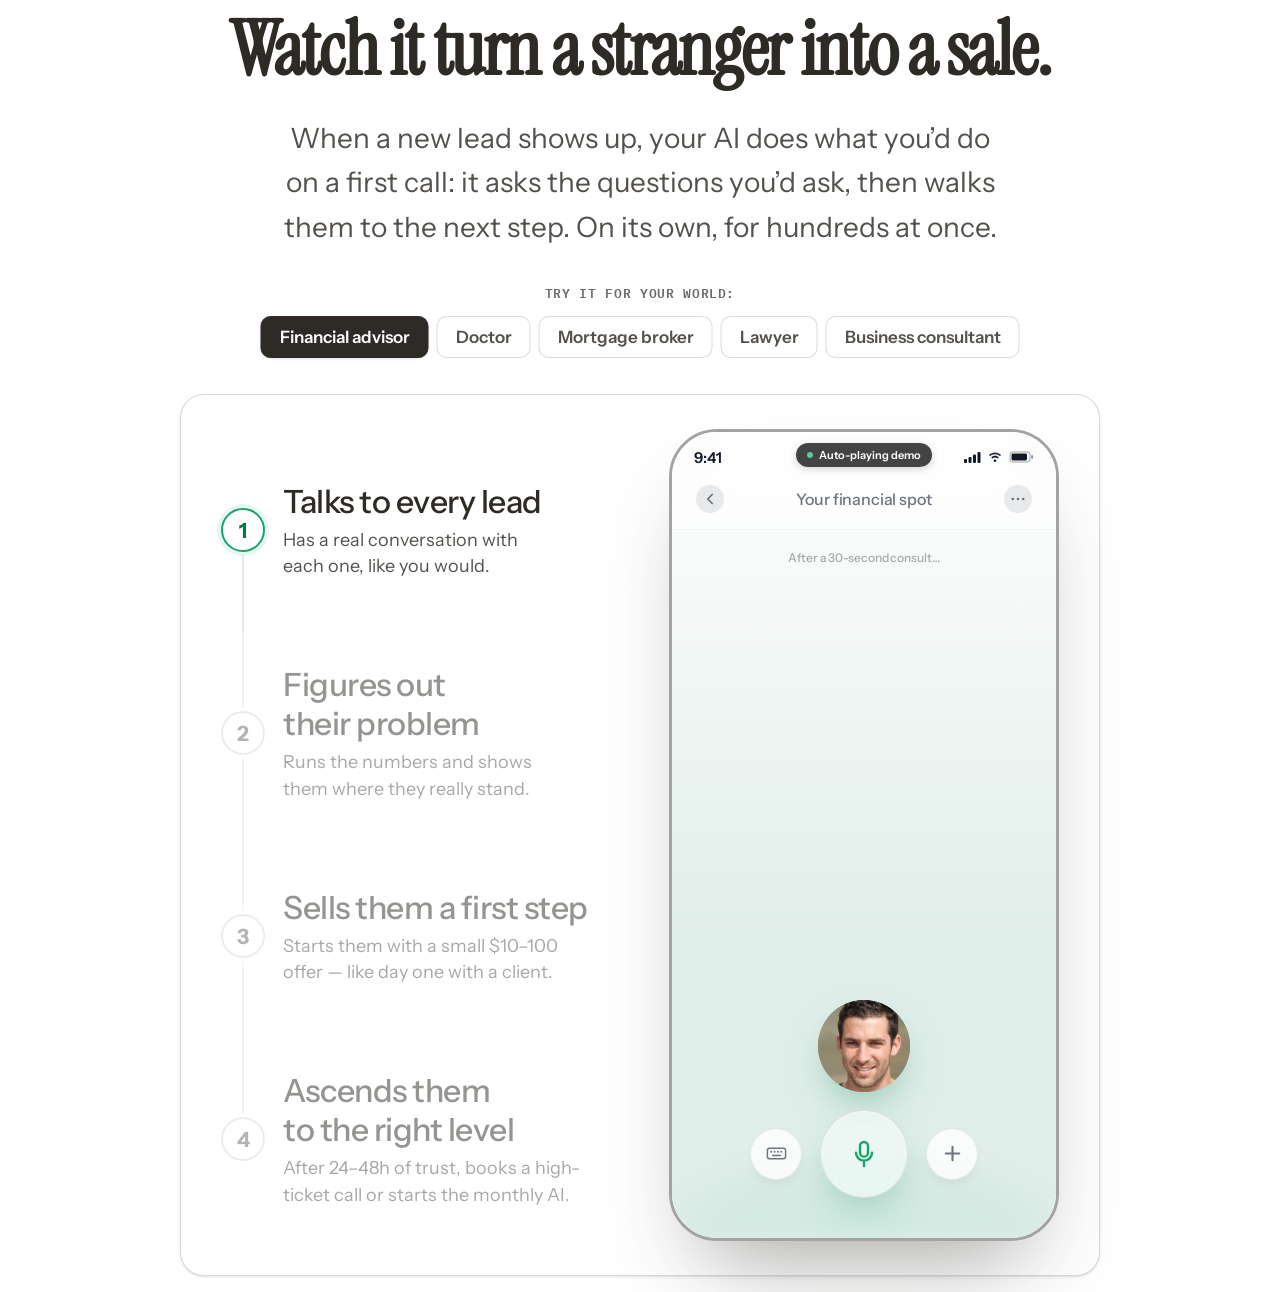
<file: front-door-app-embed.html>
<!DOCTYPE html><html lang="en"><head><meta charset="UTF-8"><meta name="viewport" content="width=device-width,initial-scale=1">
<title>AI demo · 1:1 app UI</title>
<link rel="preload" href="fonts/instrument-sans-latin.woff2" as="font" type="font/woff2" crossorigin>
<link rel="preload" href="fonts/instrument-serif-latin.woff2" as="font" type="font/woff2" crossorigin>
<style>
/* self-hosted fonts — latin + latin-ext, normal weights only */
@font-face{font-family:'IBM Plex Mono';font-style:normal;font-weight:500;font-display:swap;src:url(fonts/ibm-plex-mono-500-latin.woff2) format('woff2');unicode-range:U+0000-00FF,U+0131,U+0152-0153,U+02BB-02BC,U+02C6,U+02DA,U+02DC,U+0304,U+0308,U+0329,U+2000-206F,U+20AC,U+2122,U+2191,U+2193,U+2212,U+2215,U+FEFF,U+FFFD}
@font-face{font-family:'IBM Plex Mono';font-style:normal;font-weight:500;font-display:swap;src:url(fonts/ibm-plex-mono-500-latin-ext.woff2) format('woff2');unicode-range:U+0100-02BA,U+02BD-02C5,U+02C7-02CC,U+02CE-02D7,U+02DD-02FF,U+0304,U+0308,U+0329,U+1D00-1DBF,U+1E00-1E9F,U+1EF2-1EFF,U+2020,U+20A0-20AB,U+20AD-20C0,U+2113,U+2C60-2C7F,U+A720-A7FF}
@font-face{font-family:'IBM Plex Mono';font-style:normal;font-weight:600;font-display:swap;src:url(fonts/ibm-plex-mono-600-latin.woff2) format('woff2');unicode-range:U+0000-00FF,U+0131,U+0152-0153,U+02BB-02BC,U+02C6,U+02DA,U+02DC,U+0304,U+0308,U+0329,U+2000-206F,U+20AC,U+2122,U+2191,U+2193,U+2212,U+2215,U+FEFF,U+FFFD}
@font-face{font-family:'IBM Plex Mono';font-style:normal;font-weight:600;font-display:swap;src:url(fonts/ibm-plex-mono-600-latin-ext.woff2) format('woff2');unicode-range:U+0100-02BA,U+02BD-02C5,U+02C7-02CC,U+02CE-02D7,U+02DD-02FF,U+0304,U+0308,U+0329,U+1D00-1DBF,U+1E00-1E9F,U+1EF2-1EFF,U+2020,U+20A0-20AB,U+20AD-20C0,U+2113,U+2C60-2C7F,U+A720-A7FF}
@font-face{font-family:'Instrument Sans';font-style:normal;font-weight:400 700;font-stretch:100%;font-display:swap;src:url(fonts/instrument-sans-latin.woff2) format('woff2');unicode-range:U+0000-00FF,U+0131,U+0152-0153,U+02BB-02BC,U+02C6,U+02DA,U+02DC,U+0304,U+0308,U+0329,U+2000-206F,U+20AC,U+2122,U+2191,U+2193,U+2212,U+2215,U+FEFF,U+FFFD}
@font-face{font-family:'Instrument Sans';font-style:normal;font-weight:400 700;font-stretch:100%;font-display:swap;src:url(fonts/instrument-sans-latin-ext.woff2) format('woff2');unicode-range:U+0100-02BA,U+02BD-02C5,U+02C7-02CC,U+02CE-02D7,U+02DD-02FF,U+0304,U+0308,U+0329,U+1D00-1DBF,U+1E00-1E9F,U+1EF2-1EFF,U+2020,U+20A0-20AB,U+20AD-20C0,U+2113,U+2C60-2C7F,U+A720-A7FF}
@font-face{font-family:'Instrument Serif';font-style:normal;font-weight:400;font-display:swap;src:url(fonts/instrument-serif-latin.woff2) format('woff2');unicode-range:U+0000-00FF,U+0131,U+0152-0153,U+02BB-02BC,U+02C6,U+02DA,U+02DC,U+0304,U+0308,U+0329,U+2000-206F,U+20AC,U+2122,U+2191,U+2193,U+2212,U+2215,U+FEFF,U+FFFD}
@font-face{font-family:'Instrument Serif';font-style:normal;font-weight:400;font-display:swap;src:url(fonts/instrument-serif-latin-ext.woff2) format('woff2');unicode-range:U+0100-02BA,U+02BD-02C5,U+02C7-02CC,U+02CE-02D7,U+02DD-02FF,U+0304,U+0308,U+0329,U+1D00-1DBF,U+1E00-1E9F,U+1EF2-1EFF,U+2020,U+20A0-20AB,U+20AD-20C0,U+2113,U+2C60-2C7F,U+A720-A7FF}
/* == tokens:auto — synced from tokens.css; edit tokens.css, not this block == */
/* Kodara design tokens — single source of truth.
   Edit THIS file, then run `node build-cf.mjs`: it re-inlines this block into
   index.html and front-door-app-embed.html (between the tokens markers) and
   regenerates the ClickFunnels embeds. Never edit the inlined copies. */
:root{
  /* neutrals — warm ink (marketing layer; the in-app demo UI keeps its own cool-gray neutrals) */
  --bg:#FFFFFF; --surface:#F4F5F6; --surface-2:#FAFBFC;
  --ink:#2E2B26; --ink-2:rgba(46,43,38,.82); --ink-3:rgba(46,43,38,.70);
  --line:rgba(46,43,38,.10); --line-2:rgba(46,43,38,.17);
  /* accent */
  --accent:#16A46C; --accent-ink:#106844; --accent-mint:#5BC998;
  --accent-soft:rgba(22,164,108,.10); --accent-line:rgba(22,164,108,.22);
  /* dark sections */
  --dark:#222320; --dark-2:#131412;
  /* buttons */
  --btnA:#1faf78; --btnB:#0f6b43;
  --grad-btn:linear-gradient(180deg,var(--btnA),var(--btnB));
  /* shadows */
  --shadow-accent:0 8px 18px -6px rgba(12,61,38,.5);
  --shadow-accent-lift:0 16px 30px -8px rgba(12,61,38,.6);
  --shadow-accent-sm:0 6px 16px -4px rgba(12,61,38,.45);
  --shadow-mockup:0 20px 25px -5px rgba(0,0,0,0.1),0 8px 10px -6px rgba(0,0,0,0.1);
  --shadow-sm:0 1px 3px 0 rgba(0,0,0,0.1),0 1px 2px -1px rgba(0,0,0,0.1);
  --shadow-device:0 50px 90px -34px rgba(46,43,38,.42);
  /* radius scale */
  --r-sm:10px; --r-md:12px; --r-lg:16px; --r-xl:24px; --r-pill:999px;
  /* z-index (page layer) */
  --z-nav:60; --z-overlay:40;
  /* motion */
  --ease-out:cubic-bezier(.2,.7,.2,1);
  --ease-spring:cubic-bezier(.32,.72,0,1);
  --ease-move:cubic-bezier(.5,0,.2,1);
  --dur-fast:.15s; --dur-base:.3s; --dur-slow:.55s;
  /* type — rem modular scale (respects user font-size); body 22px @16 root */
  --fs-micro:.875rem; --fs-xs:1rem; --fs-sm:1.125rem; --fs-body:1.375rem;
  --fs-lead:clamp(1.5rem, 1.2rem + 1vw, 1.75rem);
  --fs-title:clamp(1.625rem, 1.35rem + .9vw, 2rem);
  --fs-h3:clamp(1.875rem, 1.4rem + 2vw, 3.25rem);
  --fs-h2:clamp(2.375rem, 1.5rem + 3.4vw, 4.75rem);
  --fs-display:clamp(2.5rem, 1.2rem + 6.6vw, 6.5rem);
  --fs-label:.8125rem;
  /* tracking */
  --track-tight:-.015em; --track-tighter:-.025em;
  /* spacing — 8pt grid in rem (scales with user font-size) */
  --sp-1:.25rem; --sp-2:.5rem; --sp-3:.75rem; --sp-4:1rem; --sp-5:1.5rem; --sp-6:2rem; --sp-7:3rem; --sp-8:4rem; --sp-9:6rem;
  /* fonts */
  --font-display:"Instrument Serif",serif;
  --font-body:"Instrument Sans",sans-serif;
  --mono:"IBM Plex Mono",monospace;
  /* decorative grid */
  --grid-opacity:0.12;
}
/* Breakpoints cannot be custom properties. Canonical set: 600 / 760 / 860 px max-width. */
/* == /tokens:auto == */
:root{
  /* app tokens (1:1 from Figma) — the in-app demo UI intentionally uses cool-gray
     product neutrals, distinct from the page's warm marketing neutrals */
  --a900:rgba(17,24,39,.9);--a600:rgba(17,24,39,.6);--a400:rgba(17,24,39,.36);--a100:rgba(17,24,39,.09);--ablack:#111827;
  --card-bg:rgba(255,255,255,.8);--field-bg:rgba(255,255,255,.5);
  --fb:var(--font-body);--fd:var(--font-display);
  --orbImg:url("app-orb.png");
}
/* derived accent system — applyTheme() sets only --accent and --orbImg;
   everything below follows from --accent, so industry themes cannot drift */
:root{
  --accent-ink:oklch(from var(--accent) calc(l - .13) c h);
  --accent-soft:color-mix(in srgb, var(--accent) 10%, transparent);
  --accent-line:color-mix(in srgb, var(--accent) 24%, transparent);
  --btnA:oklch(from var(--accent) calc(l + .04) c h);
  --btnB:oklch(from var(--accent) calc(l - .11) c h);
  --wash:color-mix(in srgb, var(--accent) 9%, #f4f5f6);
  --orbGlow:color-mix(in srgb, var(--accent-ink) 42%, transparent);
}

*{box-sizing:border-box;margin:0;padding:0}
body{font-family:var(--fb);background:transparent;color:var(--ink);-webkit-font-smoothing:antialiased;display:flex;flex-direction:column;align-items:center;padding:8px 20px 16px;overflow:hidden}
.wrap{width:100%;max-width:920px;display:flex;flex-direction:column;align-items:center}
.below{margin-bottom:36px;text-align:center;width:100%}
.below-eyebrow{font-family:var(--mono);font-size:var(--fs-label);font-weight:600;letter-spacing:.05em;text-transform:uppercase;color:var(--accent-ink);display:flex;align-items:center;justify-content:center;gap:9px;margin-bottom:14px}
.below-eyebrow::before{content:"";width:12px;height:1.5px;background:var(--accent)}
/* vw resolves against the iframe width (~1064px), narrower than the parent page,
   so a higher coefficient is needed to match the parent section <h2> (~68px desktop) */
.below-h{font-family:var(--fd);font-weight:700;font-size:clamp(2.375rem, 1.5rem + 4.3vw, 4.75rem);line-height:1.1;letter-spacing:-.025em;margin-bottom:var(--sp-5)}
.below-sub{font-size:var(--fs-lead);color:var(--ink-2);line-height:1.6;margin-bottom:var(--sp-6)}
.industry{width:max-content;max-width:min(840px,92vw);position:relative;left:50%;transform:translateX(-50%)}
.industry .ik{font-family:var(--mono);font-size:var(--fs-label);font-weight:700;text-transform:uppercase;letter-spacing:.05em;color:var(--ink-3);display:block;text-align:center;margin-bottom:12px}
.industry-row{display:flex;align-items:center;justify-content:center;gap:8px;flex-wrap:wrap}
.pill{font:inherit;font-size:1.0625rem;font-weight:600;padding:10px 18px;border-radius:var(--r-sm);border:1px solid var(--line-2);background:#fff;color:var(--ink-2);cursor:pointer;transition:all var(--dur-fast) ease;flex:none}
.pill:hover{border-color:var(--ink-3);color:var(--ink);background:var(--surface-2)}
.pill.active{border-color:var(--ink);background:var(--ink);color:#fff;box-shadow:var(--shadow-sm)}

.demo-card{width:100%;border:1px solid var(--line-2);border-radius:24px;background:#fff;box-shadow:var(--shadow-sm);padding:34px 40px}
.split{display:flex;align-items:stretch;gap:44px}
@media(max-width:860px){.split{flex-direction:column;gap:28px}.demo-card{padding:24px}}
.panel{flex:1;min-width:0;display:flex;flex-direction:column}
.slist{flex:1;display:flex;flex-direction:column}
.step{flex:1;display:grid;grid-template-columns:44px 1fr;gap:18px;align-items:center;transition:opacity .3s ease}
.step:not(.active):not(.done){opacity:.5}
.srail{position:relative;align-self:stretch;display:flex;align-items:center;justify-content:center}
.srail::before,.srail::after{content:"";position:absolute;left:50%;transform:translateX(-50%);width:2px;background:var(--line);transition:background .45s ease}
.srail::before{top:0;bottom:calc(50% + 25px)}
.srail::after{top:calc(50% + 25px);bottom:0}
.step:first-child .srail::before{display:none}
.step:last-child .srail::after{display:none}
.step.active .srail::before,.step.done .srail::before{background:var(--accent)}
.step.done .srail::after{background:var(--accent)}
.snum{position:relative;z-index:1;width:44px;height:44px;border-radius:50%;border:2px solid var(--line-2);background:#fff;color:var(--ink-3);display:flex;align-items:center;justify-content:center;font-weight:700;font-size:1.3125rem;flex:none;transition:.3s}
.step.active .snum{border-color:var(--accent);color:var(--accent-ink);box-shadow:0 0 0 4px var(--accent-soft)}
.step.done .snum{background:var(--accent);border-color:var(--accent);color:#fff;box-shadow:none}
.sline{display:none}
.sbody{padding-bottom:0}
.s-t{font-size:var(--fs-title);font-weight:500;color:var(--ink);letter-spacing:-.015em;line-height:1.22}
.s-d{font-size:var(--fs-sm);color:var(--ink-2);line-height:1.45;margin-top:6px}
.below-h,.below-sub,.s-t,.s-d{text-wrap:balance}

/* ───── 1:1 app screen ───── */
.app{width:390px;height:812px;flex:none;border-radius:48px;border:3px solid #a3a3a3;background:#fff;overflow:hidden;position:relative;display:flex;flex-direction:column;box-shadow:var(--shadow-device);font-weight:500}
.app-bg{position:absolute;inset:0;z-index:0;pointer-events:none;transition:opacity .6s ease}
.app-bg.g{background:linear-gradient(180deg,#fff 0%,var(--wash) 63%);opacity:1}
.app-bg.o{background:linear-gradient(180deg,#fff 0%,#f4e6d3 63%);opacity:0}
.app.turn-user .app-bg.g{opacity:0}
.app.turn-user .app-bg.o{opacity:1}
.app-top{position:relative;z-index:6;backdrop-filter:blur(20px);-webkit-backdrop-filter:blur(20px);background:rgba(255,255,255,.45);border-bottom:1px solid rgba(26,26,26,.04)}
.app-status{display:flex;justify-content:space-between;align-items:center;padding:16px 22px 4px;font-weight:600;font-size:15px;color:var(--ablack)}
.app-status .ic{display:flex;align-items:center;gap:6px}
.app-head{display:flex;align-items:center;justify-content:space-between;padding:14px 24px 16px}
.app-iconbtn{width:28px;height:28px;border-radius:999px;background:var(--a100);display:flex;align-items:center;justify-content:center;color:var(--a600)}
.app-iconbtn svg{width:18px;height:18px}
.app-title{font-weight:500;font-size:16px;color:var(--a600);letter-spacing:-.15px}
.app-chat{position:relative;z-index:1;flex:1;min-height:0;overflow-y:auto;padding:14px 24px 440px;display:flex;flex-direction:column;gap:14px;scrollbar-width:none}
.app-chat::-webkit-scrollbar{display:none}
.m{opacity:0;transform:translateY(8px);transition:opacity .4s ease,transform .4s ease}
.m.pending{display:none}
.m.in{opacity:1;transform:none}
.ai-text{font-weight:500;font-size:16px;line-height:28px;color:var(--ablack);max-width:330px;letter-spacing:-.2px}
.user-pill{align-self:flex-end;background:var(--a100);padding:12px 20px;border-radius:32px;font-weight:500;font-size:16px;line-height:24px;color:var(--a900);letter-spacing:-.2px;max-width:80%}
.user-typing{align-self:flex-end;background:var(--a100);padding:15px 18px;border-radius:32px;display:flex;gap:5px}
.user-typing:not(.in){display:none}
.user-typing span{width:6px;height:6px;border-radius:50%;background:var(--a400);animation:utd 1.2s infinite}
.user-typing span:nth-child(2){animation-delay:.15s}.user-typing span:nth-child(3){animation-delay:.3s}
@keyframes utd{0%,60%,100%{opacity:.3;transform:translateY(0)}30%{opacity:1;transform:translateY(-2px)}}
.cards{display:grid;grid-template-columns:1fr 1fr;gap:12px}
/* card — glass surface recipe (in-app cards share one material) */
.card,.reco,.ocard,.bk{background:var(--card-bg);backdrop-filter:blur(10px);-webkit-backdrop-filter:blur(10px);border-radius:var(--r-lg)}
.card{padding:20px;display:flex;flex-direction:column;gap:8px;opacity:0;transform:translateY(8px);transition:opacity .4s ease,transform .4s ease}
.card.in{opacity:1;transform:none}
.card .cl{font-size:12px;line-height:16px;color:var(--a600);font-weight:500}
.card .cv{font-size:20px;line-height:28px;color:var(--a900);font-weight:500}
.timediv{text-align:center;color:var(--a400);font-size:12px;font-weight:500;letter-spacing:-.1px;margin:6px 0 2px}
.reco{padding:14px 16px;display:flex;align-items:center;justify-content:space-between;gap:12px}
.reco-l{display:flex;flex-direction:column;gap:2px;min-width:0}
.reco-k{font-size:11px;color:var(--accent-ink);font-weight:700;text-transform:uppercase;letter-spacing:.04em}
.reco-t{font-size:16px;color:var(--a900);font-weight:600;letter-spacing:-.1px}
.reco-r{display:flex;align-items:center;gap:10px;flex:none}
.reco-p{font-size:20px;color:var(--a900);font-weight:600}
.reco-go{width:36px;height:36px;border-radius:50%;background:radial-gradient(circle at 50% 72%,#2e9d6f,#0c3d26 78%);color:#fff;display:flex;align-items:center;justify-content:center;flex:none;box-shadow:0 4px 12px -3px rgba(12,61,38,.5)}
.orbzone{position:relative;z-index:1;min-height:108px;display:flex;flex-direction:column;align-items:center;justify-content:flex-end;gap:12px;flex:none;padding-bottom:10px}
.vtrans{min-height:44px;display:flex;flex-wrap:wrap;gap:5px 7px;justify-content:center;align-items:center;padding:0 28px;max-width:100%}
.vtrans .w{opacity:0;transform:translateY(5px);transition:opacity .3s ease,transform .3s ease;font-size:17px;font-weight:500;color:var(--a900);letter-spacing:-.2px}
.vtrans .w.in{opacity:1;transform:none}
.orb{position:relative;width:84px;height:84px;border-radius:50%;background:var(--orbImg) center/cover no-repeat;box-shadow:0 18px 40px -12px var(--orbGlow);animation:orbBreathe 4s ease-in-out infinite}
.orb::after{content:"";position:absolute;inset:0;border-radius:50%;pointer-events:none;box-shadow:0 0 0 0 rgba(201,138,74,0)}
.orb.listening::after{animation:listenPulse 1.7s ease-out infinite}
@keyframes listenPulse{0%{box-shadow:0 0 0 0 rgba(201,138,74,.5)}100%{box-shadow:0 0 0 20px rgba(201,138,74,0)}}
@keyframes orbBreathe{0%,100%{transform:scale(1)}50%{transform:scale(1.05)}}
/* stylized talking AI avatar (test) — replaces the orb on one theme */
.avatar{position:relative;width:92px;height:92px;border-radius:50%;display:none;align-items:center;justify-content:center;background:radial-gradient(circle at 50% 30%,#fff3e8,#ffd9bd 58%,#eeb892);box-shadow:0 18px 40px -12px var(--orbGlow);animation:orbBreathe 4s ease-in-out infinite}
.app.avatar-mode .avatar{display:flex}
.app.avatar-mode .orb{display:none}
.app.avatar-mode .vtrans{display:none}
.av-face{position:relative;width:100%;height:100%}
.av-eye{position:absolute;top:42%;width:9px;height:11px;border-radius:50%;background:#3a2f2a;transform-origin:center;animation:avblink 5.5s infinite}
.av-eye.l{left:31%}.av-eye.r{right:31%}
.av-eye::after{content:"";position:absolute;top:2px;left:2.5px;width:3px;height:3px;border-radius:50%;background:rgba(255,255,255,.85)}
@keyframes avblink{0%,93%,100%{transform:scaleY(1)}96%{transform:scaleY(.1)}}
.av-brow{position:absolute;top:37%;width:11px;height:2px;border-radius:2px;background:#3a2f2a;opacity:.5}
.av-brow.l{left:30%}.av-brow.r{right:30%}
.av-mouth{position:absolute;left:50%;top:62%;width:24px;height:6px;background:#9a4b42;border-radius:0 0 14px 14px/0 0 16px 16px;transform:translateX(-50%)}
.avatar.talking .av-mouth{animation:avtalk .25s ease-in-out infinite alternate}
@keyframes avtalk{from{height:4px;width:22px}to{height:14px;width:26px}}
.av-ring{position:absolute;inset:-6px;border-radius:50%;border:2px solid var(--accent);opacity:0;pointer-events:none}
.avatar.talking .av-ring{animation:avring 1.3s ease-out infinite}
@keyframes avring{0%{opacity:.5;transform:scale(1)}100%{opacity:0;transform:scale(1.2)}}
/* realistic photo avatar variant */
.avatar.photo{background:url("avatar-finance.jpg") center 32%/cover}
.avatar.photo .av-face{display:none}
.avatar.photo.talking{animation:avbob .55s ease-in-out infinite}
@keyframes avbob{0%,100%{transform:translateY(0) scale(1)}50%{transform:translateY(-1.5px) scale(1.015)}}
.av-vid{position:absolute;inset:0;width:100%;height:100%;object-fit:cover;border-radius:50%;display:none}
.avatar.photo .av-vid{display:block}
.app-input{position:relative;z-index:6;display:flex;justify-content:center;align-items:center;gap:18px;padding:8px 18px 40px;min-height:0}
.app-input::before{content:"";position:absolute;left:-12px;right:-12px;bottom:0;height:146px;z-index:-1;pointer-events:none;background:radial-gradient(74% 92% at 50% 100%,color-mix(in srgb,var(--accent) 15%,transparent),transparent 72%),radial-gradient(50% 70% at 50% 100%,rgba(255,255,255,.5),transparent 72%);filter:blur(8px)}
.vmic{width:88px;height:88px;border-radius:50%;border:1px solid var(--a100);background:var(--field-bg);backdrop-filter:blur(10px) saturate(140%);-webkit-backdrop-filter:blur(10px) saturate(140%);box-shadow:0 18px 40px -16px var(--orbGlow),inset 0 1px 0 rgba(255,255,255,.7);display:flex;align-items:center;justify-content:center;color:var(--accent);cursor:default;padding:0;animation:vmicBreathe 3.8s ease-in-out infinite}
.vmic svg{width:32px;height:32px;display:block}
@keyframes vmicBreathe{0%,100%{box-shadow:0 18px 40px -16px var(--orbGlow),inset 0 1px 0 rgba(255,255,255,.7),0 0 0 0 color-mix(in srgb,var(--accent) 22%,transparent);transform:scale(1)}50%{box-shadow:0 18px 40px -16px var(--orbGlow),inset 0 1px 0 rgba(255,255,255,.7),0 0 0 11px color-mix(in srgb,var(--accent) 0%,transparent);transform:scale(1.03)}}
.vorb{width:52px;height:52px;border-radius:50%;flex:none;display:flex;align-items:center;justify-content:center;padding:0;background:var(--card-bg);backdrop-filter:blur(10px);-webkit-backdrop-filter:blur(10px);border:1px solid var(--a100);box-shadow:0 6px 16px -10px rgba(17,24,39,.22),inset 0 1px 0 rgba(255,255,255,.6);color:var(--a600);cursor:default}
.vorb svg{width:23px;height:23px;display:block}

/* low-ticket offer card (ported from repo .chat-recommendation/.rec-cta) */
.ocard{padding:16px;display:flex;flex-direction:column;gap:12px;box-shadow:0 8px 22px rgba(46,43,38,.06)}
.ocard-chip{align-self:flex-start;display:inline-flex;align-items:center;gap:6px;background:var(--accent-soft);border:1px solid var(--accent-line);color:var(--accent-ink);font-size:11px;font-weight:700;text-transform:uppercase;letter-spacing:.05em;padding:5px 10px;border-radius:var(--r-pill)}
.ocard-chip .dot{width:6px;height:6px;border-radius:50%;background:var(--accent)}
.ocard-title{font-size:18px;font-weight:600;color:var(--a900);letter-spacing:-.2px;line-height:1.2}
.ocard-sub{font-size:13.5px;color:var(--a600);line-height:1.45}
.ocard-bullets{display:flex;flex-direction:column;gap:9px}
.ocard-bullet{display:flex;align-items:flex-start;gap:9px;font-size:14px;color:var(--a900);line-height:1.35}
.ocard-bullet .bi{width:18px;height:18px;border-radius:50%;background:var(--accent-soft);color:var(--accent-ink);display:flex;align-items:center;justify-content:center;flex:none;margin-top:1px}
.ocard-cta{display:flex;align-items:center;justify-content:center;gap:7px;width:100%;padding:14px;border:none;border-radius:var(--r-md);background:var(--grad-btn);color:#fff;font:inherit;font-size:15px;font-weight:600;letter-spacing:-.1px;cursor:pointer;box-shadow:var(--shadow-accent-sm);margin-top:2px}
.ocard-cta .px{opacity:.82;font-weight:500}
.ocard-cta.sold{background:linear-gradient(180deg,#1a9a61,#0f6b43);pointer-events:none}
/* blurred auto-checkout sheet */
.pay-overlay{position:absolute;inset:0;z-index:36;display:flex;align-items:flex-end;justify-content:center;pointer-events:none}
.pay-backdrop{position:absolute;inset:0;background:rgba(20,18,16,.42);opacity:0;transition:opacity .35s ease}
.pay-overlay.in .pay-backdrop{opacity:1}
.pay-sheet{position:relative;width:100%;background:#fff;border-radius:28px 28px 0 0;padding:12px 20px 22px;box-shadow:0 -20px 50px rgba(0,0,0,.22);transform:translateY(102%);transition:transform .42s var(--ease-out);display:flex;flex-direction:column;gap:11px}
.pay-overlay.in .pay-sheet{transform:none}
.pay-grab{width:38px;height:5px;border-radius:3px;background:var(--a100);align-self:center;margin-bottom:2px}
.pay-head{display:flex;flex-direction:column;gap:3px;padding:0 1px 4px}
.pay-merch{font-size:11px;font-weight:700;color:var(--a600);text-transform:uppercase;letter-spacing:.05em}
.pay-amt{font-size:18px;font-weight:600;color:var(--a900);display:flex;justify-content:space-between;align-items:baseline;letter-spacing:-.2px}
.pay-amt b{font-weight:700}
.pay-body{display:flex;flex-direction:column;gap:7px}
.pay-body label{font-size:11.5px;font-weight:600;color:var(--a600);margin-top:3px}
.pay-field{display:flex;align-items:center;gap:8px;min-height:46px;padding:0 14px;border:1px solid var(--a100);border-radius:11px;background:#fbfbfa;font-size:15px;color:var(--a900);font-variant-numeric:tabular-nums;overflow:hidden}
.pay-row{display:grid;grid-template-columns:1fr 1fr;gap:8px}
.pv{letter-spacing:.06em;white-space:nowrap}
.pv.blurred{filter:blur(4.5px)}
.cardbrand{margin-left:auto;font-size:11px;font-weight:800;color:#1a1f71;letter-spacing:.5px}
.pay-btn{margin-top:6px;width:100%;padding:15px;border:none;border-radius:var(--r-md);background:var(--grad-btn);color:#fff;font:inherit;font-size:15.5px;font-weight:600;box-shadow:var(--shadow-accent);display:flex;align-items:center;justify-content:center;gap:9px}
.pay-spin{width:16px;height:16px;border-radius:50%;border:2px solid rgba(255,255,255,.4);border-top-color:#fff;animation:payspin .7s linear infinite}
@keyframes payspin{to{transform:rotate(360deg)}}
.pay-secure{display:flex;align-items:center;justify-content:center;gap:6px;font-size:11.5px;color:var(--a400);font-weight:500}
.pay-secure svg{width:13px;height:13px}
.pay-success{position:absolute;inset:0;background:#fff;border-radius:28px 28px 0 0;display:flex;flex-direction:column;align-items:center;justify-content:center;gap:10px;opacity:0;transition:opacity .3s ease}
.pay-success.in{opacity:1}
.pay-success-ic{width:60px;height:60px;border-radius:50%;background:var(--accent-soft);color:var(--accent-ink);display:flex;align-items:center;justify-content:center}
.pay-success-t{font-size:18px;font-weight:600;color:var(--a900)}
.pay-success-s{font-size:13px;color:var(--a600);font-variant-numeric:tabular-nums}
/* booking card (ported from repo .chat-booking) */
.bk{border:1px solid var(--a100);padding:18px;display:flex;flex-direction:column;gap:14px;box-shadow:0 10px 24px rgba(46,43,38,.06)}
.bk-title{font-size:16.5px;font-weight:600;color:var(--a900);letter-spacing:-.2px;line-height:1.3}
.bk-meta{display:flex;flex-wrap:wrap;gap:12px;font-size:12px;color:var(--a600)}
.bk-meta .it{display:inline-flex;align-items:center;gap:5px}
.bk-meta svg{color:var(--a600);flex:none}
.bk-stage{display:flex;flex-direction:column;gap:12px}
.bk-label{font-size:11px;font-weight:700;color:var(--accent-ink);letter-spacing:.05em;text-transform:uppercase}
.bk-summary{padding:11px 13px;background:var(--accent-soft);border:1px solid var(--accent-line);border-radius:10px;font-size:13px;font-weight:600;color:var(--accent-ink);line-height:1.4}
.bk-back{align-self:flex-start;display:inline-flex;align-items:center;gap:3px;border:none;background:none;color:var(--a600);font:inherit;font-size:12.5px;font-weight:500;cursor:pointer;padding:0}
.bk-days{display:grid;grid-template-columns:repeat(7,1fr);gap:6px}
.bk-day{display:flex;flex-direction:column;align-items:center;gap:4px;padding:10px 2px;background:#fff;border:1px solid var(--a100);border-radius:10px;cursor:pointer;font:inherit;transition:border-color .18s,background .18s,box-shadow .18s}
.bk-day.sel{border-color:var(--accent);background:var(--accent-soft);box-shadow:0 0 0 3px var(--accent-soft)}
.bk-day .dow{font-size:10px;font-weight:600;color:var(--a600);text-transform:uppercase;letter-spacing:.4px}
.bk-day .num{font-size:15px;font-weight:600;color:var(--a900);font-variant-numeric:tabular-nums}
.bk-day.sel .dow,.bk-day.sel .num{color:var(--accent-ink)}
.bk-times{display:grid;grid-template-columns:repeat(2,1fr);gap:8px}
.bk-time{padding:12px;background:#fff;border:1px solid var(--a100);border-radius:10px;font:inherit;font-size:14px;font-weight:500;color:var(--a900);cursor:pointer;text-align:center;font-variant-numeric:tabular-nums;transition:border-color .18s,background .18s,color .18s}
.bk-time.sel{border-color:var(--accent);background:var(--accent-soft);color:var(--accent-ink)}
.bk-form{display:flex;flex-direction:column;gap:10px}
.bk-field{display:flex;flex-direction:column;gap:5px}
.bk-flabel{font-size:12px;font-weight:600;color:var(--a600)}
.bk-input{padding:11px 13px;border:1px solid var(--a100);border-radius:10px;background:#fff;font:inherit;font-size:14px;color:var(--a900);outline:none}
.bk-input::placeholder{color:var(--a400)}
.bk-input:focus{border-color:var(--accent-line)}
.bk-submit{width:100%;padding:14px;border:none;border-radius:var(--r-md);background:var(--grad-btn);color:#fff;font:inherit;font-size:15px;font-weight:600;cursor:pointer;box-shadow:var(--shadow-accent-sm)}
.bk-success{display:flex;flex-direction:column;align-items:center;text-align:center;gap:9px;padding:8px 0 2px}
.bk-success-ic{width:52px;height:52px;border-radius:50%;background:var(--accent-soft);color:var(--accent-ink);display:flex;align-items:center;justify-content:center}
.bk-success-title{font-size:17px;font-weight:600;color:var(--a900)}
.bk-success-body{font-size:13px;color:var(--a600);line-height:1.5}
.bk-success-meta{padding:11px 13px;background:var(--accent-soft);border:1px solid var(--accent-line);border-radius:10px;font-size:13px;color:var(--accent-ink);font-weight:600}
/* mobile tap cursor (fingertip + ripple) */
.tapcursor{position:absolute;z-index:45;left:0;top:0;width:27px;height:27px;margin:-13.5px 0 0 -13.5px;border-radius:50%;pointer-events:none;opacity:0;background:radial-gradient(circle at 50% 42%,rgba(26,26,26,.11),rgba(26,26,26,.05));border:1px solid rgba(26,26,26,.15);transition:left .45s var(--ease-move),top .45s var(--ease-move),opacity .25s ease,transform .14s ease}
.tapcursor.show{opacity:.85}
.tapcursor.tap{transform:scale(.72)}
.tapcursor::after{content:"";position:absolute;inset:-4px;border-radius:50%;border:1.5px solid rgba(26,26,26,.16);opacity:0;pointer-events:none}
.tapcursor.tap::after{animation:tapRipple .5s ease-out}
@keyframes tapRipple{0%{opacity:.34;transform:scale(.6)}100%{opacity:0;transform:scale(1.5)}}
/* "auto-playing demo" badge (notch chip) */
.demobadge{position:absolute;top:11px;left:50%;transform:translateX(-50%);z-index:25;display:inline-flex;align-items:center;gap:6px;background:rgba(26,26,26,.82);color:#fff;font-size:11px;font-weight:600;padding:5px 11px;border-radius:100px;pointer-events:none;box-shadow:0 2px 8px rgba(0,0,0,.18);white-space:nowrap}
.demobadge .d{width:6px;height:6px;border-radius:50%;background:#5cc998;animation:demoPulse 1.8s ease-in-out infinite}
@keyframes demoPulse{0%,100%{box-shadow:0 0 0 0 rgba(92,201,152,.55)}50%{box-shadow:0 0 0 4px rgba(92,201,152,0)}}
/* tap-blocker that swallows real taps + explains itself */
.tapblock{position:absolute;inset:0;z-index:30;background:transparent;cursor:default}
.tapblock-hint{position:absolute;left:50%;top:50%;transform:translate(-50%,-50%) scale(.96);display:inline-flex;align-items:center;gap:8px;background:rgba(26,26,26,.9);color:#fff;font-size:13.5px;font-weight:600;letter-spacing:-.1px;padding:11px 16px;border-radius:100px;opacity:0;pointer-events:none;transition:opacity .25s ease,transform .25s ease;box-shadow:0 10px 28px rgba(0,0,0,.28);max-width:84%;text-align:center;line-height:1.3}
.tapblock-hint svg{width:14px;height:14px;flex:none}
.tapblock.hint .tapblock-hint{opacity:1;transform:translate(-50%,-50%) scale(1)}
.diag{position:fixed;top:12px;right:12px;font-size:12px;color:var(--ink-2);background:#fff;border:1px solid var(--line-2);border-radius:100px;padding:6px 12px;display:flex;gap:9px;align-items:center;box-shadow:var(--shadow-sm);z-index:9}
.diag b{color:var(--ink)}.diag button{font:inherit;font-size:12px;font-weight:600;border:1px solid var(--accent-line);background:var(--accent-soft);color:var(--accent-ink);border-radius:100px;padding:3px 11px;cursor:pointer}
</style></head><body>




<div class="wrap">
  <div class="below">
    <h2 class="below-h">Watch it turn a stranger into a sale.</h2>
    <p class="below-sub">When a new lead shows up, your AI does what you’d do on a first call: it asks the questions you’d ask, then walks them to the next step. On its own, for hundreds at once.</p>
    <div class="industry"><span class="ik">Try it for your world:</span><div class="industry-row"><button class="pill active" data-ind="finance" aria-pressed="true">Financial advisor</button><button class="pill" data-ind="doctor" aria-pressed="false">Doctor</button><button class="pill" data-ind="mortgage" aria-pressed="false">Mortgage broker</button><button class="pill" data-ind="lawyer" aria-pressed="false">Lawyer</button><button class="pill" data-ind="consultant" aria-pressed="false">Business consultant</button></div></div>
  </div>

  <div class="demo-card">
    <div class="split">
      <div class="panel">
        <div class="slist">
          <div class="step" data-step="1"><div class="srail"><span class="snum">1</span><span class="sline"><i></i></span></div><div class="sbody"><div class="s-t">Talks to every lead</div><div class="s-d">Has a real conversation with each one, like you would.</div></div></div>
          <div class="step" data-step="2"><div class="srail"><span class="snum">2</span><span class="sline"><i></i></span></div><div class="sbody"><div class="s-t">Figures out their problem</div><div class="s-d">Runs the numbers and shows them where they really stand.</div></div></div>
          <div class="step" data-step="3"><div class="srail"><span class="snum">3</span><span class="sline"><i></i></span></div><div class="sbody"><div class="s-t">Sells them a first step</div><div class="s-d">Starts them with a small $10–100 offer — like day one with a client.</div></div></div>
          <div class="step" data-step="4"><div class="srail"><span class="snum">4</span></div><div class="sbody"><div class="s-t">Ascends them to the right level</div><div class="s-d">After 24–48h of trust, books a high-ticket call or starts the monthly AI.</div></div></div>
        </div>
      </div>

      <div class="app">
        <div class="app-bg g"></div>
        <div class="app-bg o"></div>
        <div class="app-top">
          <div class="app-status"><span>9:41</span><span class="ic">
            <svg width="17" height="11" viewBox="0 0 17 11" fill="currentColor"><rect x="0" y="7" width="3" height="4" rx="1"/><rect x="4.5" y="5" width="3" height="6" rx="1"/><rect x="9" y="2.5" width="3" height="8.5" rx="1"/><rect x="13.5" y="0" width="3" height="11" rx="1"/></svg>
            <svg width="16" height="11" viewBox="0 0 16 12" fill="currentColor"><path d="M8 2.5c2.1 0 4 .8 5.4 2.1l1.2-1.3C13 1.6 10.6.6 8 .6S3 1.6 1.4 3.3l1.2 1.3C4 3.3 5.9 2.5 8 2.5z" opacity=".9"/><path d="M8 6.1c1.1 0 2.1.4 2.9 1.1l1.2-1.3C11 4.8 9.6 4.2 8 4.2s-3 .6-4.1 1.7l1.2 1.3C5.9 6.5 6.9 6.1 8 6.1z"/><circle cx="8" cy="9.6" r="1.4"/></svg>
            <svg width="25" height="12" viewBox="0 0 25 12" fill="none"><rect x="1" y="1" width="20" height="10" rx="2.7" stroke="currentColor" stroke-width="1" opacity=".4"/><rect x="2.5" y="2.5" width="15.5" height="7" rx="1.4" fill="currentColor"/><rect x="22.3" y="4" width="1.6" height="4" rx=".8" fill="currentColor" opacity=".5"/></svg>
          </span></div>
          <div class="app-head">
            <span class="app-iconbtn"><svg viewBox="0 0 24 24" fill="none" stroke="currentColor" stroke-width="2.2" stroke-linecap="round" stroke-linejoin="round"><path d="M15 6l-6 6 6 6"/></svg></span>
            <span class="app-title" id="appTitle">Your financial spot</span>
            <span class="app-iconbtn"><svg viewBox="0 0 24 24" fill="currentColor"><circle cx="5" cy="12" r="1.7"/><circle cx="12" cy="12" r="1.7"/><circle cx="19" cy="12" r="1.7"/></svg></span>
          </div>
        </div>

        <div class="app-chat" id="chat">
          <div class="m timediv" data-m="sum">After a 30-second consult…</div>
          <div class="m ai-text" data-m="a3"></div>
          <div class="m cards" data-m="cards">
            <div class="card" data-c="0"><div class="cl">Portfolio value</div><div class="cv">$284,120</div></div>
            <div class="card" data-c="1"><div class="cl">Idle cash</div><div class="cv">$61,000</div></div>
            <div class="card" data-c="2"><div class="cl">Annual fees</div><div class="cv">$4,100</div></div>
            <div class="card" data-c="3"><div class="cl">Net return</div><div class="cv">5.1%</div></div>
          </div>
          <div class="m ai-text" data-m="a4"></div>
          <div class="m ai-text" data-m="a5"></div>
          <div class="m ocard" data-m="reco">
            <span class="ocard-chip"><span class="dot"></span>Recommended first step</span>
            <div class="ocard-title">Portfolio Leak Audit</div>
            <div class="ocard-sub">A 12-minute breakdown of exactly where your money is leaking — and the first move to plug it.</div>
            <div class="ocard-bullets">
              <div class="ocard-bullet"><span class="bi"><svg width="11" height="11" viewBox="0 0 12 12" fill="none"><path d="M2 6L5 9L10 3" stroke="currentColor" stroke-width="1.9" stroke-linecap="round" stroke-linejoin="round"/></svg></span>The 3 funds quietly bleeding fees</div>
              <div class="ocard-bullet"><span class="bi"><svg width="11" height="11" viewBox="0 0 12 12" fill="none"><path d="M2 6L5 9L10 3" stroke="currentColor" stroke-width="1.9" stroke-linecap="round" stroke-linejoin="round"/></svg></span>What to move them into instead</div>
              <div class="ocard-bullet"><span class="bi"><svg width="11" height="11" viewBox="0 0 12 12" fill="none"><path d="M2 6L5 9L10 3" stroke="currentColor" stroke-width="1.9" stroke-linecap="round" stroke-linejoin="round"/></svg></span>Your new projected return</div>
            </div>
            <button class="ocard-cta">Get the audit <span class="px">· $27</span> <svg width="14" height="14" viewBox="0 0 14 14" fill="none"><path d="M3 7H11M11 7L7 3M11 7L7 11" stroke="currentColor" stroke-width="1.8" stroke-linecap="round" stroke-linejoin="round"/></svg></button>
          </div>
          <div class="m timediv" data-m="time">2 days later</div>
          <div class="m ai-text" data-m="a6"></div>
          <div class="m bk" data-m="route"></div>
        </div>

        <div class="orbzone"><div class="vtrans" id="vtrans"></div><div class="orb"></div><div class="avatar photo" id="avatar" aria-hidden="true"><video class="av-vid" muted autoplay loop playsinline preload="metadata" poster="avatar-finance.jpg"><source src="avatar-finance.mp4" type="video/mp4"></video><div class="av-face"><span class="av-brow l"></span><span class="av-brow r"></span><span class="av-eye l"></span><span class="av-eye r"></span><span class="av-mouth"></span></div><div class="av-ring"></div></div></div>
        <div class="tapcursor" id="tapcursor"></div>
        <div class="demobadge"><span class="d"></span>Auto-playing demo</div>
        <div class="tapblock" id="tapblock"><div class="tapblock-hint"><svg viewBox="0 0 24 24" fill="currentColor"><path d="M8 5v14l11-7z"/></svg>This plays on its own — just watch</div></div>
        <div class="app-input">
          <button class="vorb" type="button" tabindex="-1" aria-label="Text mode"><svg viewBox="0 0 24 24" fill="none" stroke="currentColor" stroke-width="1.5"><rect x="2.5" y="6.5" width="19" height="11" rx="2.3"/><g fill="currentColor" stroke="none"><circle cx="6.5" cy="10.2" r="1"/><circle cx="10" cy="10.2" r="1"/><circle cx="13.5" cy="10.2" r="1"/><circle cx="17" cy="10.2" r="1"/></g><path d="M8 14h8" stroke-linecap="round"/></svg></button>
          <button class="vmic" type="button" tabindex="-1" aria-label="Talk"><svg viewBox="0 0 24 24" fill="none" stroke="currentColor" stroke-width="1.8" stroke-linecap="round" stroke-linejoin="round"><rect x="9" y="3" width="6" height="11" rx="3"/><path d="M6 11a6 6 0 0 0 12 0M12 17v4"/></svg></button>
          <button class="vorb" type="button" tabindex="-1" aria-label="Upload"><svg viewBox="0 0 24 24" fill="none" stroke="currentColor" stroke-width="2.2" stroke-linecap="round"><path d="M12 5v14M5 12h14"/></svg></button>
        </div>
      </div>
    </div>
  </div>
</div>

<script>
'use strict';
const PREFERS_REDUCED=!!(window.matchMedia&&window.matchMedia('(prefers-reduced-motion:reduce)').matches);
const REDUCE=!!(window.matchMedia&&window.matchMedia('(prefers-reduced-motion:reduce)').matches);
const PACE=1.35; /* global slow-down knob: 1 = original, higher = slower (pauses, typing, booking) */
const CHK_W='<svg width="15" height="15" viewBox="0 0 24 24" fill="none" stroke="currentColor" stroke-width="2.4" stroke-linecap="round" stroke-linejoin="round"><path d="M5 12l5 5L20 6"/></svg>';
const RECO_ARROW='<svg width="14" height="14" viewBox="0 0 14 14" fill="none"><path d="M3 7H11M11 7L7 3M11 7L7 11" stroke="currentColor" stroke-width="1.8" stroke-linecap="round" stroke-linejoin="round"/></svg>';
const BULLET_CHK='<svg width="11" height="11" viewBox="0 0 12 12" fill="none"><path d="M2 6L5 9L10 3" stroke="currentColor" stroke-width="1.9" stroke-linecap="round" stroke-linejoin="round"/></svg>';
const INDUSTRIES={
  finance:{label:'Financial advisor',appTitle:'Your financial spot',role:'With your advisor',
    a3:'I’ve run your numbers. Here’s where your money actually stands:',
    a4:'The problem isn’t your returns. It’s the $4,100 a year you’re quietly leaking in fees.',
    a5:'Here’s where I’d start you. A quick audit that shows the exact funds to move:',
    a6:'You came back twice and asked how to fix the fees yourself. I think you’re ready. Want to talk it through?',
    cards:[['Portfolio value','$284,120'],['Idle cash','$61,000'],['Annual fees','$4,100'],['Net return','5.1%']],
    offer:{title:'Portfolio Leak Audit',price:'$27',cta:'Get the audit',sub:'A 12-minute breakdown of exactly where your money is leaking, and the first move to plug it.',bullets:['The 3 funds quietly bleeding fees','What to move them into instead','Your new projected return']}},
  doctor:{label:'Doctor',appTitle:'Your health snapshot',role:'With your doctor',
    a3:'I’ve gone through your intake. Here’s what your numbers say:',
    a4:'The fatigue isn’t random. It tracks straight back to your sleep and low vitamin D.',
    a5:'Here’s where I’d start you. A short reset built around exactly these markers:',
    a6:'You logged your sleep every night this week. I think you’re ready to go deeper. Want to talk it through?',
    cards:[['Resting HR','74 bpm'],['Sleep (avg)','5h 50m'],['Vitamin D','21 ng/mL'],['Energy score','42/100']],
    offer:{title:'The 7-Day Energy Reset',price:'$29',cta:'Get the reset',sub:'A short protocol targeting the two markers dragging your energy down: sleep and vitamin D.',bullets:['The 3 changes that move your numbers first','A simple sleep + supplement plan','What to retest in 30 days']}},
  mortgage:{label:'Mortgage broker',appTitle:'Your mortgage snapshot',role:'With your broker',
    a3:'I’ve pulled your numbers. Here’s where your mortgage actually stands:',
    a4:'You’re sitting about 0.8% above today’s rates. That’s roughly $310 a month you’re overpaying.',
    a5:'Here’s where I’d start you. A quick refinance check that shows your exact savings:',
    a6:'You ran the savings twice this week. I think you’re ready. Want to talk it through?',
    cards:[['Current rate','6.9%'],['Balance','$418,000'],['Monthly payment','$2,940'],['Save / mo','~$310']],
    offer:{title:'The Refinance Rate Check',price:'$27',cta:'Get the check',sub:'A 10-minute breakdown of what you’d save by refinancing, and whether it’s worth doing right now.',bullets:['Your rate vs today’s market','Exact monthly + lifetime savings','Whether the closing costs pencil out']}},
  lawyer:{label:'Lawyer',appTitle:'Your estate snapshot',role:'With your attorney',
    a3:'I’ve reviewed what you shared. Here’s where your estate plan actually stands:',
    a4:'The real risk isn’t taxes. It’s the missing power of attorney leaving $340k exposed.',
    a5:'Here’s where I’d start you. A quick review that maps exactly what to fix first:',
    a6:'You came back to check that exposure twice. I think you’re ready. Want to talk it through?',
    cards:[['Will','Outdated · 2016'],['Power of attorney','Missing'],['Assets exposed','$340,000'],['Plan score','38/100']],
    offer:{title:'The Estate Gap Review',price:'$49',cta:'Get the review',sub:'A clear breakdown of the gaps in your current plan, and the first document to fix.',bullets:['The clauses leaving assets exposed','What to update before anything else','A prioritized fix list']}},
  consultant:{label:'Business consultant',appTitle:'Your business snapshot',role:'With your consultant',
    a3:'I’ve mapped your numbers. Here’s where your business actually stands:',
    a4:'You’re capped because almost everything still runs through you. The growth is there waiting.',
    a5:'Here’s where I’d start you. A quick map of the first system to take off your plate:',
    a6:'You opened that map three times this week. I think you’re ready. Want to talk it through?',
    cards:[['Monthly revenue','$82,000'],['Owner hours/wk','61 hrs'],['Profit margin','11%'],['Capacity used','98%']],
    offer:{title:'The Capacity Map',price:'$49',cta:'Get the map',sub:'A breakdown of where your time leaks, and the first system to delegate this month.',bullets:['The tasks eating your week','The first role to hand off','What to systemize first']}}
};
let activeInd='finance';
/* one color + one orb per industry — every other accent value is derived in CSS */
const THEME={
  finance:{accent:'#16A46C',orb:'app-orb.png'},
  doctor:{accent:'#0EA5A4',orb:'app-orb-doctor.png'},
  mortgage:{accent:'#2563EB',orb:'app-orb.png'},
  lawyer:{accent:'#4E5AC8',orb:'app-orb-lawyer.png'},
  consultant:{accent:'#C0853C',orb:'app-orb-consultant.png'}
};
function applyTheme(key){const t=THEME[key]||THEME.finance,r=document.documentElement.style;r.setProperty('--accent',t.accent);r.setProperty('--orbImg','url("'+t.orb+'")');const ap=document.querySelector('.app');if(ap)ap.classList.add('avatar-mode');}
function setAppTitle(D){const t=document.getElementById('appTitle');if(t)t.textContent=D.appTitle;}
function renderCards(D){const wrap=q('[data-m="cards"]');[...wrap.querySelectorAll('.card')].forEach((c,i)=>{const d=D.cards[i];if(!d)return;c.querySelector('.cl').textContent=d[0];c.querySelector('.cv').textContent=d[1];});}
function renderReco(D){const o=D.offer;q('[data-m="reco"]').innerHTML='<span class="ocard-chip"><span class="dot"></span>Recommended first step</span><div class="ocard-title">'+o.title+'</div><div class="ocard-sub">'+o.sub+'</div><div class="ocard-bullets">'+o.bullets.map(b=>'<div class="ocard-bullet"><span class="bi">'+BULLET_CHK+'</span>'+b+'</div>').join('')+'</div><button class="ocard-cta">'+o.cta+' <span class="px">· '+o.price+'</span> '+RECO_ARROW+'</button>';}
const chat=document.getElementById('chat');
const app=document.querySelector('.app');
function turn(who){app.classList.toggle('turn-user',who==='user');}
const q=s=>document.querySelector(s),qa=s=>[...document.querySelectorAll(s)];
const steps=[1,2,3,4].map(n=>document.querySelector('.step[data-step="'+n+'"]'));
function setStep(n){steps.forEach((s,k)=>{const i=k+1;s.classList.toggle('active',i===n);s.classList.toggle('done',i<n);});}
function sleep(ms){return new Promise(r=>setTimeout(r,ms));}
/* ── pinning: exactly ONE eased scroll per message (no re-snap, no re-anchor) ── */
let lastEl=null,lastPin=true,_scrollAnim=null,_scrollGen=0;
function smoothScrollTo(target,duration){
  if(_scrollAnim)cancelAnimationFrame(_scrollAnim);
  const start=chat.scrollTop,maxScroll=chat.scrollHeight-chat.clientHeight,clamped=Math.max(0,Math.min(target,maxScroll)),delta=clamped-start;
  if(Math.abs(delta)<1)return;
  if(REDUCE){chat.scrollTop=clamped;return;}
  const dur=duration||600,t0=performance.now();
  const ease=t=>t<0.5?4*t*t*t:1-Math.pow(-2*t+2,3)/2;
  const stepF=now=>{const t=Math.min(1,(now-t0)/dur);chat.scrollTop=start+delta*ease(t);if(t<1)_scrollAnim=requestAnimationFrame(stepF);else _scrollAnim=null;};
  _scrollAnim=requestAnimationFrame(stepF);
}
function offsetTopIn(el){return chat.scrollTop+(el.getBoundingClientRect().top-chat.getBoundingClientRect().top);}
function anchorTop(el){
  if(!el)return;
  const gen=++_scrollGen;
  requestAnimationFrame(()=>requestAnimationFrame(()=>{
    if(gen!==_scrollGen)return;
    const target=offsetTopIn(el)-16,distance=Math.abs(target-chat.scrollTop),dur=Math.max(380,Math.min(820,distance*1.9));
    smoothScrollTo(target,dur);
  }));
}
function ensureVisible(el){
  if(!el)return;
  requestAnimationFrame(()=>{
    const elTop=offsetTopIn(el),elBottom=elTop+el.offsetHeight,viewTop=chat.scrollTop,viewBottom=viewTop+chat.clientHeight;
    if(elBottom>viewBottom-24)smoothScrollTo(elBottom-chat.clientHeight+32,420);
    else if(elTop<viewTop+12)smoothScrollTo(elTop-16,420);
  });
}
function focusFade(){const items=[...chat.querySelectorAll('.m.in')];const n=items.length;items.forEach((el,i)=>{const d=n-1-i;el.style.opacity=d===0?'':(d===1?'.5':(d===2?'.28':'.18'));});}
function scrollDown(){/* anchoring happens once in show(); intentional no-op so a message never re-scrolls */}
/* ── voice-style transcription above the orb (user's turn) ── */
function clearTranscript(){const vt=document.getElementById('vtrans');if(vt)vt.innerHTML='';const o=document.querySelector('.orb');if(o)o.classList.remove('listening');}
async function sayUser(text,W){
  const orb=document.querySelector('.orb'),vt=document.getElementById('vtrans');
  orb.classList.add('listening');vt.innerHTML='';
  const words=text.split(/\s+/).filter(Boolean);
  for(let i=0;i<words.length;i++){
    const sp=document.createElement('span');sp.className='w';sp.textContent=words[i];vt.appendChild(sp);
    void sp.offsetWidth;sp.classList.add('in');
    if(!await W(230))return false;
  }
  return true;
}

/* ── Calendly-style booking (ported from repo .chat-booking, auto-played) ── */
function typeInto(input,text,alive,done){let i=0;const id=setInterval(()=>{if(!alive()){clearInterval(id);return;}i++;input.value=text.slice(0,i);if(i>=text.length){clearInterval(id);if(done)done();}},45*PACE);}
function buildBooking(mount,alive,onDone){
  const role=(INDUSTRIES[activeInd]&&INDUSTRIES[activeInd].role)||'With your advisor';
  mount.innerHTML='<div class="bk-title">Book your strategy call</div>'
    +'<div class="bk-meta"><span class="it"><svg width="12" height="12" viewBox="0 0 14 14" fill="none"><circle cx="7" cy="7" r="5.5" stroke="currentColor" stroke-width="1.3"/><path d="M7 4.2V7L8.8 8.2" stroke="currentColor" stroke-width="1.3" stroke-linecap="round"/></svg>30 min</span><span class="it"><svg width="12" height="12" viewBox="0 0 14 14" fill="none"><circle cx="7" cy="5" r="2.3" stroke="currentColor" stroke-width="1.3"/><path d="M2.5 12.2C2.5 9.8 4.4 8.3 7 8.3C9.6 8.3 11.5 9.8 11.5 12.2" stroke="currentColor" stroke-width="1.3" stroke-linecap="round"/></svg>'+role+'</span><span class="it"><svg width="12" height="12" viewBox="0 0 14 14" fill="none"><rect x="1.5" y="3.5" width="8" height="7" rx="1.3" stroke="currentColor" stroke-width="1.3"/><path d="M9.5 6L12.5 4.3V9.7L9.5 8" stroke="currentColor" stroke-width="1.3" stroke-linejoin="round"/></svg>Google Meet</span></div>'
    +'<div class="bk-stage"></div>';
  const stage=mount.querySelector('.bk-stage'),state={};
  const days=[];let d=new Date();
  while(days.length<7){d.setDate(d.getDate()+1);if(d.getDay()===0)continue;days.push({date:new Date(d),dow:d.toLocaleDateString('en-US',{weekday:'short'}).slice(0,3),num:d.getDate()});}
  const fmt=x=>x.toLocaleDateString('en-US',{weekday:'long',month:'short',day:'numeric'});
  const T=(fn,ms)=>setTimeout(()=>{if(alive())fn();},ms*PACE);
  const cur=document.getElementById('tapcursor');
  const moveCursor=el=>{const ar=mount.closest('.app').getBoundingClientRect(),er=el.getBoundingClientRect();cur.style.left=(er.left-ar.left+er.width/2)+'px';cur.style.top=(er.top-ar.top+er.height/2)+'px';};
  function tap(el,done){if(!el){if(done)done();return;}const first=!cur.classList.contains('show');if(first){cur.style.transition='none';moveCursor(el);void cur.offsetWidth;cur.style.transition='';cur.classList.add('show');}else moveCursor(el);T(()=>{cur.classList.add('tap');T(()=>{cur.classList.remove('tap');if(done)done();},170);},first?300:460);}
  const BACK='<svg width="12" height="12" viewBox="0 0 14 14" fill="none"><path d="M8.5 3L4.5 7L8.5 11" stroke="currentColor" stroke-width="1.4" stroke-linecap="round" stroke-linejoin="round"/></svg>';
  function renderDates(){
    stage.innerHTML='<div class="bk-label">Select a date</div><div class="bk-days"></div>';
    const grid=stage.querySelector('.bk-days');
    days.forEach(dd=>{const btn=document.createElement('button');btn.type='button';btn.className='bk-day';btn.innerHTML='<span class="dow">'+dd.dow+'</span><span class="num">'+dd.num+'</span>';btn.onclick=()=>{state.date=dd;grid.querySelectorAll('.bk-day').forEach(x=>x.classList.remove('sel'));btn.classList.add('sel');T(renderTimes,560);};grid.appendChild(btn);});
    T(()=>{const b=grid.querySelectorAll('.bk-day')[1];if(b)tap(b,()=>b.click());},950);
  }
  function renderTimes(){
    const slots=['9:00 AM','10:30 AM','12:00 PM','1:30 PM','3:00 PM','4:30 PM'];
    stage.innerHTML='<button class="bk-back">'+BACK+'Back to dates</button><div class="bk-label">Available times</div><div class="bk-summary">'+fmt(state.date.date)+'</div><div class="bk-times"></div>';
    stage.querySelector('.bk-back').onclick=renderDates;
    const grid=stage.querySelector('.bk-times');
    slots.forEach(s=>{const btn=document.createElement('button');btn.type='button';btn.className='bk-time';btn.textContent=s;btn.onclick=()=>{state.time=s;grid.querySelectorAll('.bk-time').forEach(x=>x.classList.remove('sel'));btn.classList.add('sel');T(renderConfirm,560);};grid.appendChild(btn);});
    T(()=>{const b=grid.querySelectorAll('.bk-time')[2];if(b)tap(b,()=>b.click());},1000);
  }
  function renderConfirm(){
    stage.innerHTML='<button class="bk-back">'+BACK+'Back to times</button><div class="bk-label">Confirm your booking</div><div class="bk-summary">'+fmt(state.date.date)+' at '+state.time+'</div><div class="bk-form"><div class="bk-field"><span class="bk-flabel">Your name</span><input class="bk-input" data-name placeholder="First and last name"></div><div class="bk-field"><span class="bk-flabel">Email</span><input class="bk-input" data-email placeholder="you@example.com"></div><button class="bk-submit">Confirm booking</button></div>';
    stage.querySelector('.bk-back').onclick=renderTimes;
    const nameI=stage.querySelector('[data-name]'),emailI=stage.querySelector('[data-email]'),sub=stage.querySelector('.bk-submit');
    sub.onclick=()=>{if(nameI.value&&emailI.value){state.name=nameI.value;state.email=emailI.value;renderSuccess();}};
    T(()=>tap(nameI,()=>typeInto(nameI,'Jordan Avery',alive,()=>T(()=>tap(emailI,()=>typeInto(emailI,'jordan.avery@gmail.com',alive,()=>T(()=>tap(sub,()=>sub.click()),450))),300))),750);
  }
  function renderSuccess(){cur.classList.remove('show','tap');
    stage.innerHTML='<div class="bk-success"><div class="bk-success-ic"><svg width="26" height="26" viewBox="0 0 24 24" fill="none" stroke="currentColor" stroke-width="2.4" stroke-linecap="round" stroke-linejoin="round"><path d="M4 12l5 5L20 6"/></svg></div><div class="bk-success-title">You’re booked in</div><div class="bk-success-body">A confirmation with the Google Meet link is on its way to '+state.email+'.</div><div class="bk-success-meta">'+state.date.date.toLocaleDateString('en-US',{weekday:'long',month:'long',day:'numeric'})+' at '+state.time+'</div></div>';
    if(onDone)T(onDone,800);
  }
  renderDates();
}
function stream(el,text,cps,alive){return new Promise(res=>{
  const av=document.getElementById('avatar');if(av)av.classList.add('talking');app.classList.add('ai-speaking');
  const fin=()=>{if(av)av.classList.remove('talking');app.classList.remove('ai-speaking');res();};
  el.textContent='';const node=document.createTextNode('');el.appendChild(node);const t0=performance.now();
  requestAnimationFrame(function tick(now){
    if(alive&&!alive()){node.data=text;fin();return;}
    const k=Math.min(text.length,Math.floor((now-t0)/1000*(cps/PACE)));node.data=text.slice(0,k);
    if(k<text.length)requestAnimationFrame(tick);else fin();
  });
});}
const show=(sel,pin=true)=>{const el=q(sel);el.classList.remove('pending');void el.offsetWidth;el.classList.add('in');lastEl=el;lastPin=pin;focusFade();if(pin)anchorTop(el);else ensureVisible(el);return el;};
/* generic cursor tap on an element (no state change) */
async function tapAt(el,W){
  const cur=document.getElementById('tapcursor');if(!cur||!el)return true;
  const app=el.closest('.app'),ar=app.getBoundingClientRect();
  const place=()=>{const er=el.getBoundingClientRect();cur.style.left=(er.left-ar.left+er.width/2)+'px';cur.style.top=(er.top-ar.top+er.height/2)+'px';};
  const first=!cur.classList.contains('show');
  if(first){cur.style.transition='none';place();void cur.offsetWidth;cur.style.transition='';cur.classList.add('show');}else place();
  if(!await W(first?520:440))return false;
  cur.classList.add('tap');if(!await W(170))return false;cur.classList.remove('tap');
  return true;
}
async function typeChars(el,text,W){el.textContent='';for(let i=0;i<text.length;i++){el.textContent=text.slice(0,i+1);if(!await W(34))return false;}return true;}
function buildPayHTML(o){const full=o.price+'.00';return '<div class="pay-backdrop"></div><div class="pay-sheet"><div class="pay-grab"></div><div class="pay-head"><div class="pay-merch">Kodara · secure checkout</div><div class="pay-amt"><span>'+o.title+'</span><b>'+full+'</b></div></div><div class="pay-body"><label>Card information</label><div class="pay-field"><span class="pv blurred" data-cardnum></span><span class="cardbrand" data-brand></span></div><div class="pay-row"><div class="pay-field"><span class="pv blurred" data-exp></span></div><div class="pay-field"><span class="pv blurred" data-cvc></span></div></div><label>Name on card</label><div class="pay-field"><span class="pv blurred" data-name></span></div></div><button class="pay-btn">Pay '+full+'</button><div class="pay-secure"><svg viewBox="0 0 24 24" fill="none" stroke="currentColor" stroke-width="1.8" stroke-linecap="round" stroke-linejoin="round"><rect x="5" y="11" width="14" height="9" rx="2"/><path d="M8 11V8a4 4 0 0 1 8 0v3"/></svg>Encrypted &amp; secure</div><div class="pay-success"><div class="pay-success-ic"><svg width="30" height="30" viewBox="0 0 24 24" fill="none" stroke="currentColor" stroke-width="2.4" stroke-linecap="round" stroke-linejoin="round"><path d="M4 12l5 5L20 6"/></svg></div><div class="pay-success-t">Payment confirmed</div><div class="pay-success-s">'+full+' · '+o.title+'</div></div></div>';}
/* blurred checkout sheet: slides up, auto-fills card details, pays, confirms */
async function payFlow(app,W){
  const ov=document.createElement('div');ov.className='pay-overlay';ov.innerHTML=buildPayHTML(INDUSTRIES[activeInd].offer);app.appendChild(ov);
  const die=()=>{ov.remove();return false;};
  void ov.offsetWidth;ov.classList.add('in');
  const cur0=document.getElementById('tapcursor');if(cur0)cur0.classList.remove('show');
  if(!await W(540))return die();
  if(!await typeChars(ov.querySelector('[data-cardnum]'),'4242 4242 4242 4242',W))return die();
  ov.querySelector('[data-brand]').textContent='VISA';if(!await W(160))return die();
  if(!await typeChars(ov.querySelector('[data-exp]'),'12 / 28',W))return die();
  if(!await typeChars(ov.querySelector('[data-cvc]'),'123',W))return die();
  if(!await W(120))return die();
  if(!await typeChars(ov.querySelector('[data-name]'),'Jordan Avery',W))return die();
  if(!await W(260))return die();
  const payBtn=ov.querySelector('.pay-btn');
  if(!await tapAt(payBtn,W))return die();
  payBtn.classList.add('processing');payBtn.innerHTML='<span class="pay-spin"></span>Processing…';
  const cur=document.getElementById('tapcursor');if(cur)cur.classList.remove('show');
  if(!await W(1150))return die();
  ov.querySelector('.pay-success').classList.add('in');
  if(!await W(1250))return die();
  ov.classList.remove('in');
  if(!await W(440))return die();
  ov.remove();return true;
}
/* tap-to-buy: tap the offer, run the blurred checkout, then flip the button to Purchased */
async function tapBuy(btn,W){
  if(!await tapAt(btn,W))return false;
  if(!await payFlow(btn.closest('.app'),W))return false;
  btn.classList.add('sold');btn.innerHTML=CHK_W+' Purchased';
  const cur=document.getElementById('tapcursor');if(cur)cur.classList.remove('show');
  if(!await W(420))return false;
  return true;
}

let gen=0;
async function play(){
  const g=gen,W=ms=>new Promise(r=>setTimeout(()=>r(g===gen),ms*PACE)),alive=()=>g===gen;
  qa('.m').forEach(m=>{m.classList.remove('in');m.classList.add('pending');m.style.opacity='';});
  qa('.card').forEach(c=>c.classList.remove('in'));lastEl=null;
  q('[data-m="route"]').innerHTML='';
  qa('.pay-overlay').forEach(o=>o.remove());
  const D=INDUSTRIES[activeInd];
  setAppTitle(D);renderCards(D);renderReco(D);
  qa('[data-m="a3"],[data-m="a4"],[data-m="a5"],[data-m="a6"]').forEach(e=>e.textContent='');
  clearTranscript();const _tc=document.getElementById('tapcursor');if(_tc)_tc.classList.remove('show','tap');turn('ai');setStep(0);chat.scrollTop=0;app.classList.remove('entered','ai-speaking');
  if(!await W(500))return;

  // 1 · Talks — compressed into a one-line consult summary so the demo opens on the action
  setStep(1);
  show('[data-m="sum"]',false);if(!await W(900))return;

  // 2 · Figures out — runs the numbers
  setStep(2);
  show('[data-m="a3"]');await stream(q('[data-m="a3"]'),D.a3,55,alive);if(!alive())return;scrollDown();if(!await W(450))return;
  show('[data-m="cards"]',false);const cards=qa('.card');for(let i=0;i<cards.length;i++){cards[i].classList.add('in');if(!await W(180))return;}
  if(!await W(700))return;
  show('[data-m="a4"]');await stream(q('[data-m="a4"]'),D.a4,55,alive);if(!alive())return;scrollDown();if(!await W(950))return;

  // 3 · Sells a first step — and the lead buys it on the spot
  setStep(3);
  show('[data-m="a5"]');await stream(q('[data-m="a5"]'),D.a5,55,alive);if(!alive())return;if(!await W(400))return;
  const recoBtn=q('[data-m="reco"]').querySelector('.ocard-cta');
  show('[data-m="reco"]');if(!await W(1500))return;
  if(recoBtn&&!await tapBuy(recoBtn,W))return;
  app.classList.add('entered');
  if(!await W(1500))return;

  // 4 · Ascends — books the call (Calendly card, auto-played)
  setStep(4);
  show('[data-m="time"]');if(!await W(650))return;
  show('[data-m="a6"]');await stream(q('[data-m="a6"]'),D.a6,55,alive);if(!alive())return;if(!await W(550))return;
  steps[3].classList.add('done');
  const routeEl=q('[data-m="route"]');
  await new Promise(res=>{
    routeEl.classList.remove('pending');
    buildBooking(routeEl,alive,res);
    void routeEl.offsetWidth;routeEl.classList.add('in');lastEl=routeEl;lastPin=true;focusFade();anchorTop(routeEl);
  });
  if(!alive())return;
  await W(3200);
}
async function loop(){const g=gen;do{await play();if(g!==gen)return;await sleep(900);}while(g===gen);}
function start(){gen++;loop();}
(function(){const tb=document.getElementById('tapblock');if(!tb)return;let _h;const showHint=()=>{tb.classList.add('hint');clearTimeout(_h);_h=setTimeout(()=>tb.classList.remove('hint'),1700);};tb.addEventListener('pointerdown',showHint);})();
document.querySelectorAll('.industry .pill').forEach(p=>p.addEventListener('click',()=>{const k=p.getAttribute('data-ind');if(!INDUSTRIES[k]||k===activeInd)return;activeInd=k;applyTheme(k);document.querySelectorAll('.industry .pill').forEach(x=>{const on=x===p;x.classList.toggle('active',on);x.setAttribute('aria-pressed',on?'true':'false');});start();}));
applyTheme(activeInd);
start();
(function(){var v=document.querySelector('.av-vid');if(!v)return;var set=function(){try{v.playbackRate=0.9;}catch(e){}};set();['loadedmetadata','loadeddata','play'].forEach(function(ev){v.addEventListener(ev,set);});})();
/* report height to the parent lander so the iframe can size to content */
function reportHeight(){var h=Math.ceil(document.body.scrollHeight)+2;parent.postMessage({fdAppHeight:h},'*');}
window.addEventListener('load',reportHeight);window.addEventListener('resize',reportHeight);
setTimeout(reportHeight,300);setTimeout(reportHeight,1200);
</script>
</body></html>
</file>
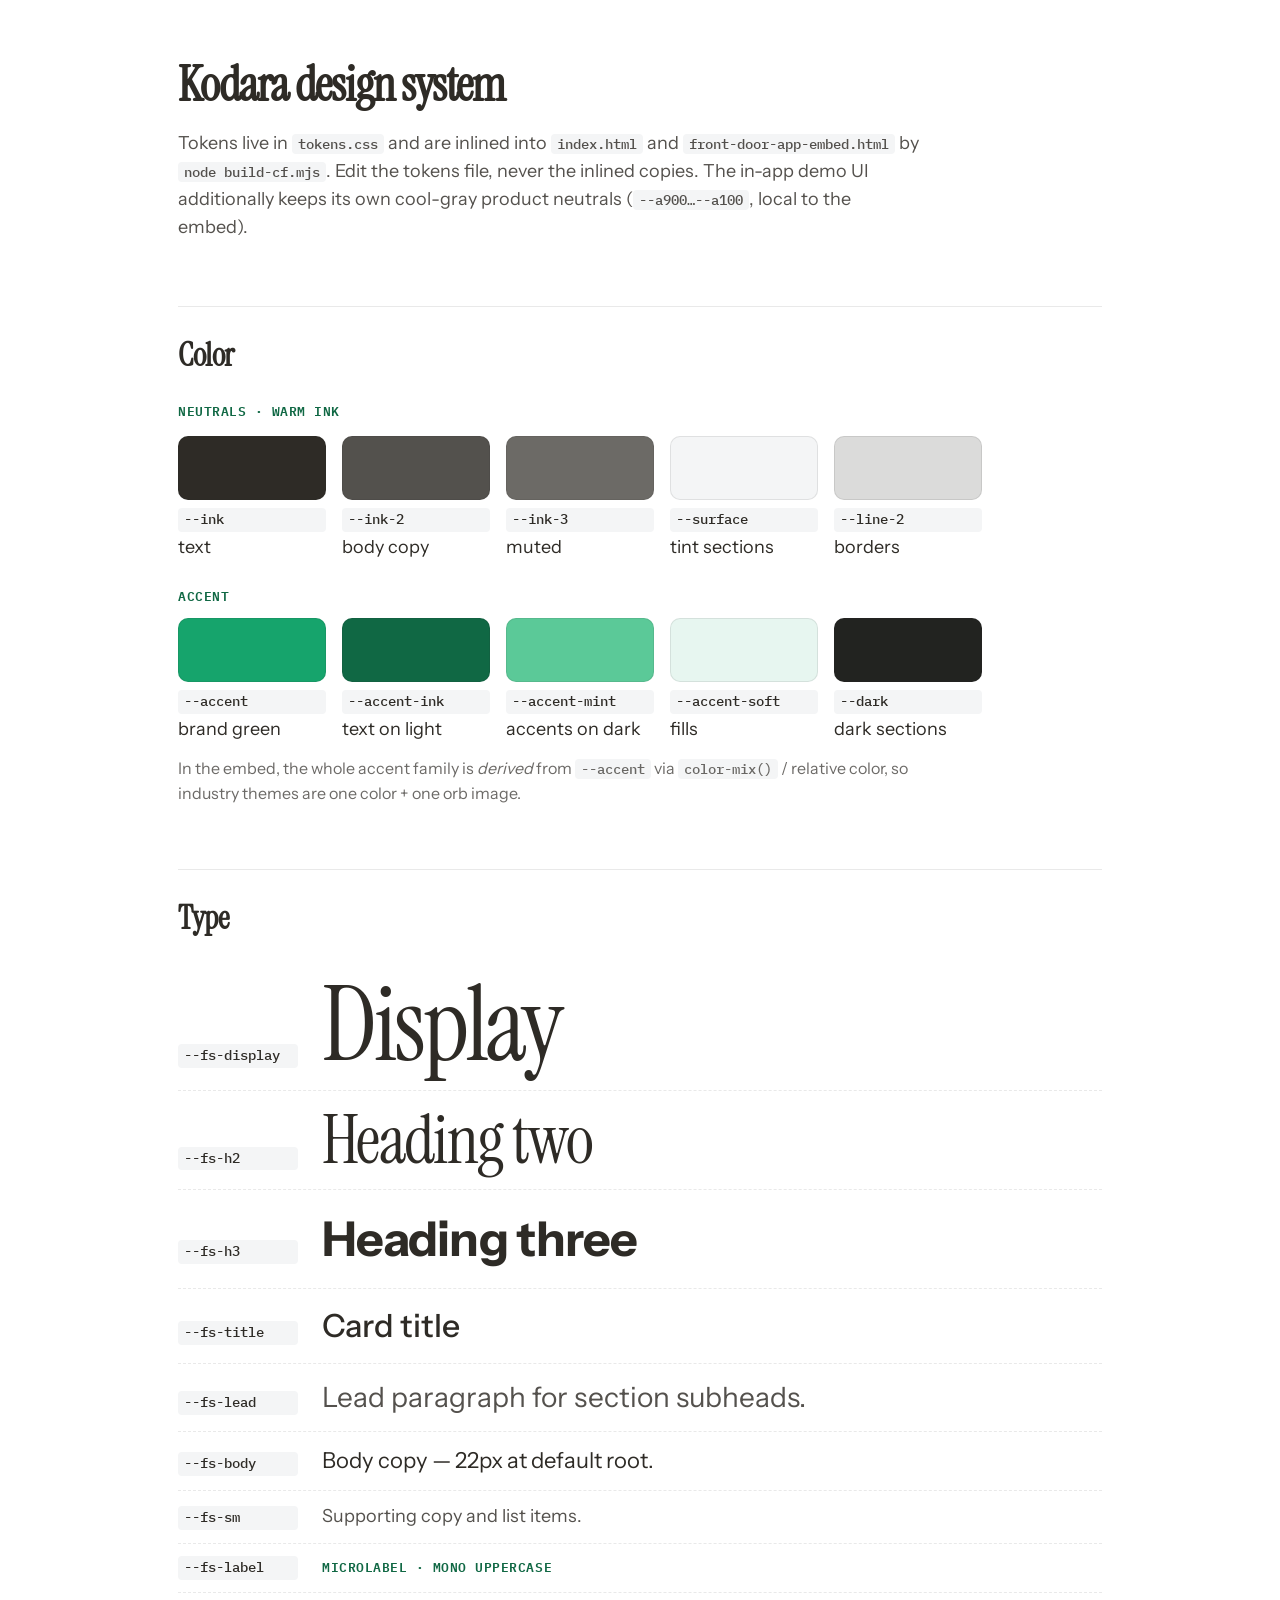
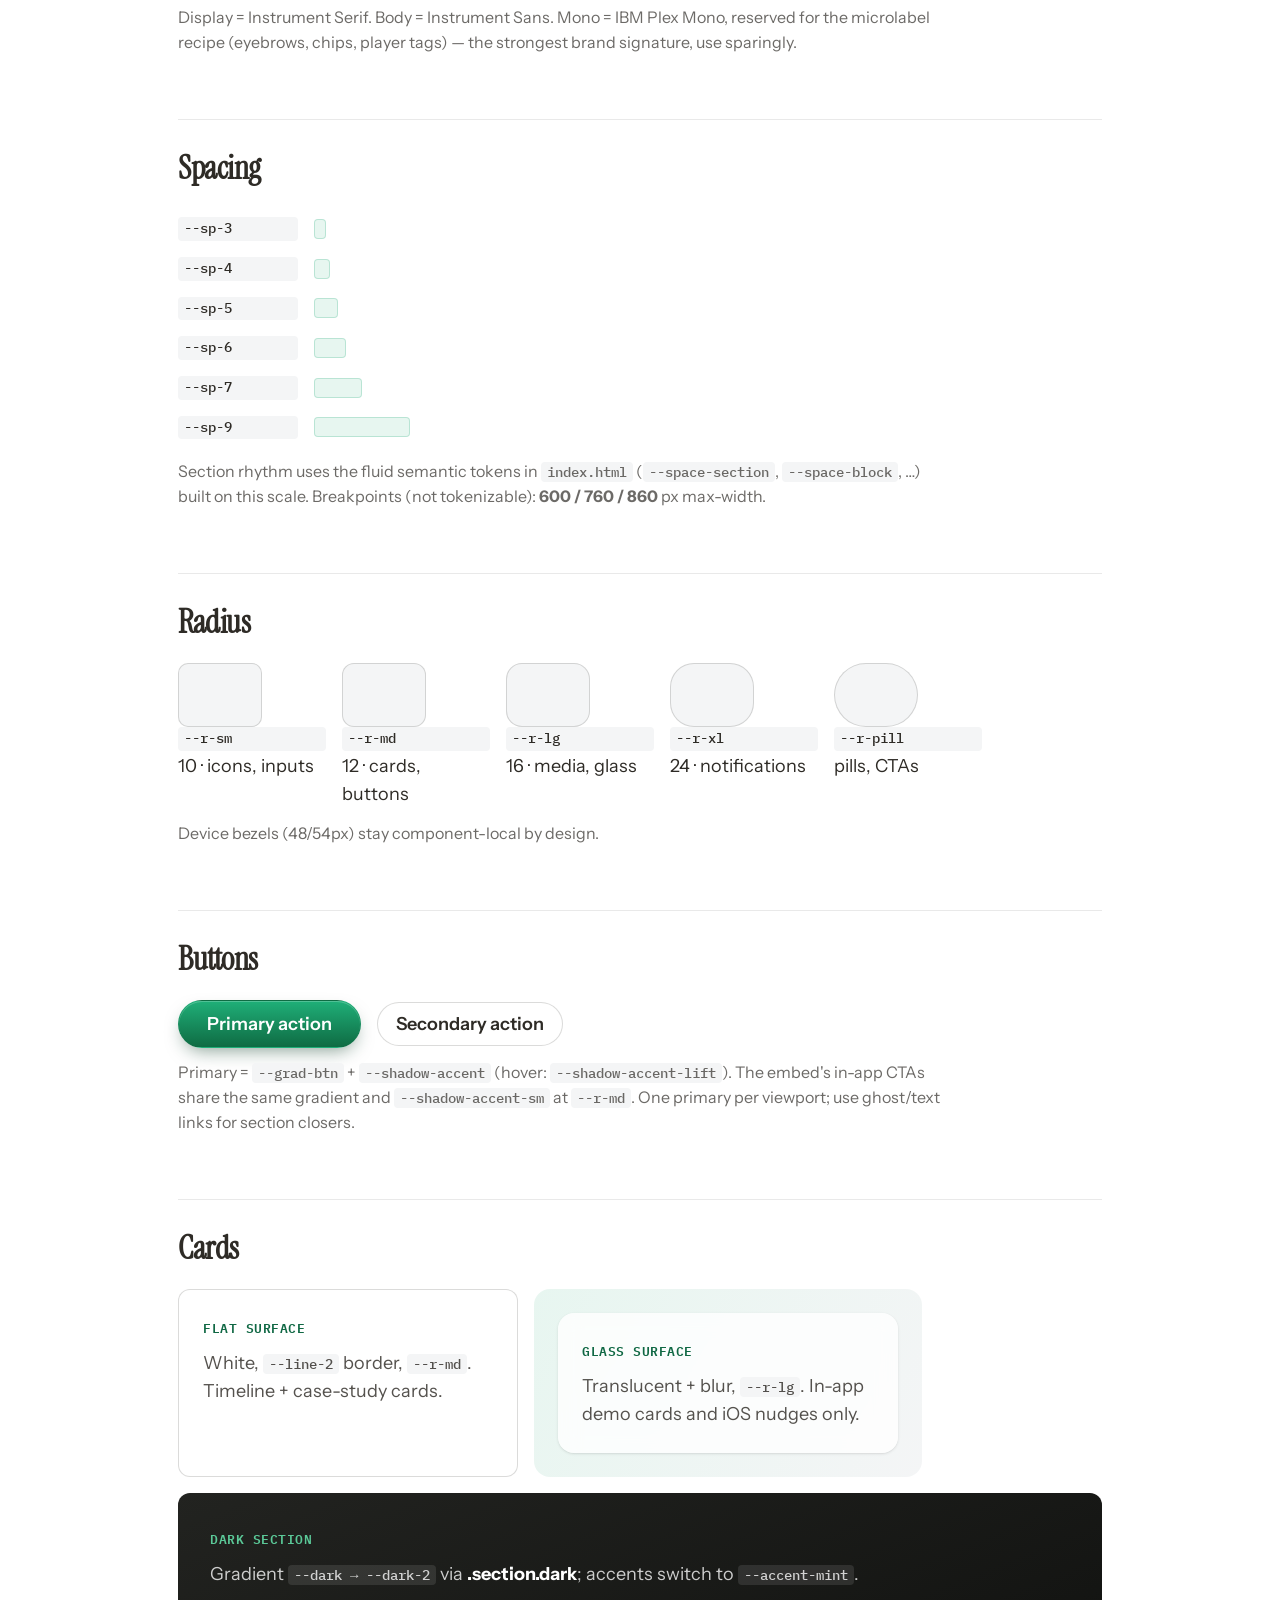
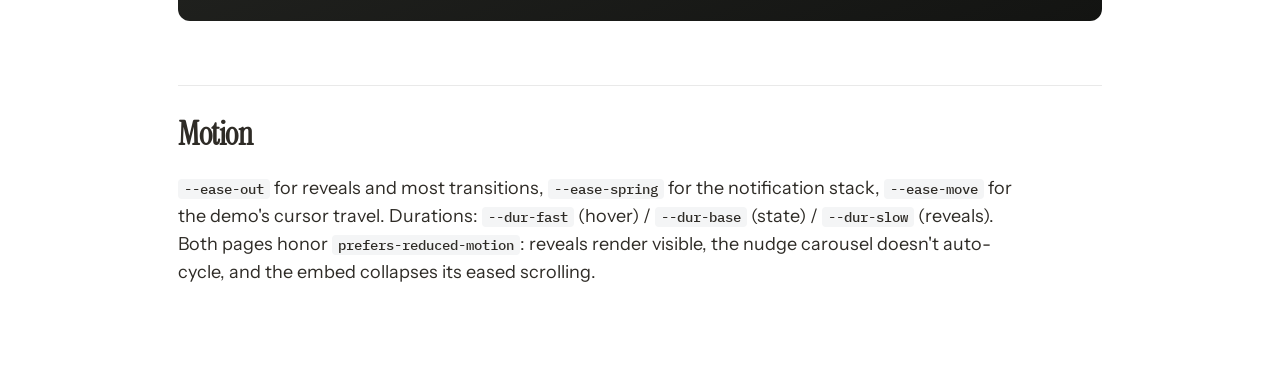
<file: styleguide.html>
<!DOCTYPE html>
<html lang="en">
<head>
<meta charset="UTF-8" />
<meta name="viewport" content="width=device-width, initial-scale=1.0" />
<title>Kodara · Style guide</title>
<meta name="robots" content="noindex" />
<link rel="stylesheet" href="tokens.css" />
<style>
/* internal reference page — consumes tokens.css directly; not part of the funnel */
@font-face{font-family:'IBM Plex Mono';font-style:normal;font-weight:500;font-display:swap;src:url(fonts/ibm-plex-mono-500-latin.woff2) format('woff2')}
@font-face{font-family:'IBM Plex Mono';font-style:normal;font-weight:600;font-display:swap;src:url(fonts/ibm-plex-mono-600-latin.woff2) format('woff2')}
@font-face{font-family:'Instrument Sans';font-style:normal;font-weight:400 700;font-stretch:100%;font-display:swap;src:url(fonts/instrument-sans-latin.woff2) format('woff2')}
@font-face{font-family:'Instrument Serif';font-style:normal;font-weight:400;font-display:swap;src:url(fonts/instrument-serif-latin.woff2) format('woff2')}
*{box-sizing:border-box;margin:0;padding:0}
body{font-family:var(--font-body);background:var(--bg);color:var(--ink);font-size:var(--fs-sm);line-height:1.55;padding:48px 28px 96px;max-width:980px;margin:0 auto}
h1{font-family:var(--font-display);font-size:var(--fs-h3);letter-spacing:var(--track-tighter);margin-bottom:var(--sp-2)}
.lede{color:var(--ink-2);max-width:62ch;margin-bottom:var(--sp-7)}
h2{font-family:var(--font-display);font-size:var(--fs-title);letter-spacing:var(--track-tight);margin:var(--sp-8) 0 var(--sp-4);padding-top:var(--sp-5);border-top:1px solid var(--line)}
.note{font-size:var(--fs-xs);color:var(--ink-3);margin-top:var(--sp-3);max-width:70ch}
.microlabel{font-family:var(--mono);font-size:var(--fs-label);font-weight:600;letter-spacing:.04em;text-transform:uppercase;color:var(--accent-ink)}
code{font-family:var(--mono);font-size:var(--fs-micro);background:var(--surface);padding:1px 6px;border-radius:4px}
/* swatches */
.row{display:flex;flex-wrap:wrap;gap:var(--sp-4)}
.sw{width:148px}
.sw-chip{height:64px;border-radius:var(--r-sm);border:1px solid var(--line);margin-bottom:var(--sp-2)}
.sw code{display:block;margin-bottom:2px}
/* type scale */
.type-row{display:flex;align-items:baseline;gap:var(--sp-5);padding:var(--sp-3) 0;border-bottom:1px dashed var(--line)}
.type-row code{flex:none;width:120px}
/* spacing + radius */
.bar{background:var(--accent-soft);border:1px solid var(--accent-line);height:20px;border-radius:4px}
.scale-row{display:flex;align-items:center;gap:var(--sp-4);padding:var(--sp-2) 0}
.scale-row code{flex:none;width:120px}
.rad{width:84px;height:64px;background:var(--surface);border:1px solid var(--line-2)}
/* buttons (page recipes) */
.btn{display:inline-flex;align-items:center;gap:8px;font-family:var(--font-body);font-weight:600;font-size:var(--fs-sm);border-radius:var(--r-pill);cursor:pointer;transition:transform var(--dur-fast) ease,box-shadow var(--dur-fast) ease,filter var(--dur-fast) ease;border:1px solid transparent;line-height:1}
.btn-primary{background:var(--grad-btn);color:#fff;padding:14px 28px;box-shadow:var(--shadow-accent),inset 0 1px 0 rgba(255,255,255,.22)}
.btn-primary:hover{filter:brightness(1.07);transform:translateY(-2px);box-shadow:var(--shadow-accent-lift),inset 0 1px 0 rgba(255,255,255,.28)}
.btn-ghost{background:var(--bg);color:var(--ink);padding:12px 18px;border-color:var(--line-2)}
.btn-ghost:hover{border-color:var(--ink-3);background:var(--surface)}
/* cards */
.card-flat{background:#fff;border:1px solid var(--line-2);border-radius:var(--r-md);padding:var(--sp-5);max-width:340px}
.card-glass{background:rgba(255,255,255,.8);backdrop-filter:blur(10px);-webkit-backdrop-filter:blur(10px);border-radius:var(--r-lg);padding:var(--sp-5);max-width:340px;box-shadow:var(--shadow-sm)}
.dark-demo{background:linear-gradient(158deg,var(--dark),var(--dark-2));border-radius:var(--r-md);padding:var(--sp-6);color:rgba(255,255,255,.78)}
.dark-demo strong{color:#fff}
.glass-strip{background:linear-gradient(120deg,var(--accent-soft),var(--surface));border-radius:var(--r-lg);padding:var(--sp-5)}
</style>
</head>
<body>

<h1>Kodara design system</h1>
<p class="lede">Tokens live in <code>tokens.css</code> and are inlined into <code>index.html</code> and <code>front-door-app-embed.html</code> by <code>node build-cf.mjs</code>. Edit the tokens file, never the inlined copies. The in-app demo UI additionally keeps its own cool-gray product neutrals (<code>--a900…--a100</code>, local to the embed).</p>

<h2>Color</h2>
<span class="microlabel">Neutrals · warm ink</span>
<div class="row" style="margin-top:12px">
  <div class="sw"><div class="sw-chip" style="background:var(--ink)"></div><code>--ink</code>text</div>
  <div class="sw"><div class="sw-chip" style="background:var(--ink-2)"></div><code>--ink-2</code>body copy</div>
  <div class="sw"><div class="sw-chip" style="background:var(--ink-3)"></div><code>--ink-3</code>muted</div>
  <div class="sw"><div class="sw-chip" style="background:var(--surface)"></div><code>--surface</code>tint sections</div>
  <div class="sw"><div class="sw-chip" style="background:var(--line-2)"></div><code>--line-2</code>borders</div>
</div>
<span class="microlabel" style="display:block;margin-top:24px">Accent</span>
<div class="row" style="margin-top:12px">
  <div class="sw"><div class="sw-chip" style="background:var(--accent)"></div><code>--accent</code>brand green</div>
  <div class="sw"><div class="sw-chip" style="background:var(--accent-ink)"></div><code>--accent-ink</code>text on light</div>
  <div class="sw"><div class="sw-chip" style="background:var(--accent-mint)"></div><code>--accent-mint</code>accents on dark</div>
  <div class="sw"><div class="sw-chip" style="background:var(--accent-soft)"></div><code>--accent-soft</code>fills</div>
  <div class="sw"><div class="sw-chip" style="background:var(--dark)"></div><code>--dark</code>dark sections</div>
</div>
<p class="note">In the embed, the whole accent family is <em>derived</em> from <code>--accent</code> via <code>color-mix()</code> / relative color, so industry themes are one color + one orb image.</p>

<h2>Type</h2>
<div class="type-row"><code>--fs-display</code><span style="font-family:var(--font-display);font-size:var(--fs-display);line-height:1.02;letter-spacing:-.03em">Display</span></div>
<div class="type-row"><code>--fs-h2</code><span style="font-family:var(--font-display);font-size:var(--fs-h2);line-height:1.1;letter-spacing:var(--track-tighter)">Heading two</span></div>
<div class="type-row"><code>--fs-h3</code><span style="font-weight:700;font-size:var(--fs-h3);letter-spacing:var(--track-tight)">Heading three</span></div>
<div class="type-row"><code>--fs-title</code><span style="font-weight:500;font-size:var(--fs-title)">Card title</span></div>
<div class="type-row"><code>--fs-lead</code><span style="font-size:var(--fs-lead);color:var(--ink-2)">Lead paragraph for section subheads.</span></div>
<div class="type-row"><code>--fs-body</code><span style="font-size:var(--fs-body)">Body copy — 22px at default root.</span></div>
<div class="type-row"><code>--fs-sm</code><span style="font-size:var(--fs-sm);color:var(--ink-2)">Supporting copy and list items.</span></div>
<div class="type-row"><code>--fs-label</code><span class="microlabel">Microlabel · mono uppercase</span></div>
<p class="note">Display = Instrument Serif. Body = Instrument Sans. Mono = IBM Plex Mono, reserved for the microlabel recipe (eyebrows, chips, player tags) — the strongest brand signature, use sparingly.</p>

<h2>Spacing</h2>
<div class="scale-row"><code>--sp-3</code><div class="bar" style="width:.75rem"></div></div>
<div class="scale-row"><code>--sp-4</code><div class="bar" style="width:1rem"></div></div>
<div class="scale-row"><code>--sp-5</code><div class="bar" style="width:1.5rem"></div></div>
<div class="scale-row"><code>--sp-6</code><div class="bar" style="width:2rem"></div></div>
<div class="scale-row"><code>--sp-7</code><div class="bar" style="width:3rem"></div></div>
<div class="scale-row"><code>--sp-9</code><div class="bar" style="width:6rem"></div></div>
<p class="note">Section rhythm uses the fluid semantic tokens in <code>index.html</code> (<code>--space-section</code>, <code>--space-block</code>, …) built on this scale. Breakpoints (not tokenizable): <strong>600 / 760 / 860</strong> px max-width.</p>

<h2>Radius</h2>
<div class="row">
  <div class="sw"><div class="rad" style="border-radius:var(--r-sm)"></div><code>--r-sm</code>10 · icons, inputs</div>
  <div class="sw"><div class="rad" style="border-radius:var(--r-md)"></div><code>--r-md</code>12 · cards, buttons</div>
  <div class="sw"><div class="rad" style="border-radius:var(--r-lg)"></div><code>--r-lg</code>16 · media, glass</div>
  <div class="sw"><div class="rad" style="border-radius:var(--r-xl)"></div><code>--r-xl</code>24 · notifications</div>
  <div class="sw"><div class="rad" style="border-radius:var(--r-pill)"></div><code>--r-pill</code>pills, CTAs</div>
</div>
<p class="note">Device bezels (48/54px) stay component-local by design.</p>

<h2>Buttons</h2>
<div class="row" style="align-items:center">
  <button class="btn btn-primary">Primary action</button>
  <button class="btn btn-ghost">Secondary action</button>
</div>
<p class="note">Primary = <code>--grad-btn</code> + <code>--shadow-accent</code> (hover: <code>--shadow-accent-lift</code>). The embed's in-app CTAs share the same gradient and <code>--shadow-accent-sm</code> at <code>--r-md</code>. One primary per viewport; use ghost/text links for section closers.</p>

<h2>Cards</h2>
<div class="row">
  <div class="card-flat"><span class="microlabel">Flat surface</span><p style="margin-top:8px;color:var(--ink-2)">White, <code>--line-2</code> border, <code>--r-md</code>. Timeline + case-study cards.</p></div>
  <div class="glass-strip"><div class="card-glass"><span class="microlabel">Glass surface</span><p style="margin-top:8px;color:var(--ink-2)">Translucent + blur, <code>--r-lg</code>. In-app demo cards and iOS nudges only.</p></div></div>
</div>
<div class="dark-demo" style="margin-top:16px"><span class="microlabel" style="color:var(--accent-mint)">Dark section</span><p style="margin-top:8px">Gradient <code style="background:rgba(255,255,255,.1)">--dark → --dark-2</code> via <strong>.section.dark</strong>; accents switch to <code style="background:rgba(255,255,255,.1)">--accent-mint</code>.</p></div>

<h2>Motion</h2>
<p style="max-width:70ch"><code>--ease-out</code> for reveals and most transitions, <code>--ease-spring</code> for the notification stack, <code>--ease-move</code> for the demo's cursor travel. Durations: <code>--dur-fast</code> (hover) / <code>--dur-base</code> (state) / <code>--dur-slow</code> (reveals). Both pages honor <code>prefers-reduced-motion</code>: reveals render visible, the nudge carousel doesn't auto-cycle, and the embed collapses its eased scrolling.</p>

</body>
</html>
</file>
<file: tokens.css>
/* Kodara design tokens — single source of truth.
   Edit THIS file, then run `node build-cf.mjs`: it re-inlines this block into
   index.html and front-door-app-embed.html (between the tokens markers) and
   regenerates the ClickFunnels embeds. Never edit the inlined copies. */
:root{
  /* neutrals — warm ink (marketing layer; the in-app demo UI keeps its own cool-gray neutrals) */
  --bg:#FFFFFF; --surface:#F4F5F6; --surface-2:#FAFBFC;
  --ink:#2E2B26; --ink-2:rgba(46,43,38,.82); --ink-3:rgba(46,43,38,.70);
  --line:rgba(46,43,38,.10); --line-2:rgba(46,43,38,.17);
  /* accent */
  --accent:#16A46C; --accent-ink:#106844; --accent-mint:#5BC998;
  --accent-soft:rgba(22,164,108,.10); --accent-line:rgba(22,164,108,.22);
  /* dark sections */
  --dark:#222320; --dark-2:#131412;
  /* buttons */
  --btnA:#1faf78; --btnB:#0f6b43;
  --grad-btn:linear-gradient(180deg,var(--btnA),var(--btnB));
  /* shadows */
  --shadow-accent:0 8px 18px -6px rgba(12,61,38,.5);
  --shadow-accent-lift:0 16px 30px -8px rgba(12,61,38,.6);
  --shadow-accent-sm:0 6px 16px -4px rgba(12,61,38,.45);
  --shadow-mockup:0 20px 25px -5px rgba(0,0,0,0.1),0 8px 10px -6px rgba(0,0,0,0.1);
  --shadow-sm:0 1px 3px 0 rgba(0,0,0,0.1),0 1px 2px -1px rgba(0,0,0,0.1);
  --shadow-device:0 50px 90px -34px rgba(46,43,38,.42);
  /* radius scale */
  --r-sm:10px; --r-md:12px; --r-lg:16px; --r-xl:24px; --r-pill:999px;
  /* z-index (page layer) */
  --z-nav:60; --z-overlay:40;
  /* motion */
  --ease-out:cubic-bezier(.2,.7,.2,1);
  --ease-spring:cubic-bezier(.32,.72,0,1);
  --ease-move:cubic-bezier(.5,0,.2,1);
  --dur-fast:.15s; --dur-base:.3s; --dur-slow:.55s;
  /* type — rem modular scale (respects user font-size); body 22px @16 root */
  --fs-micro:.875rem; --fs-xs:1rem; --fs-sm:1.125rem; --fs-body:1.375rem;
  --fs-lead:clamp(1.5rem, 1.2rem + 1vw, 1.75rem);
  --fs-title:clamp(1.625rem, 1.35rem + .9vw, 2rem);
  --fs-h3:clamp(1.875rem, 1.4rem + 2vw, 3.25rem);
  --fs-h2:clamp(2.375rem, 1.5rem + 3.4vw, 4.75rem);
  --fs-display:clamp(2.5rem, 1.2rem + 6.6vw, 6.5rem);
  --fs-label:.8125rem;
  /* tracking */
  --track-tight:-.015em; --track-tighter:-.025em;
  /* spacing — 8pt grid in rem (scales with user font-size) */
  --sp-1:.25rem; --sp-2:.5rem; --sp-3:.75rem; --sp-4:1rem; --sp-5:1.5rem; --sp-6:2rem; --sp-7:3rem; --sp-8:4rem; --sp-9:6rem;
  /* fonts */
  --font-display:"Instrument Serif",serif;
  --font-body:"Instrument Sans",sans-serif;
  --mono:"IBM Plex Mono",monospace;
  /* decorative grid */
  --grid-opacity:0.12;
}
/* Breakpoints cannot be custom properties. Canonical set: 600 / 760 / 860 px max-width. */
</file>
